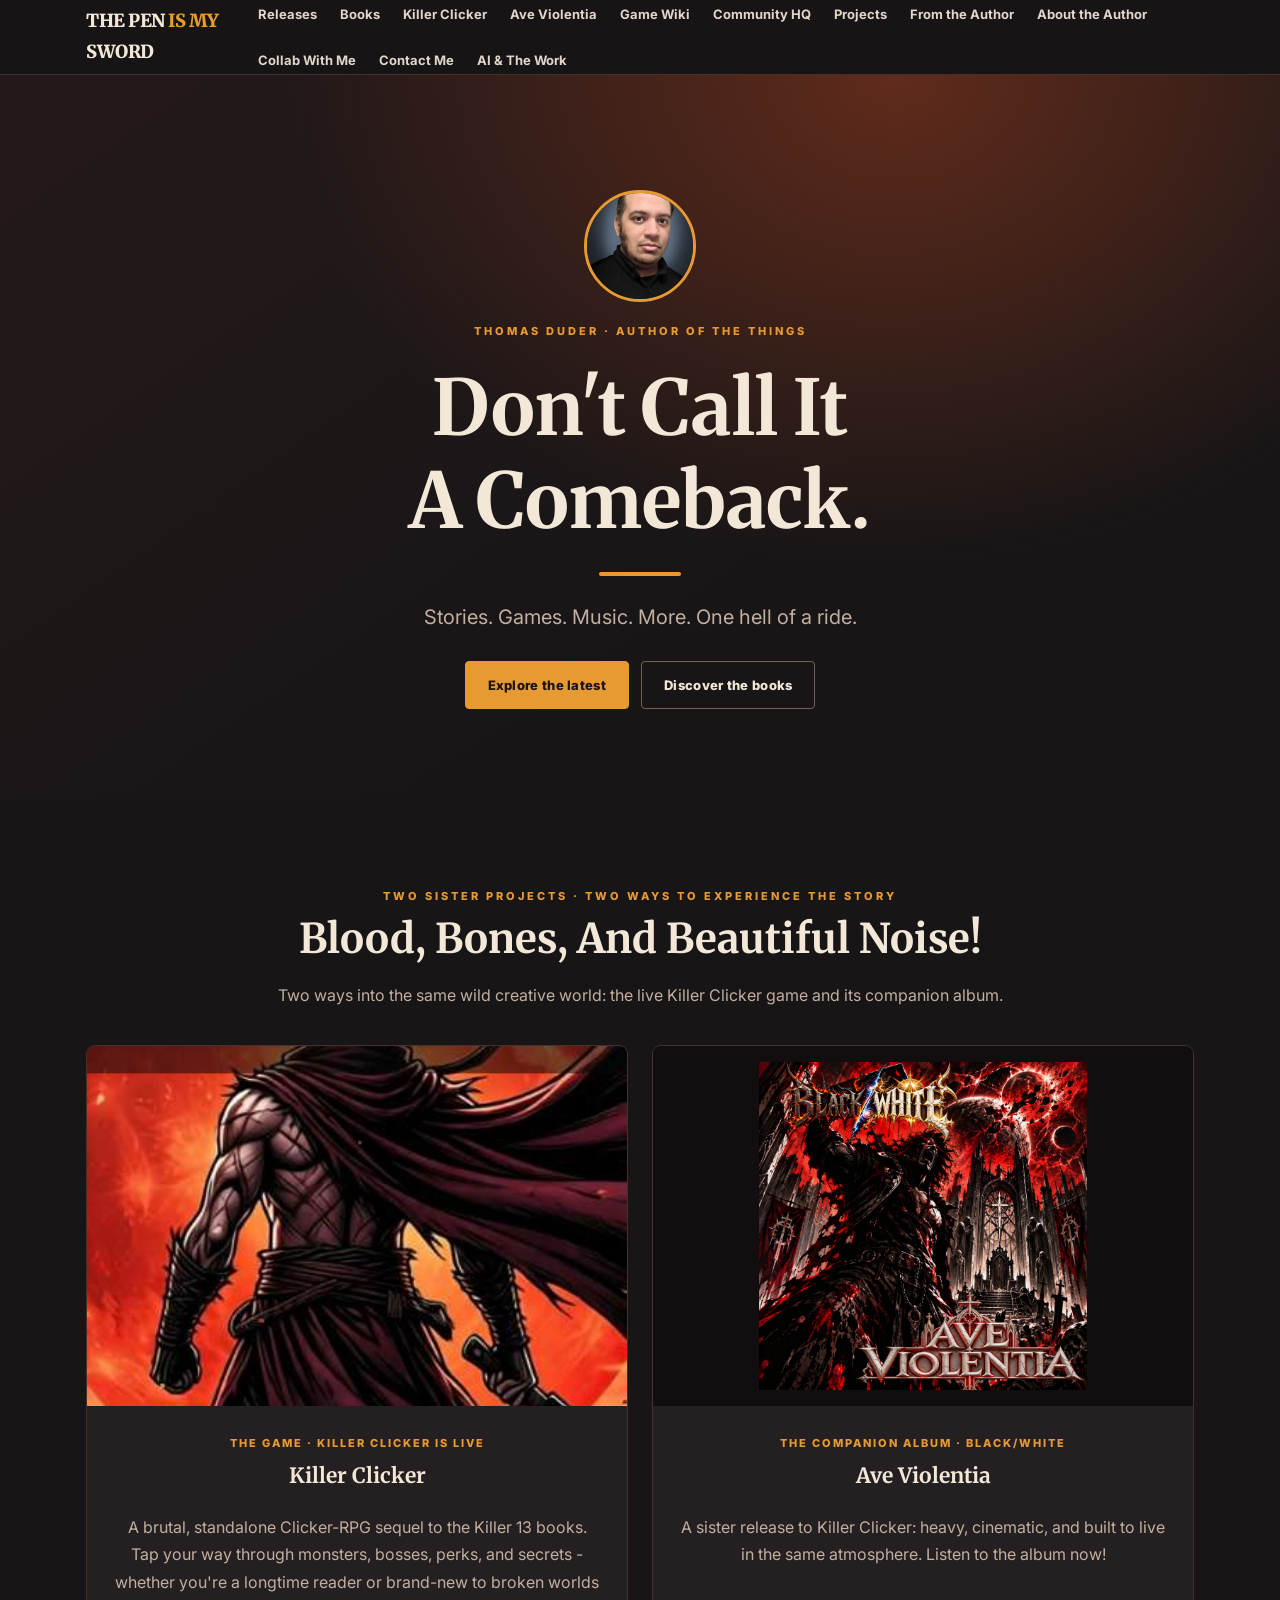
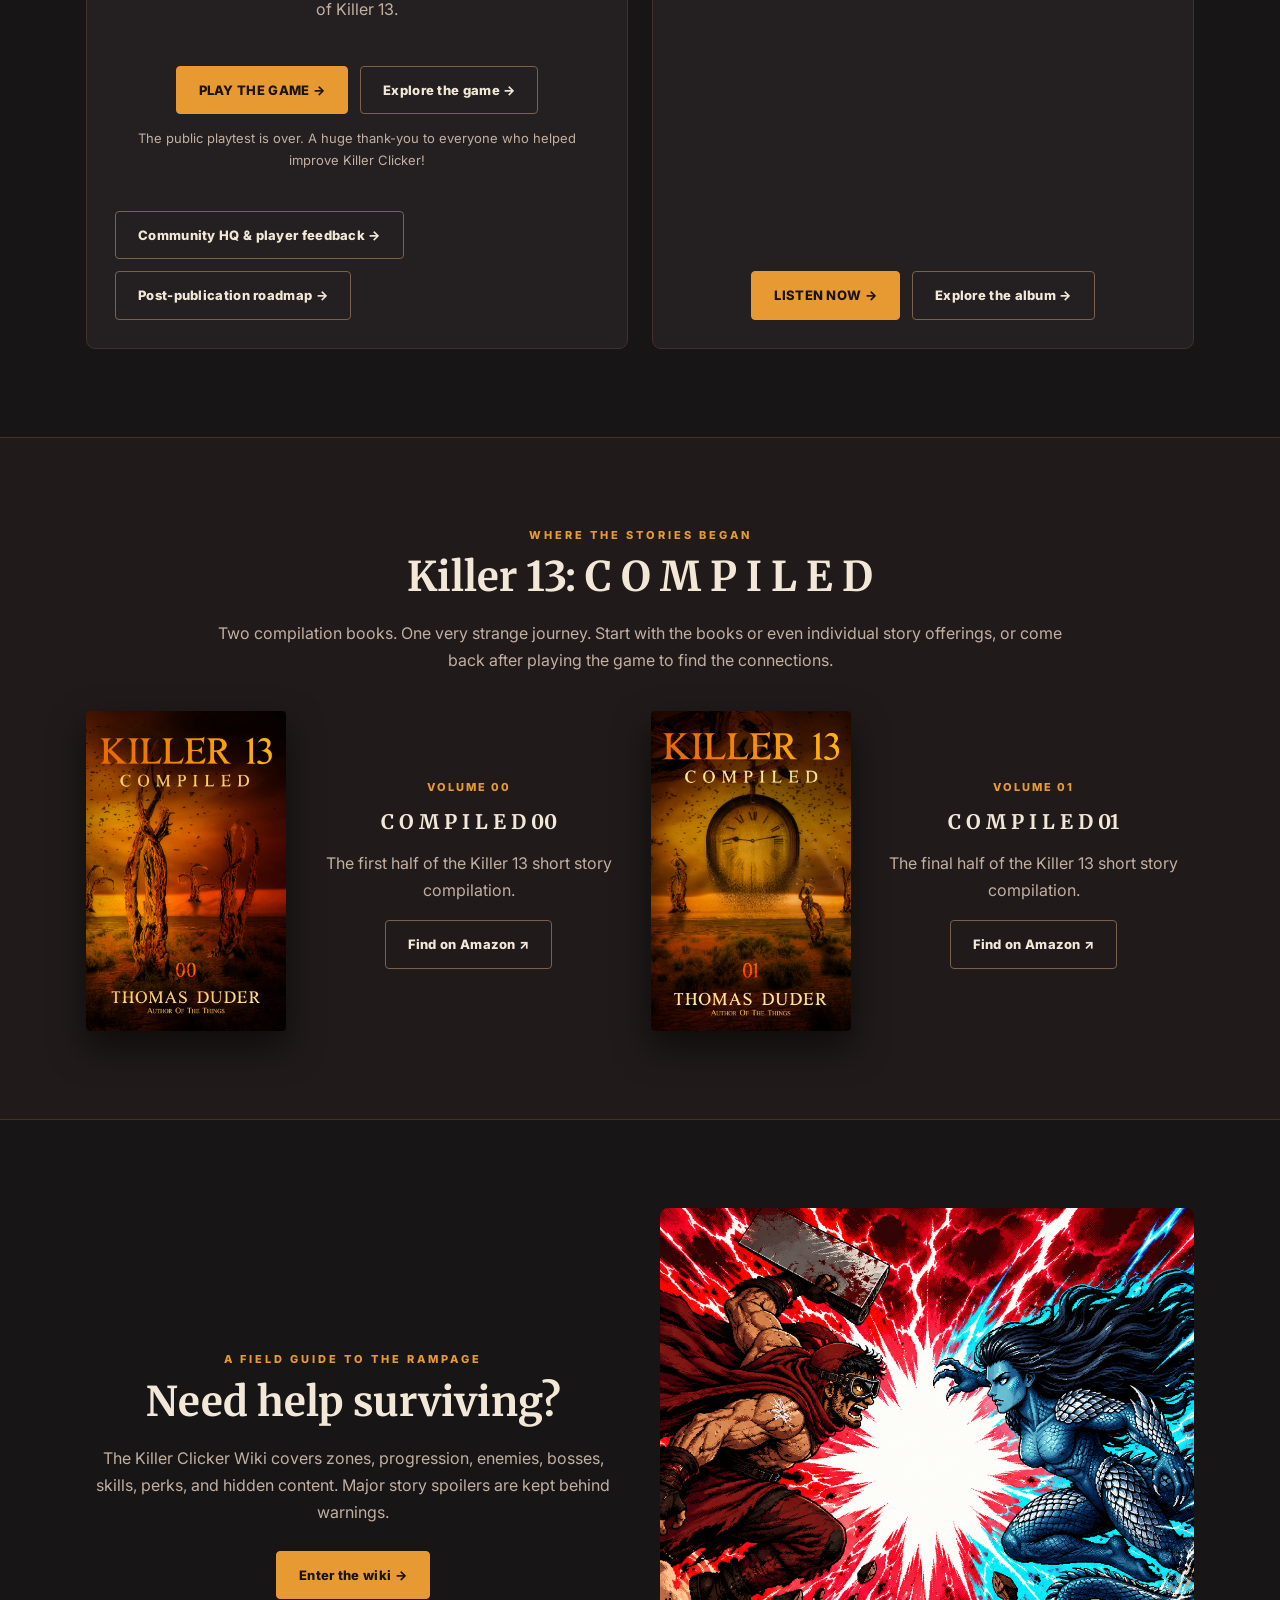
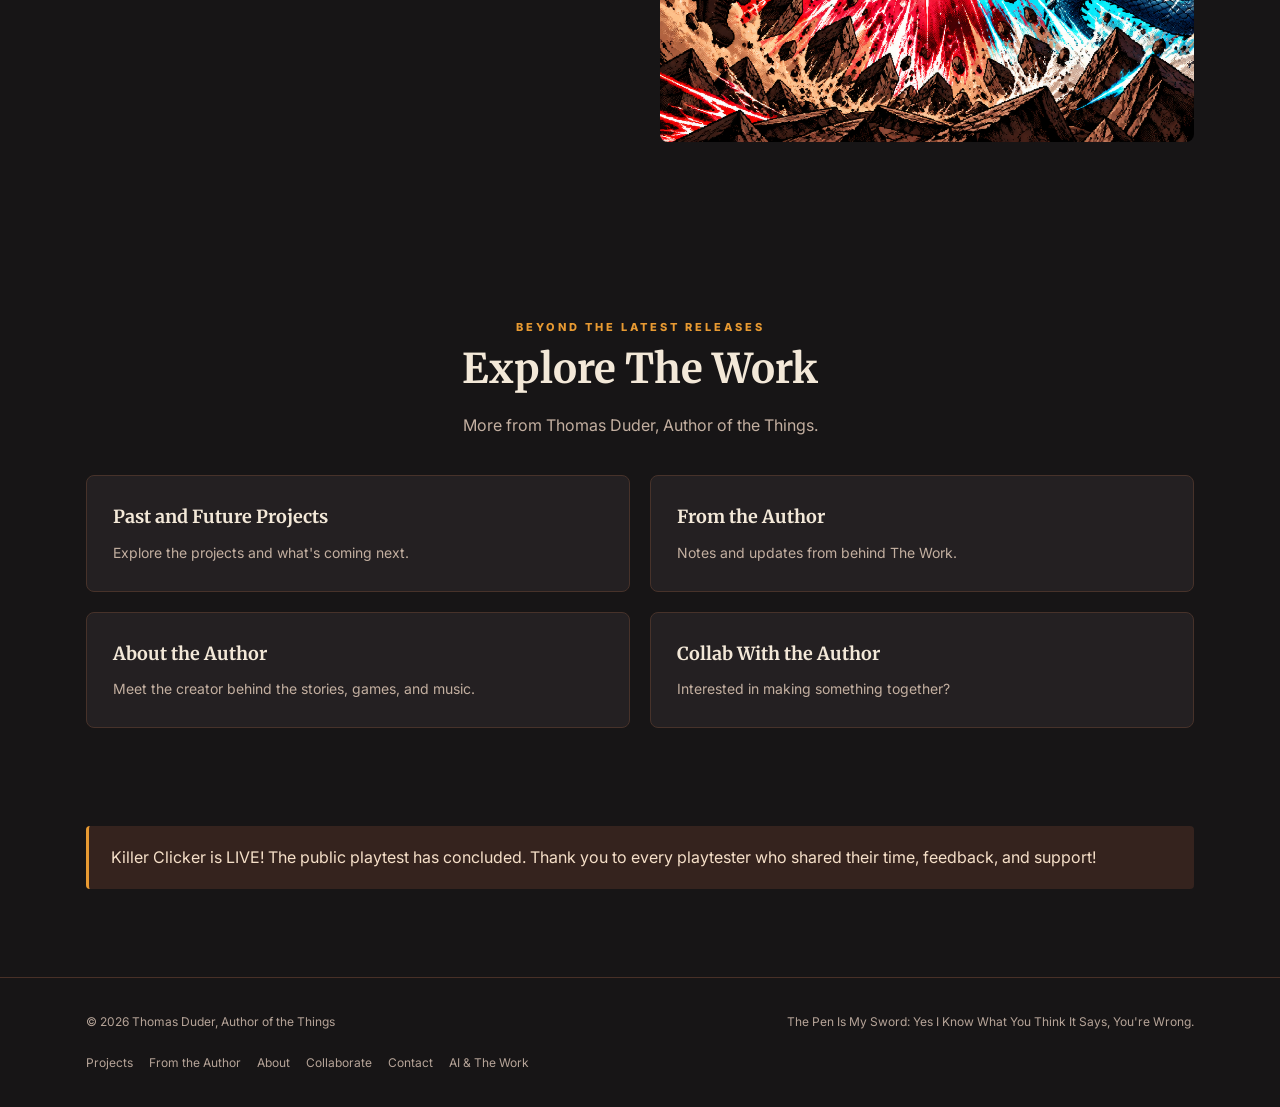
<file: index.html>
<!DOCTYPE html>

<html lang="en"><head><meta charset="utf-8"/><meta content="width=device-width,initial-scale=1" name="viewport"/><meta content="#171516" name="theme-color"/><meta content="Explore the fiction, games, and music of Thomas Duder, Author of the Things. Discover Killer 13, the Killer Clicker RPG, and BLACK/WHITE: Ave Violentia." name="description"/><title>The Pen Is My Sword | Thomas Duder, Author of the Things</title><link href="style.css" rel="stylesheet"/><link href="https://www.thepenismysword.com/" rel="canonical"/><meta content="index, follow, max-image-preview:large, max-snippet:-1, max-video-preview:-1" name="robots"/><meta content="website" property="og:type"/><meta content="The Pen Is My Sword" property="og:site_name"/><meta content="The Pen Is My Sword | Thomas Duder, Author of the Things" property="og:title"/><meta content="Explore the fiction, games, and music of Thomas Duder, Author of the Things. Discover Killer 13, the Killer Clicker RPG, and BLACK/WHITE: Ave Violentia." property="og:description"/><meta content="https://www.thepenismysword.com/" property="og:url"/><meta content="https://www.thepenismysword.com/assets/game.jpg" property="og:image"/><meta content="The Pen Is My Sword | Thomas Duder, Author of the Things" property="og:image:alt"/><meta content="summary_large_image" name="twitter:card"/><meta content="The Pen Is My Sword | Thomas Duder, Author of the Things" name="twitter:title"/><meta content="Explore the fiction, games, and music of Thomas Duder, Author of the Things. Discover Killer 13, the Killer Clicker RPG, and BLACK/WHITE: Ave Violentia." name="twitter:description"/><meta content="https://www.thepenismysword.com/assets/game.jpg" name="twitter:image"/><script type="application/ld+json">{"@context": "https://schema.org", "@graph": [{"@type": "WebSite", "@id": "https://www.thepenismysword.com/#website", "url": "https://www.thepenismysword.com/", "name": "The Pen Is My Sword", "description": "Explore the fiction, games, and music of Thomas Duder, Author of the Things. Discover Killer 13, the Killer Clicker RPG, and BLACK/WHITE: Ave Violentia.", "publisher": {"@id": "https://www.thepenismysword.com/#author"}}, {"@type": "Person", "@id": "https://www.thepenismysword.com/#author", "name": "Thomas Duder", "alternateName": "Thomas Duder, Author of the Things", "url": "https://www.thepenismysword.com/", "image": "https://www.thepenismysword.com/assets/thomas-duder-author.jpg"}]}</script>
<style>
/* Homepage project cards and footer links */
.future-grid {
  display: grid;
  grid-template-columns: repeat(2, minmax(0, 1fr));
  gap: 20px;
}
.future-grid > a {
  display: flex;
  flex-direction: column;
  gap: 8px;
  padding: 26px;
  background: var(--panel, #242022);
  border: 1px solid #47322a;
  border-radius: 8px;
  text-decoration: none;
  min-width: 0;
}
.future-grid > a:hover { border-color: var(--gold, #e89a32); }
.future-grid strong { font-family: Merriweather, Georgia, serif; font-size: 18px; }
.future-grid span { color: var(--muted, #c3afa0); font-size: 14px; }
.footer-extras { display: flex; flex-wrap: wrap; align-items: center; gap: 8px 16px; }
.footer-extras a { text-decoration: none; white-space: nowrap; }
@media (max-width: 650px) {
  .future-grid { grid-template-columns: 1fr; }
  .footer-extras { justify-content: center; }
}
</style>
</head><body><header class="nav"><div class="wrap navin"><a class="brand" href="">THE PEN <em>IS MY</em> SWORD</a><nav class="links"><a href="#releases">Releases</a><a href="#books">Books</a><a href="killer-clicker.html">Killer Clicker</a><a href="ave-violentia.html">Ave Violentia</a><a href="wiki/">Game Wiki</a><a href="killer-clicker-playtest.html">Community HQ</a><a href="projects.html">Projects</a><a href="from-the-author.html">From the Author</a><a href="about.html">About the Author</a><a href="collab.html">Collab With Me</a><a href="contact.html">Contact Me</a><a href="ai-statement.html">AI &amp; The Work</a></nav></div></header><main><div class="hero"><div class="wrap"><img alt="Author portrait of Thomas Duder, Author of the Things" class="author-portrait" decoding="async" height="112" src="assets/thomas-duder-author.jpg" width="112"/><div class="eyebrow">Thomas Duder · Author of the Things</div><h1>Don't Call It<br/>A Comeback.</h1><div class="rule"></div><p>Stories.  Games.  Music.  More.  One hell of a ride.</p><div class="actions"><a class="btn" href="#releases">Explore the latest</a><a class="btn secondary" href="#books">Discover the books</a></div></div></div><section id="releases"><div class="wrap">
<div class="sectionhead">
<div class="eyebrow">Two sister projects · Two ways to experience the story</div>
<h2>Blood, Bones, And Beautiful Noise!</h2>
<p>Two ways into the same wild creative world: the live Killer Clicker game and its companion album.</p>
</div>
<div class="duo">
<article class="feature game">
<img alt="Official Killer Clicker title artwork" decoding="async" src="assets/game.jpg"/>
<div class="content">
<span class="label">The game · Killer Clicker is LIVE</span>
<h3>Killer Clicker</h3>
<p>A brutal, standalone Clicker-RPG sequel to the Killer 13 books.  Tap your way through monsters, bosses, perks, and secrets - whether you're a longtime reader or brand-new to broken worlds of Killer 13.</p>
<div class="actions">
<a class="btn" href="https://makeplay.ai/p/34j8pznbsa" rel="noopener noreferrer" target="_blank">PLAY THE GAME →</a>
<a class="btn secondary" href="killer-clicker.html">Explore the game →</a>
</div>
<p class="small">The public playtest is over.  A huge thank-you to everyone who helped improve Killer Clicker!</p><div class="actions"><a class="btn secondary" href="killer-clicker-playtest.html">Community HQ &amp; player feedback →</a><a class="btn secondary" href="killer-clicker-playtest.html#roadmap">Post-publication roadmap →</a></div></div>
</article>
<article class="feature album">
<img alt="BLACK/WHITE Ave Violentia album cover" decoding="async" src="assets/album.png"/>
<div class="content">
<span class="label">The companion album · BLACK/WHITE</span>
<h3>Ave Violentia</h3>
<p>A sister release to Killer Clicker: heavy, cinematic, and built to live in the same atmosphere.  Listen to the album now!</p>
<div class="actions">
<a class="btn" href="https://www.youtube.com/playlist?list=PLbl0sF8eewJY" rel="noopener noreferrer" target="_blank">LISTEN NOW →</a>
<a class="btn secondary" href="ave-violentia.html">Explore the album →</a>
</div>
</div>
</article>
</div>
</div></section><section class="books" id="books"><div class="wrap"><div class="sectionhead"><div class="eyebrow">Where the stories began</div><h2>Killer 13: C O M P I L E D</h2><p>Two compilation books.  One very strange journey.  Start with the books or even individual story offerings, or come back after playing the game to find the connections.</p></div><div class="bookgrid"><img alt="Killer 13 Compiled 00 official book cover" decoding="async" src="assets/book00.jpg"/><div><span class="label">Volume 00</span><h3>C O M P I L E D 00</h3><p>The first half of the Killer 13 short story compilation.</p><a class="btn secondary" href="https://www.amazon.com/dp/B09Z28NG97" rel="noopener" target="_blank">Find on Amazon ↗</a></div><img alt="Killer 13 Compiled 01 official book cover" decoding="async" src="assets/book01.jpg"/><div><span class="label">Volume 01</span><h3>C O M P I L E D 01</h3><p>The final half of the Killer 13 short story compilation.</p><a class="btn secondary" href="https://www.amazon.com/dp/B09Z1NYMBM/" rel="noopener" target="_blank">Find on Amazon ↗</a></div></div></div></section><section><div class="wrap wide"><div><div class="eyebrow">A field guide to the rampage</div><h2>Need help surviving?</h2><p>The Killer Clicker Wiki covers zones, progression, enemies, bosses, skills, perks, and hidden content. Major story spoilers are kept behind warnings.</p><a class="btn" href="wiki/">Enter the wiki →</a></div><img alt="Killer Clicker promotional art showing 13 in battle" decoding="async" src="assets/clash.png"/></div></section><section class="future-pages"><div class="wrap"><div class="sectionhead"><div class="eyebrow">Beyond the latest releases</div><h2>Explore The Work</h2><p>More from Thomas Duder, Author of the Things.</p></div><div class="future-grid"><a href="projects.html"><strong>Past and Future Projects</strong><span>Explore the projects and what's coming next.</span></a><a href="from-the-author.html"><strong>From the Author</strong><span>Notes and updates from behind The Work.</span></a><a href="about.html"><strong>About the Author</strong><span>Meet the creator behind the stories, games, and music.</span></a><a href="collab.html"><strong>Collab With the Author</strong><span>Interested in making something together?</span></a></div></div></section><section style="padding-top:10px"><div class="wrap"><div class="notice">Killer Clicker is LIVE!  The public playtest has concluded.  Thank you to every playtester who shared their time, feedback, and support!</div></div></section></main><footer class="footer"><div class="wrap"><span>© 2026 Thomas Duder, Author of the Things</span><span>The Pen Is My Sword: Yes I Know What You Think It Says, You're Wrong.</span><div class="footer-extras"><a href="projects.html">Projects</a><a href="from-the-author.html">From the Author</a><a href="about.html">About</a><a href="collab.html">Collaborate</a><a href="contact.html">Contact</a><a href="ai-statement.html">AI &amp; The Work</a></div></div></footer></body></html>
</file>
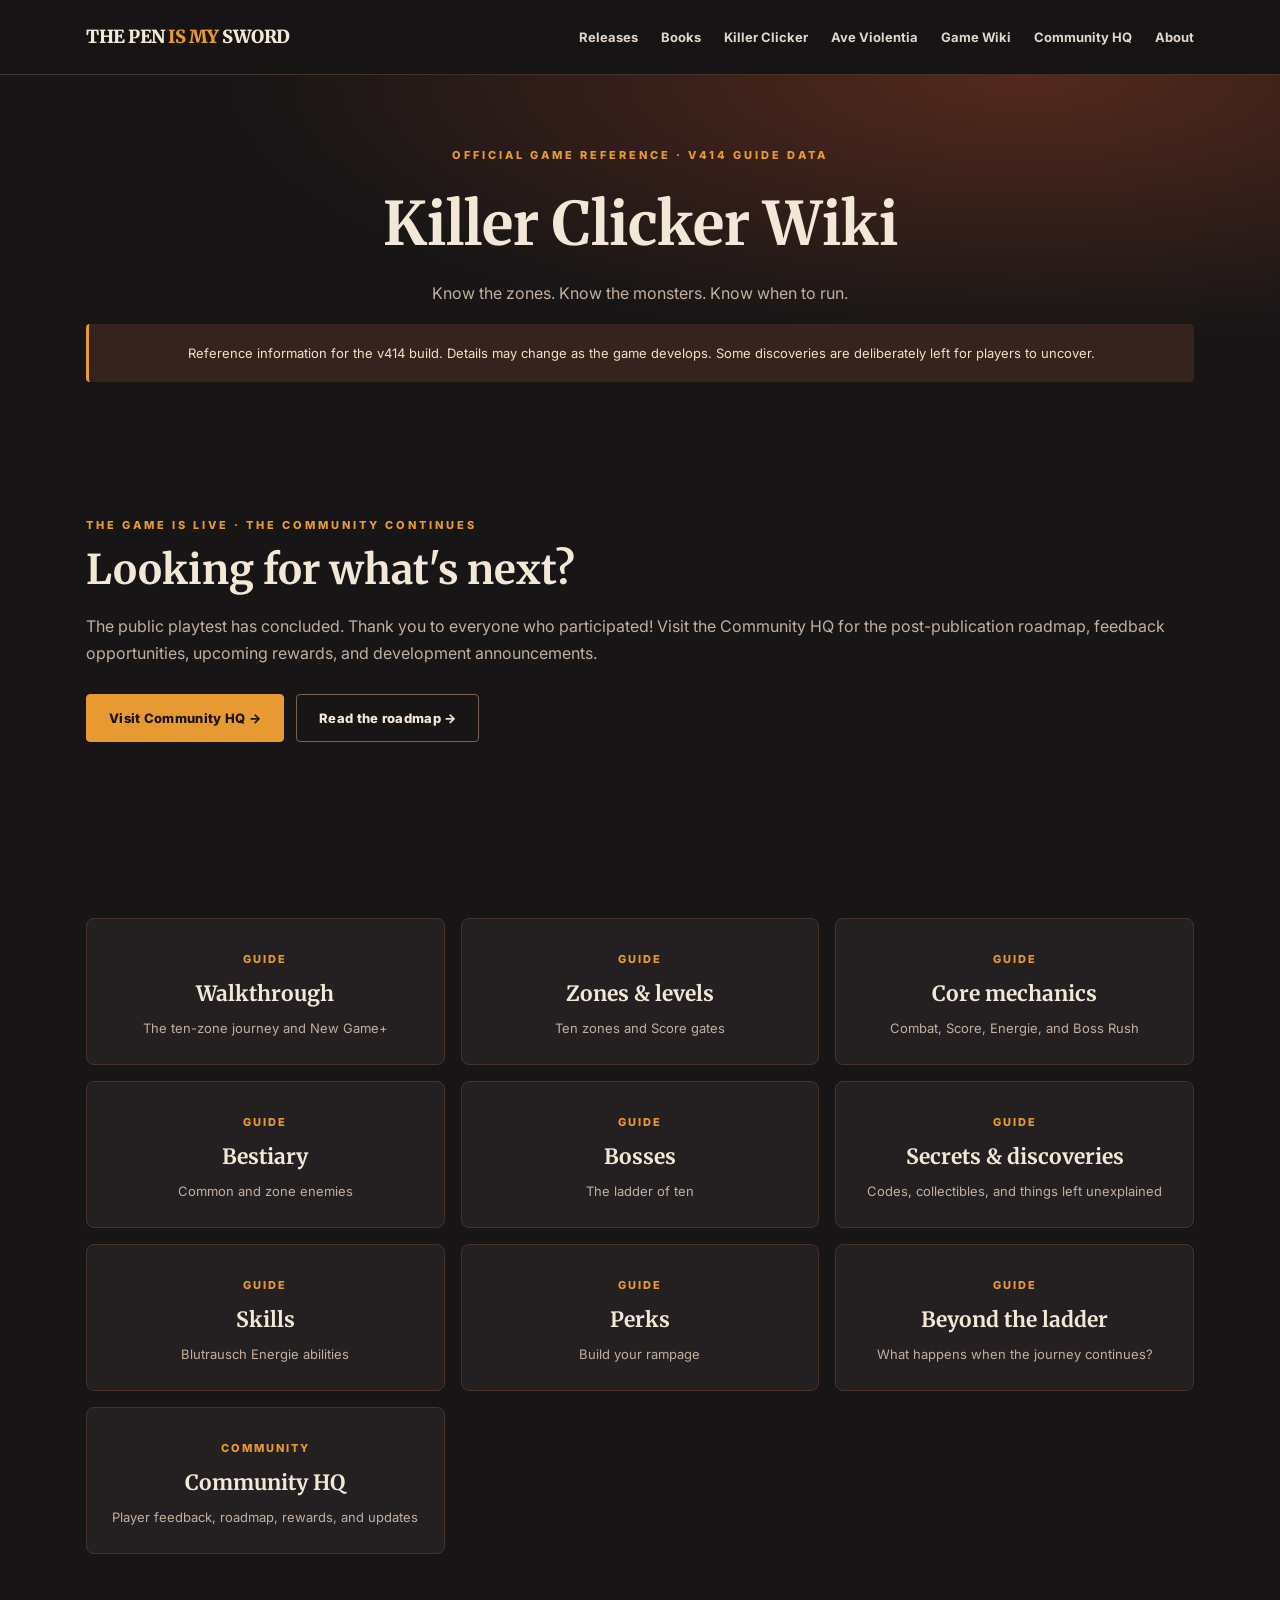
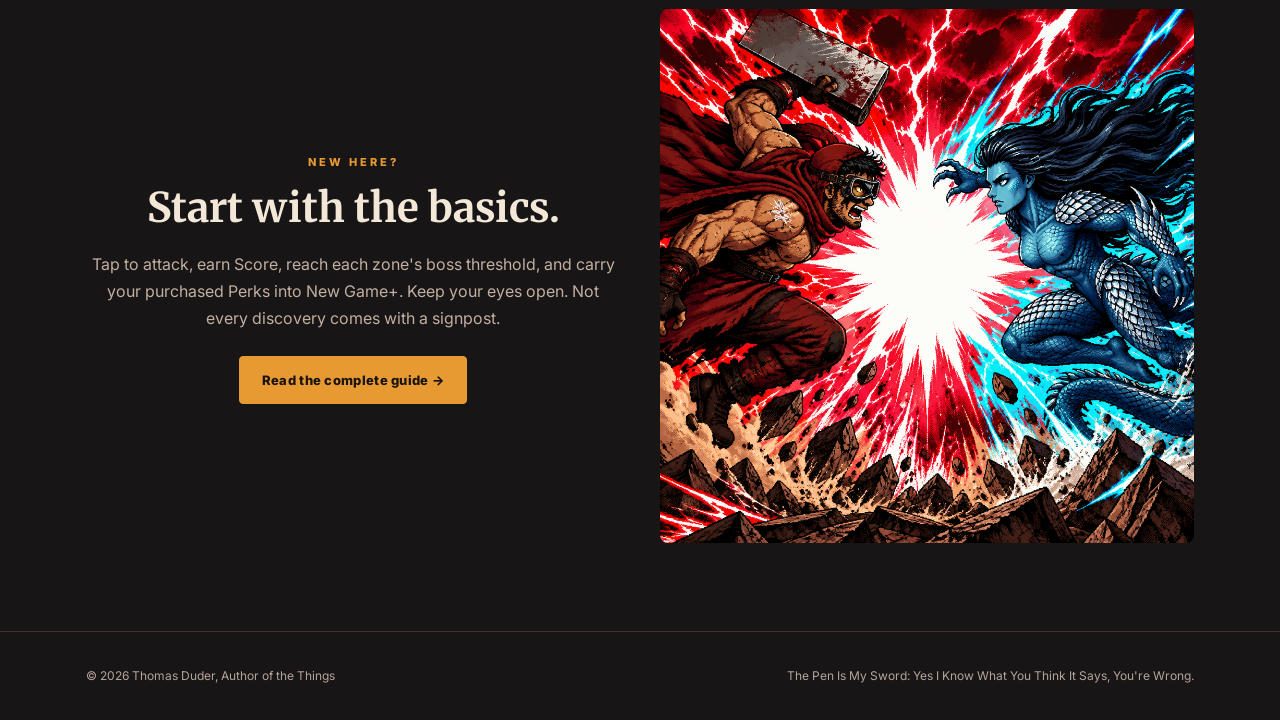
<file: wiki/index.html>
<!DOCTYPE html>

<html lang="en">
<head>
<meta charset="utf-8"/>
<meta content="width=device-width,initial-scale=1" name="viewport"/>
<meta content="#171516" name="theme-color"/>
<meta content="Killer Clicker official game wiki. Explore zones, enemies, combat, skills, perks, and discoveries." name="description"/>
<title>Killer Clicker Wiki | The Pen Is My Sword</title>
<link href="../style.css" rel="stylesheet"/>
</head>
<body>
<header class="nav"><div class="wrap navin"><a class="brand" href="../">THE PEN <em>IS MY</em> SWORD</a><nav class="links"><a href="../#releases">Releases</a><a href="../#books">Books</a><a href="../killer-clicker.html">Killer Clicker</a><a href="../ave-violentia.html">Ave Violentia</a><a href="../wiki/">Game Wiki</a><a href="../killer-clicker-playtest.html">Community HQ</a><a href="../about.html">About</a></nav></div></header>
<div class="pagehero"><div class="wrap"><span class="eyebrow">Official game reference · v414 guide data</span><h1>Killer Clicker Wiki</h1><p>Know the zones. Know the monsters. Know when to run.</p><div class="notice small">Reference information for the v414 build. Details may change as the game develops. Some discoveries are deliberately left for players to uncover.</div></div></div>
<section><div class="wrap"><span class="eyebrow">The game is live · The community continues</span><h2>Looking for what's next?</h2><p>The public playtest has concluded.  Thank you to everyone who participated!  Visit the Community HQ for the post-publication roadmap, feedback opportunities, upcoming rewards, and development announcements.</p><div class="actions"><a class="btn" href="../killer-clicker-playtest.html">Visit Community HQ →</a><a class="btn secondary" href="../killer-clicker-playtest.html#roadmap">Read the roadmap →</a></div></div></section><section><div class="wrap"><div class="wiki-grid">
<a class="tile" href="guide.html#walkthrough"><span class="label">Guide</span><h3>Walkthrough</h3><p>The ten-zone journey and New Game+</p></a>
<a class="tile" href="guide.html#zones"><span class="label">Guide</span><h3>Zones &amp; levels</h3><p>Ten zones and Score gates</p></a>
<a class="tile" href="guide.html#mechanics"><span class="label">Guide</span><h3>Core mechanics</h3><p>Combat, Score, Energie, and Boss Rush</p></a>
<a class="tile" href="guide.html#bestiary"><span class="label">Guide</span><h3>Bestiary</h3><p>Common and zone enemies</p></a>
<a class="tile" href="guide.html#bosses"><span class="label">Guide</span><h3>Bosses</h3><p>The ladder of ten</p></a>
<a class="tile" href="guide.html#hidden"><span class="label">Guide</span><h3>Secrets &amp; discoveries</h3><p>Codes, collectibles, and things left unexplained</p></a>
<a class="tile" href="guide.html#skills"><span class="label">Guide</span><h3>Skills</h3><p>Blutrausch Energie abilities</p></a>
<a class="tile" href="guide.html#perks"><span class="label">Guide</span><h3>Perks</h3><p>Build your rampage</p></a>
<a class="tile" href="guide.html#endings"><span class="label">Guide</span><h3>Beyond the ladder</h3><p>What happens when the journey continues?</p></a>
<a class="tile" href="../killer-clicker-playtest.html"><span class="label">Community</span><h3>Community HQ</h3><p>Player feedback, roadmap, rewards, and updates</p></a></div><div class="wide" style="margin-top:55px"><div><span class="eyebrow">New here?</span><h2>Start with the basics.</h2><p>Tap to attack, earn Score, reach each zone's boss threshold, and carry your purchased Perks into New Game+. Keep your eyes open. Not every discovery comes with a signpost.</p><a class="btn" href="guide.html">Read the complete guide →</a></div><img alt="Killer Clicker promotional battle art" src="../assets/clash.png"/></div></div></section>
<footer class="footer"><div class="wrap"><span>© 2026 Thomas Duder, Author of the Things</span><span>The Pen Is My Sword: Yes I Know What You Think It Says, You're Wrong.</span></div></footer>
</body>
</html>
</file>
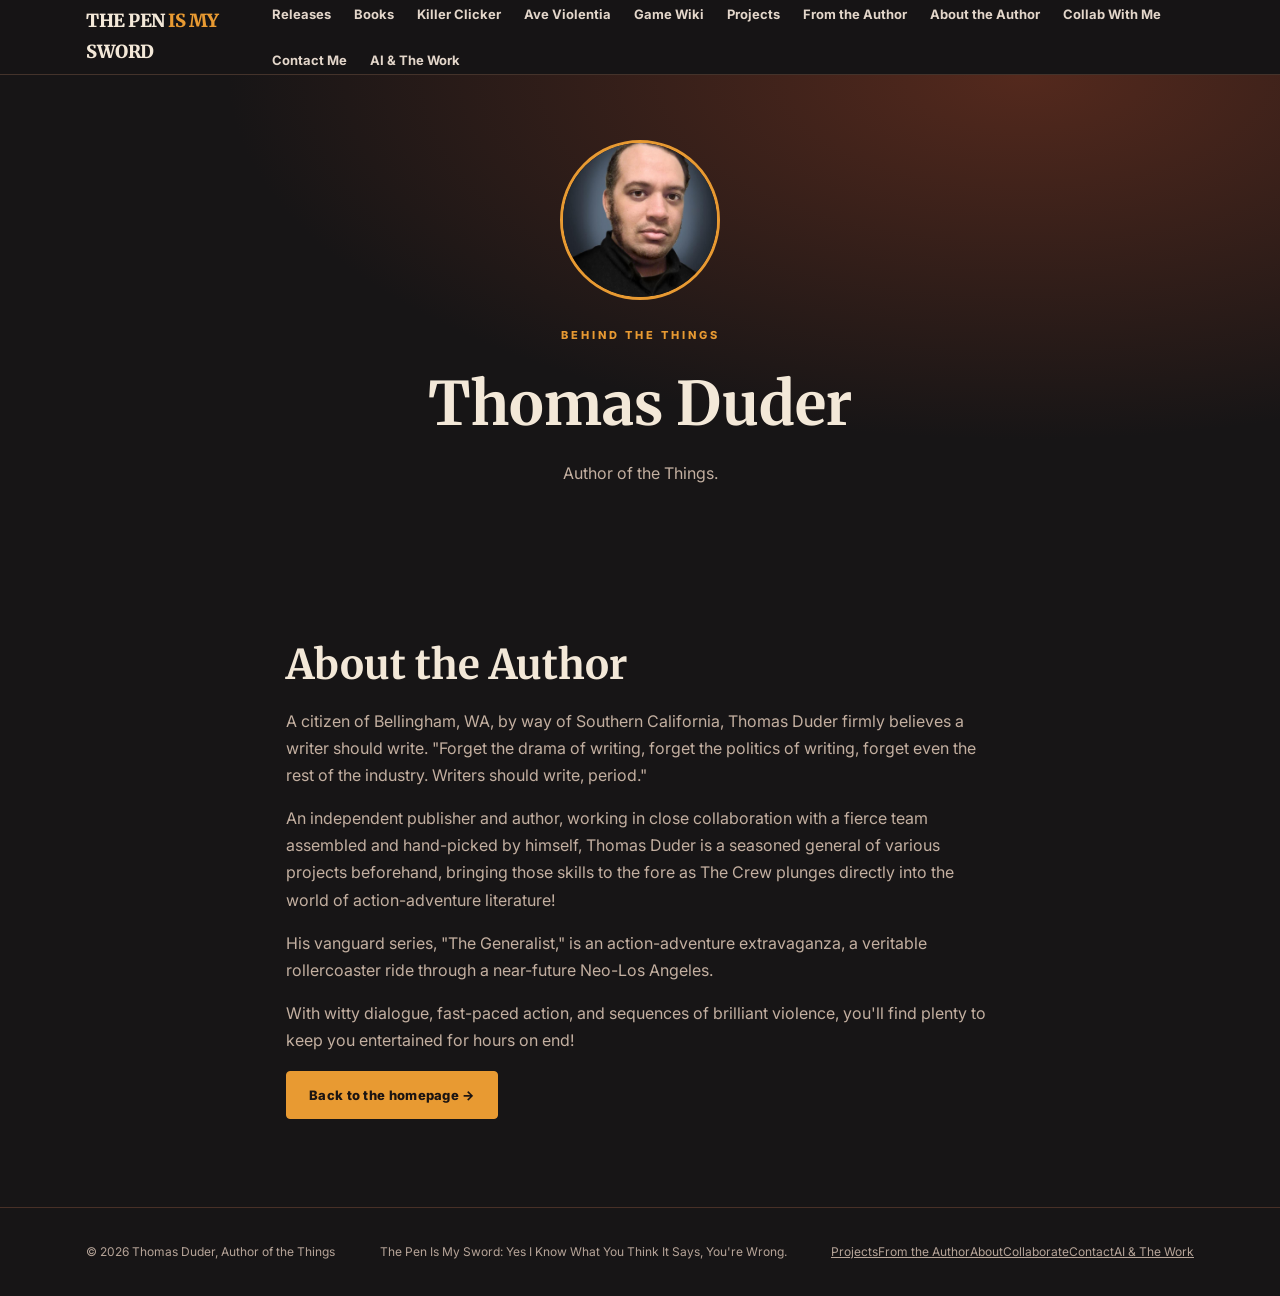
<file: about.html>
<!DOCTYPE html>

<html lang="en"><head><meta charset="utf-8"/><meta content="width=device-width,initial-scale=1" name="viewport"/><meta content="#171516" name="theme-color"/><meta content="About Thomas Duder, independent author and publisher, creator of The Generalist and action-adventure fiction set in Neo-Los Angeles." name="description"/><title>About Thomas Duder | Author of the Things</title><link href="style.css" rel="stylesheet"/><link href="https://www.thepenismysword.com/about.html" rel="canonical"/><meta content="index, follow, max-image-preview:large, max-snippet:-1, max-video-preview:-1" name="robots"/><meta content="article" property="og:type"/><meta content="The Pen Is My Sword" property="og:site_name"/><meta content="About Thomas Duder | Author of the Things" property="og:title"/><meta content="About Thomas Duder, independent author and publisher, creator of The Generalist and action-adventure fiction set in Neo-Los Angeles." property="og:description"/><meta content="https://www.thepenismysword.com/about.html" property="og:url"/><meta content="https://www.thepenismysword.com/assets/thomas-duder-author.jpg" property="og:image"/><meta content="About Thomas Duder | Author of the Things" property="og:image:alt"/><meta content="summary_large_image" name="twitter:card"/><meta content="About Thomas Duder | Author of the Things" name="twitter:title"/><meta content="About Thomas Duder, independent author and publisher, creator of The Generalist and action-adventure fiction set in Neo-Los Angeles." name="twitter:description"/><meta content="https://www.thepenismysword.com/assets/thomas-duder-author.jpg" name="twitter:image"/><script type="application/ld+json">{"@context": "https://schema.org", "@type": "AboutPage", "name": "About Thomas Duder | Author of the Things", "url": "https://www.thepenismysword.com/about.html", "about": {"@type": "Person", "name": "Thomas Duder", "url": "https://www.thepenismysword.com/"}}</script></head><body><header class="nav"><div class="wrap navin"><a class="brand" href="index.html">THE PEN <em>IS MY</em> SWORD</a><nav class="links"><a href="index.html#releases">Releases</a><a href="index.html#books">Books</a><a href="killer-clicker.html">Killer Clicker</a><a href="ave-violentia.html">Ave Violentia</a><a href="wiki/">Game Wiki</a><a href="projects.html">Projects</a><a href="from-the-author.html">From the Author</a><a href="about.html">About the Author</a><a href="collab.html">Collab With Me</a><a href="contact.html">Contact Me</a><a href="ai-statement.html">AI &amp; The Work</a></nav></div></header><div class="pagehero"><div class="wrap"><img alt="Author portrait of Thomas Duder, Author of the Things" class="author-portrait author-portrait-about" decoding="async" height="160" loading="lazy" src="assets/thomas-duder-author.jpg" width="160"/><span class="eyebrow">Behind the things</span><h1>Thomas Duder</h1><p>Author of the Things.</p></div></div><section><div class="wrap simple"><h2>About the Author</h2><p>A citizen of Bellingham, WA, by way of Southern California, Thomas Duder firmly believes a writer should write. "Forget the drama of writing, forget the politics of writing, forget even the rest of the industry. Writers should write, period."</p><p>An independent publisher and author, working in close collaboration with a fierce team assembled and hand-picked by himself, Thomas Duder is a seasoned general of various projects beforehand, bringing those skills to the fore as The Crew plunges directly into the world of action-adventure literature!</p><p>His vanguard series, "The Generalist," is an action-adventure extravaganza, a veritable rollercoaster ride through a near-future Neo-Los Angeles.</p><p>With witty dialogue, fast-paced action, and sequences of brilliant violence, you'll find plenty to keep you entertained for hours on end!</p><a class="btn" href="index.html">Back to the homepage →</a></div></section><footer class="footer"><div class="wrap"><span>© 2026 Thomas Duder, Author of the Things</span><span>The Pen Is My Sword: Yes I Know What You Think It Says, You're Wrong.</span><div class="footer-extras"><a href="projects.html">Projects</a><a href="from-the-author.html">From the Author</a><a href="about.html">About</a><a href="collab.html">Collaborate</a><a href="contact.html">Contact</a><a href="ai-statement.html">AI &amp; The Work</a></div></div></footer></body></html>
</file>
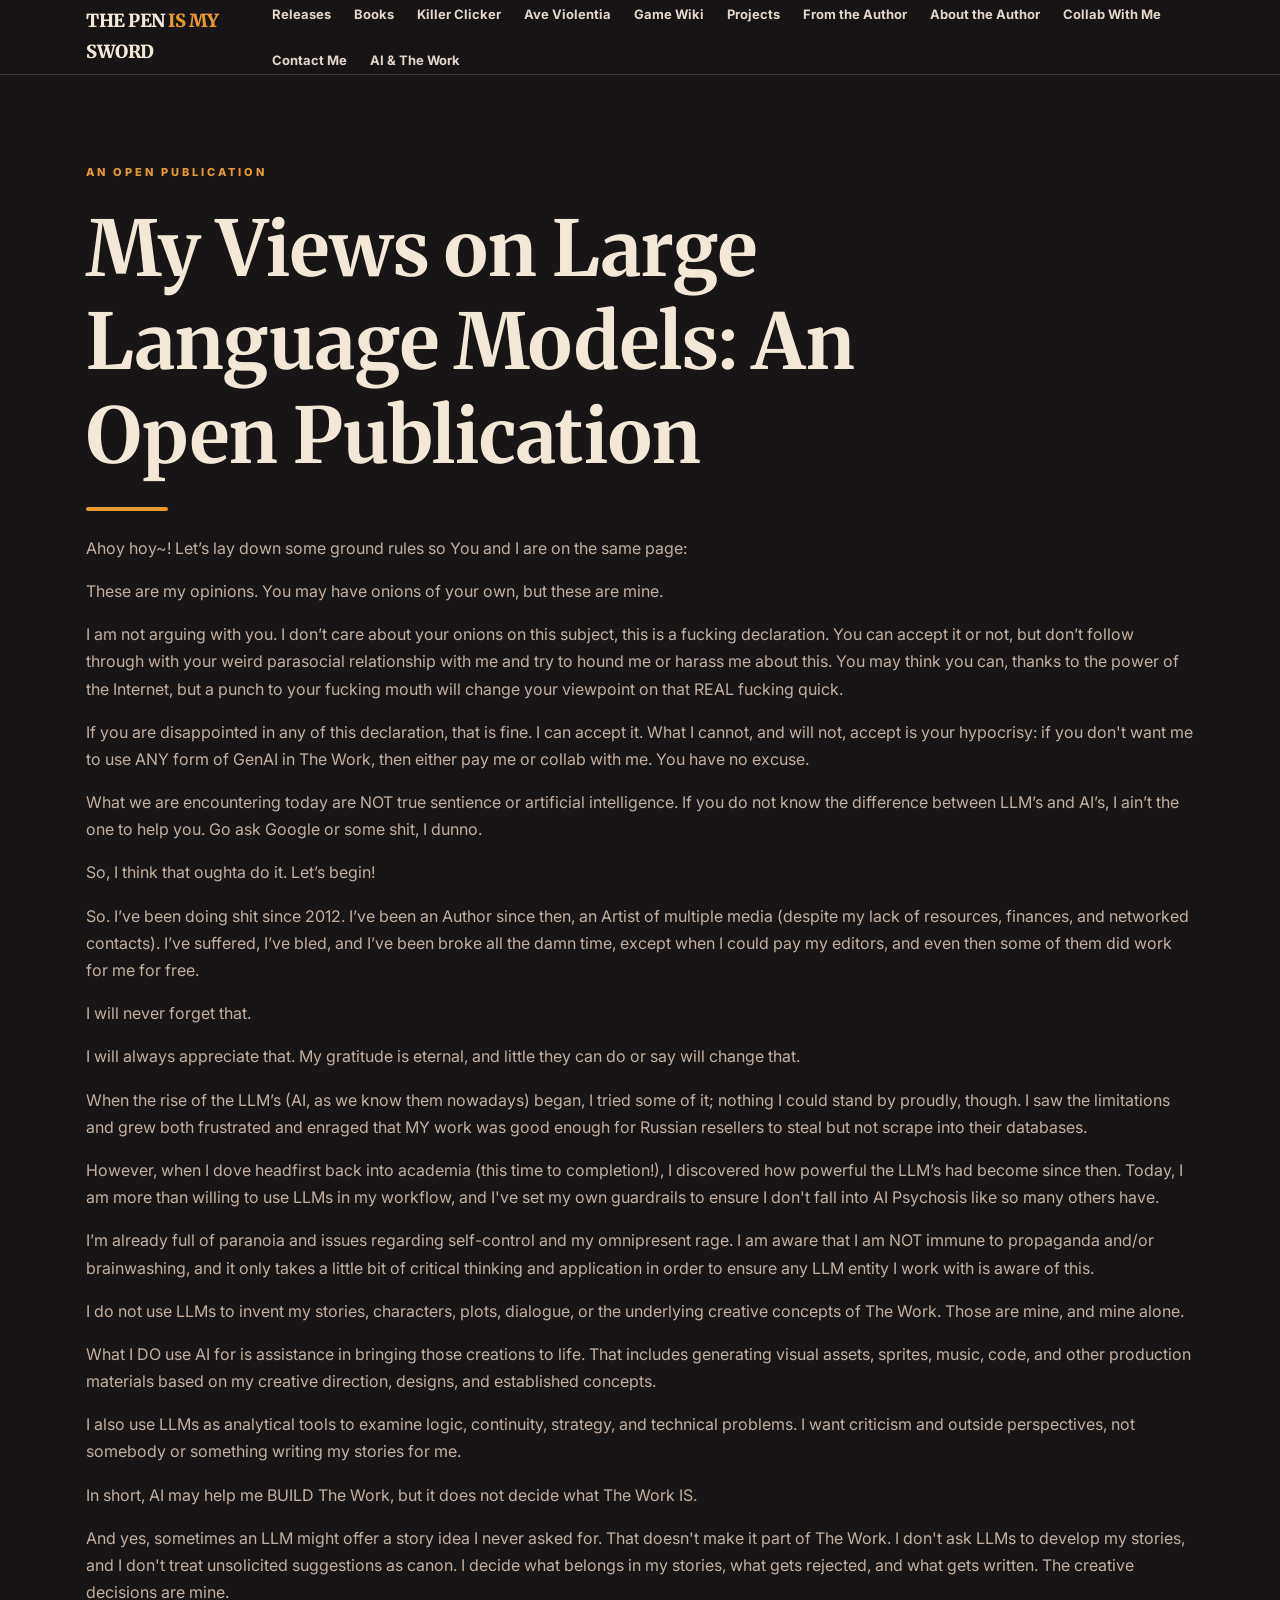
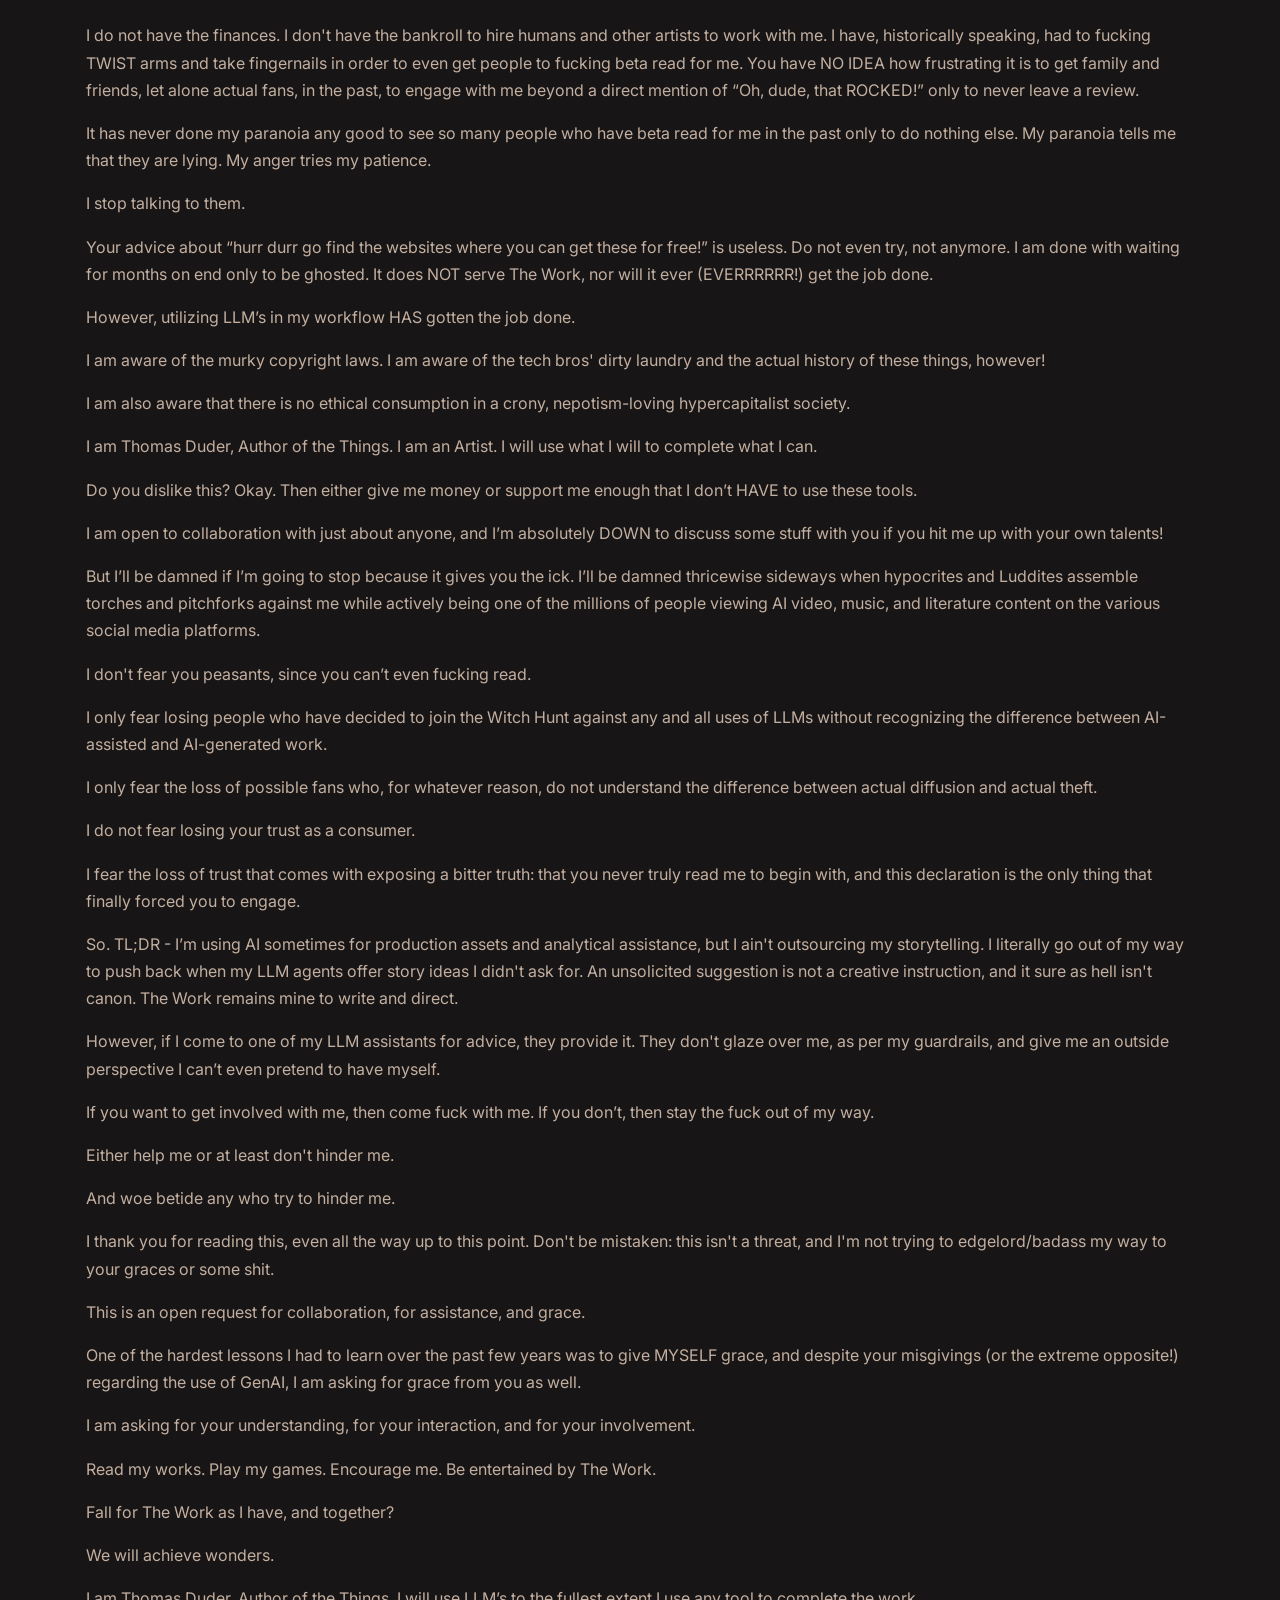
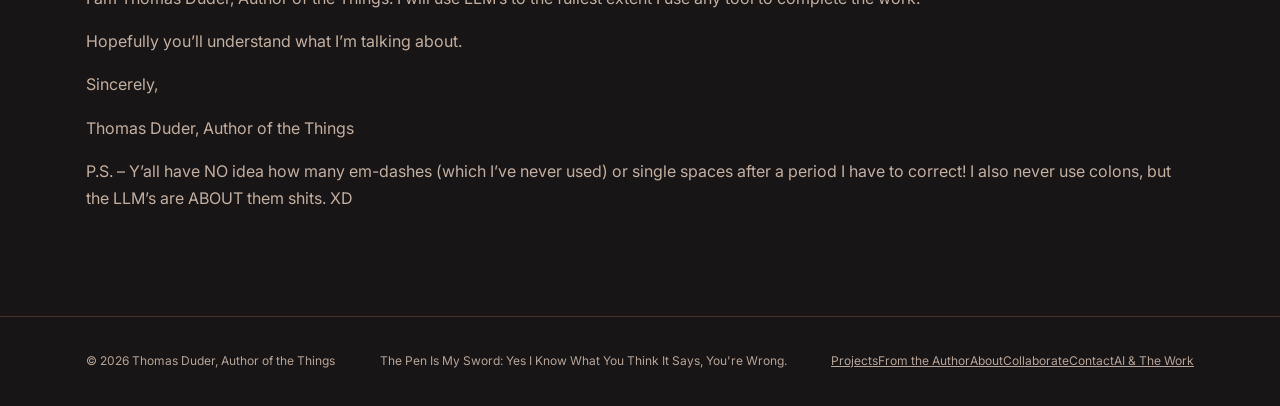
<file: ai-statement.html>
<!DOCTYPE html>

<html lang="en"><head><meta charset="utf-8"/><meta content="width=device-width,initial-scale=1" name="viewport"/><meta content="#171516" name="theme-color"/><meta content="Thomas Duder, Author of the Things, explains his views on large language models, AI-assisted creativity, authorship, and collaboration." name="description"/><title>My Views on Large Language Models | Thomas Duder</title><link href="style.css" rel="stylesheet"/><link href="https://www.thepenismysword.com/ai-statement.html" rel="canonical"/><meta content="index, follow, max-image-preview:large, max-snippet:-1, max-video-preview:-1" name="robots"/><meta content="article" property="og:type"/><meta content="The Pen Is My Sword" property="og:site_name"/><meta content="My Views on Large Language Models: An Open Publication" property="og:title"/><meta content="Thomas Duder, Author of the Things, explains his views on large language models, AI-assisted creativity, authorship, and collaboration." property="og:description"/><meta content="https://www.thepenismysword.com/ai-statement.html" property="og:url"/><meta content="https://www.thepenismysword.com/assets/thomas-duder-author.jpg" property="og:image"/><meta content="About Thomas Duder | Author of the Things" property="og:image:alt"/><meta content="summary_large_image" name="twitter:card"/><meta content="My Views on Large Language Models: An Open Publication" name="twitter:title"/><meta content="Thomas Duder, Author of the Things, explains his views on large language models, AI-assisted creativity, authorship, and collaboration." name="twitter:description"/><meta content="https://www.thepenismysword.com/assets/thomas-duder-author.jpg" name="twitter:image"/></head><body><header class="nav"><div class="wrap navin"><a class="brand" href="index.html">THE PEN <em>IS MY</em> SWORD</a><nav class="links"><a href="index.html#releases">Releases</a><a href="index.html#books">Books</a><a href="killer-clicker.html">Killer Clicker</a><a href="ave-violentia.html">Ave Violentia</a><a href="wiki/">Game Wiki</a><a href="projects.html">Projects</a><a href="from-the-author.html">From the Author</a><a href="about.html">About the Author</a><a href="collab.html">Collab With Me</a><a href="contact.html">Contact Me</a><a href="ai-statement.html">AI &amp; The Work</a></nav></div></header><main><section class="inner-landing"><div class="wrap narrow"><div class="eyebrow">AN OPEN PUBLICATION</div><h1>My Views on Large Language Models: An Open Publication</h1><div class="rule"></div><article class="author-post"><p>Ahoy hoy~!  Let’s lay down some ground rules so You and I are on the same page:</p><p class="statement-rule">These are my opinions.  You may have onions of your own, but these are mine.</p><p class="statement-rule">I am not arguing with you.  I don’t care about your onions on this subject, this is a fucking declaration.  You can accept it or not, but don’t follow through with your weird parasocial relationship with me and try to hound me or harass me about this.  You may think you can, thanks to the power of the Internet, but a punch to your fucking mouth will change your viewpoint on that REAL fucking quick.</p><p class="statement-rule">If you are disappointed in any of this declaration, that is fine.  I can accept it.  What I cannot, and will not, accept is your hypocrisy: if you don't want me to use ANY form of GenAI in The Work, then either pay me or collab with me.  You have no excuse.</p><p class="statement-rule">What we are encountering today are NOT true sentience or artificial intelligence.  If you do not know the difference between LLM’s and AI’s, I ain’t the one to help you.  Go ask Google or some shit, I dunno.</p><p>So, I think that oughta do it.  Let’s begin!</p><p>So.  I’ve been doing shit since 2012.  I’ve been an Author since then, an Artist of multiple media (despite my lack of resources, finances, and networked contacts).  I’ve suffered, I’ve bled, and I’ve been broke all the damn time, except when I could pay my editors, and even then some of them did work for me for free.</p><p>I will never forget that.</p><p>I will always appreciate that.  My gratitude is eternal, and little they can do or say will change that.</p><p>When the rise of the LLM’s (AI, as we know them nowadays) began, I tried some of it; nothing I could stand by proudly, though.  I saw the limitations and grew both frustrated and enraged that MY work was good enough for Russian resellers to steal but not scrape into their databases.</p><p>However, when I dove headfirst back into academia (this time to completion!), I discovered how powerful the LLM’s had become since then.  Today, I am more than willing to use LLMs in my workflow, and I've set my own guardrails to ensure I don't fall into AI Psychosis like so many others have.</p><p>I’m already full of paranoia and issues regarding self-control and my omnipresent rage.  I am aware that I am NOT immune to propaganda and/or brainwashing, and it only takes a little bit of critical thinking and application in order to ensure any LLM entity I work with is aware of this.</p><p>I do not use LLMs to invent my stories, characters, plots, dialogue, or the underlying creative concepts of The Work.  Those are mine, and mine alone.</p><p>What I DO use AI for is assistance in bringing those creations to life.  That includes generating visual assets, sprites, music, code, and other production materials based on my creative direction, designs, and established concepts.</p><p>I also use LLMs as analytical tools to examine logic, continuity, strategy, and technical problems.  I want criticism and outside perspectives, not somebody or something writing my stories for me.</p><p>In short, AI may help me BUILD The Work, but it does not decide what The Work IS.</p><p>And yes, sometimes an LLM might offer a story idea I never asked for.  That doesn't make it part of The Work.  I don't ask LLMs to develop my stories, and I don't treat unsolicited suggestions as canon.  I decide what belongs in my stories, what gets rejected, and what gets written.  The creative decisions are mine.</p><p>I do not have the finances.  I don't have the bankroll to hire humans and other artists to work with me.  I have, historically speaking, had to fucking TWIST arms and take fingernails in order to even get people to fucking beta read for me.  You have NO IDEA how frustrating it is to get family and friends, let alone actual fans, in the past, to engage with me beyond a direct mention of “Oh, dude, that ROCKED!” only to never leave a review.</p><p>It has never done my paranoia any good to see so many people who have beta read for me in the past only to do nothing else.  My paranoia tells me that they are lying.  My anger tries my patience.</p><p>I stop talking to them.</p><p>Your advice about “hurr durr go find the websites where you can get these for free!” is useless.  Do not even try, not anymore.  I am done with waiting for months on end only to be ghosted.  It does NOT serve The Work, nor will it ever (EVERRRRRR!) get the job done.</p><p>However, utilizing LLM’s in my workflow HAS gotten the job done.</p><p>I am aware of the murky copyright laws. I am aware of the tech bros' dirty laundry and the actual history of these things, however!</p><p>I am also aware that there is no ethical consumption in a crony, nepotism-loving hypercapitalist society.</p><p>I am Thomas Duder, Author of the Things.  I am an Artist.  I will use what I will to complete what I can.</p><p>Do you dislike this?  Okay.  Then either give me money or support me enough that I don’t HAVE to use these tools.</p><p>I am open to collaboration with just about anyone, and I’m absolutely DOWN to discuss some stuff with you if you hit me up with your own talents!</p><p>But I’ll be damned if I’m going to stop because it gives you the ick.  I’ll be damned thricewise sideways when hypocrites and Luddites assemble torches and pitchforks against me while actively being one of the millions of people viewing AI video, music, and literature content on the various social media platforms.</p><p>I don't fear you peasants, since you can’t even fucking read.</p><p>I only fear losing people who have decided to join the Witch Hunt against any and all uses of LLMs without recognizing the difference between AI-assisted and AI-generated work.</p><p>I only fear the loss of possible fans who, for whatever reason, do not understand the difference between actual diffusion and actual theft.</p><p>I do not fear losing your trust as a consumer.</p><p>I fear the loss of trust that comes with exposing a bitter truth: that you never truly read me to begin with, and this declaration is the only thing that finally forced you to engage.</p><p>So.  TL;DR - I’m using AI sometimes for production assets and analytical assistance, but I ain't outsourcing my storytelling.  I literally go out of my way to push back when my LLM agents offer story ideas I didn't ask for.  An unsolicited suggestion is not a creative instruction, and it sure as hell isn't canon.  The Work remains mine to write and direct.</p><p>However, if I come to one of my LLM assistants for advice, they provide it.  They don't glaze over me, as per my guardrails, and give me an outside perspective I can’t even pretend to have myself.</p><p>If you want to get involved with me, then come fuck with me.  If you don’t, then stay the fuck out of my way.</p><p>Either help me or at least don't hinder me.</p><p>And woe betide any who try to hinder me.</p><p>I thank you for reading this, even all the way up to this point.  Don't be mistaken: this isn't a threat, and I'm not trying to edgelord/badass my way to your graces or some shit.</p><p>This is an open request for collaboration, for assistance, and grace.</p><p>One of the hardest lessons I had to learn over the past few years was to give MYSELF grace, and despite your misgivings (or the extreme opposite!) regarding the use of GenAI, I am asking for grace from you as well.</p><p>I am asking for your understanding, for your interaction, and for your involvement.</p><p>Read my works.  Play my games.  Encourage me.  Be entertained by The Work.</p><p>Fall for The Work as I have, and together?</p><p>We will achieve wonders.</p><p>I am Thomas Duder, Author of the Things.  I will use LLM’s to the fullest extent I use any tool to complete the work.</p><p>Hopefully you’ll understand what I’m talking about.</p><p>Sincerely,</p><p>Thomas Duder, Author of the Things</p><p>P.S. – Y’all have NO idea how many em-dashes (which I’ve never used) or single spaces after a period I have to correct!  I also never use colons, but the LLM’s are ABOUT them shits. XD</p></article></div></section></main><footer class="footer"><div class="wrap"><span>© 2026 Thomas Duder, Author of the Things</span><span>The Pen Is My Sword: Yes I Know What You Think It Says, You're Wrong.</span><div class="footer-extras"><a href="projects.html">Projects</a><a href="from-the-author.html">From the Author</a><a href="about.html">About</a><a href="collab.html">Collaborate</a><a href="contact.html">Contact</a><a href="ai-statement.html">AI &amp; The Work</a></div></div></footer></body></html>
</file>
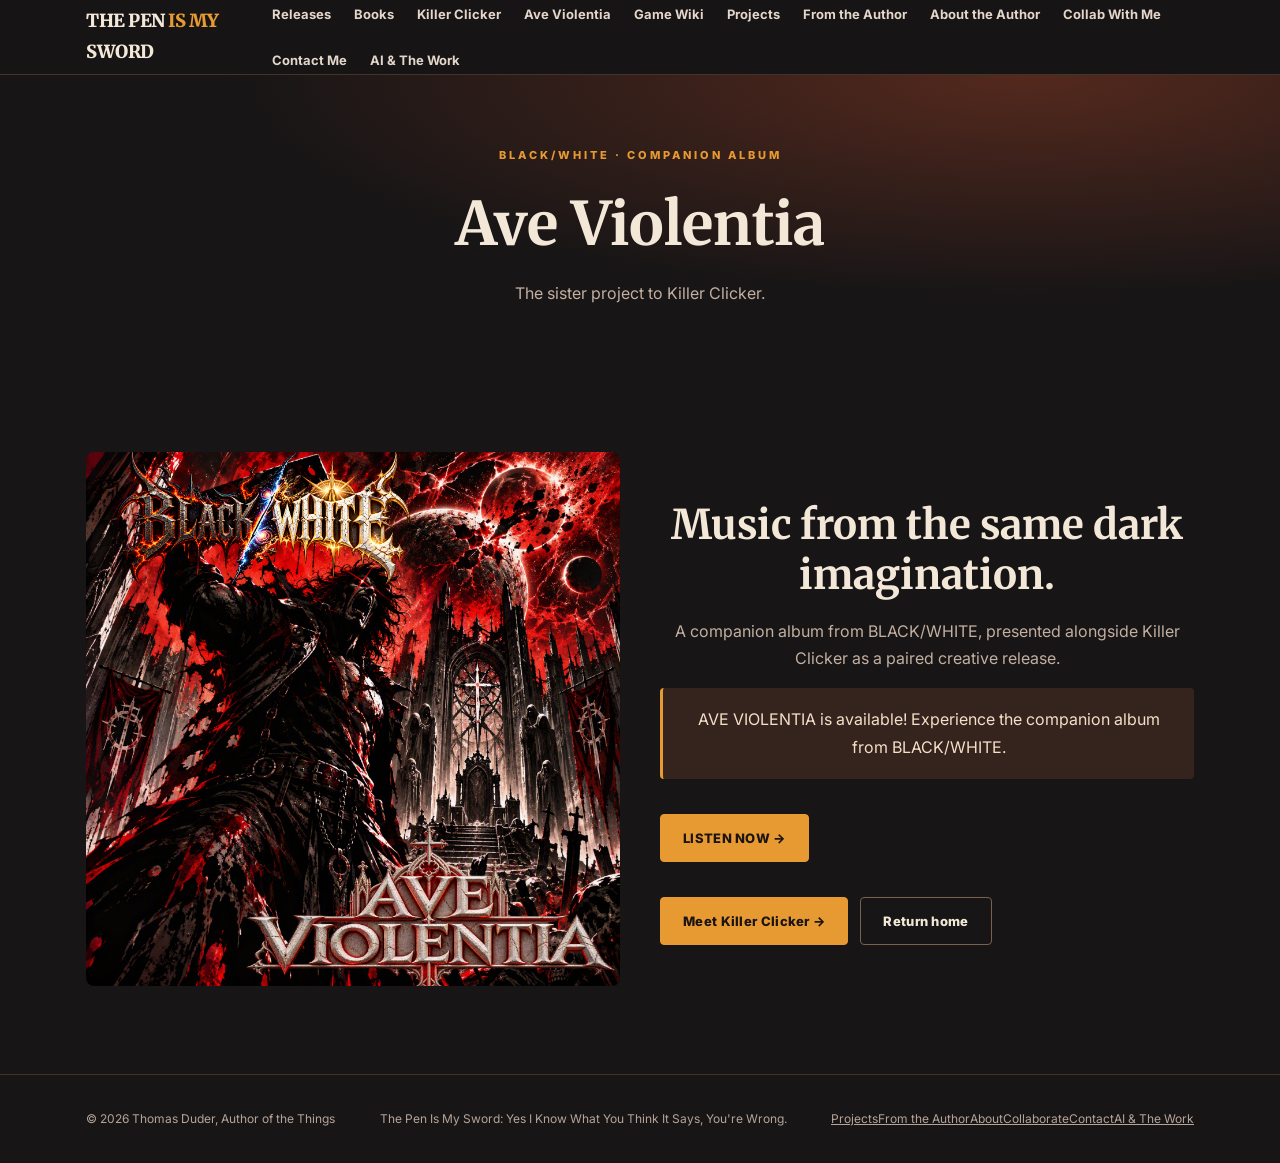
<file: ave-violentia.html>
<!DOCTYPE html>

<html lang="en"><head><meta charset="utf-8"/><meta content="width=device-width,initial-scale=1" name="viewport"/><meta content="#171516" name="theme-color"/><meta content="Discover Ave Violentia by BLACK/WHITE, a heavy, cinematic companion album to Killer Clicker and the world of Killer 13." name="description"/><title>BLACK/WHITE: Ave Violentia | Killer Clicker Companion Album</title><link href="style.css" rel="stylesheet"/><link href="https://www.thepenismysword.com/ave-violentia.html" rel="canonical"/><meta content="index, follow, max-image-preview:large, max-snippet:-1, max-video-preview:-1" name="robots"/><meta content="article" property="og:type"/><meta content="The Pen Is My Sword" property="og:site_name"/><meta content="BLACK/WHITE: Ave Violentia | Killer Clicker Companion Album" property="og:title"/><meta content="Discover Ave Violentia by BLACK/WHITE, a heavy, cinematic companion album to Killer Clicker and the world of Killer 13." property="og:description"/><meta content="https://www.thepenismysword.com/ave-violentia.html" property="og:url"/><meta content="https://www.thepenismysword.com/assets/album.png" property="og:image"/><meta content="BLACK/WHITE: Ave Violentia | Killer Clicker Companion Album" property="og:image:alt"/><meta content="summary_large_image" name="twitter:card"/><meta content="BLACK/WHITE: Ave Violentia | Killer Clicker Companion Album" name="twitter:title"/><meta content="Discover Ave Violentia by BLACK/WHITE, a heavy, cinematic companion album to Killer Clicker and the world of Killer 13." name="twitter:description"/><meta content="https://www.thepenismysword.com/assets/album.png" name="twitter:image"/><script type="application/ld+json">{"@context": "https://schema.org", "@type": "WebPage", "name": "BLACK/WHITE: Ave Violentia | Killer Clicker Companion Album", "url": "https://www.thepenismysword.com/ave-violentia.html", "description": "Discover Ave Violentia by BLACK/WHITE, a heavy, cinematic companion album to Killer Clicker and the world of Killer 13.", "isPartOf": {"@id": "https://www.thepenismysword.com/#website"}}</script></head><body><header class="nav"><div class="wrap navin"><a class="brand" href="index.html">THE PEN <em>IS MY</em> SWORD</a><nav class="links"><a href="index.html#releases">Releases</a><a href="index.html#books">Books</a><a href="killer-clicker.html">Killer Clicker</a><a href="ave-violentia.html">Ave Violentia</a><a href="wiki/">Game Wiki</a><a href="projects.html">Projects</a><a href="from-the-author.html">From the Author</a><a href="about.html">About the Author</a><a href="collab.html">Collab With Me</a><a href="contact.html">Contact Me</a><a href="ai-statement.html">AI &amp; The Work</a></nav></div></header><div class="pagehero"><div class="wrap"><span class="eyebrow">BLACK/WHITE · Companion album</span><h1>Ave Violentia</h1><p>The sister project to Killer Clicker.</p></div></div><section><div class="wrap wide"><img alt="BLACK/WHITE Ave Violentia official album cover" decoding="async" loading="lazy" src="assets/album.png"/><div><h2>Music from the same dark imagination.</h2><p>A companion album from BLACK/WHITE, presented alongside Killer Clicker as a paired creative release.</p><div class="notice">AVE VIOLENTIA is available!  Experience the companion album from BLACK/WHITE.</div>
<div class="actions"><a class="btn" href="https://www.youtube.com/playlist?list=PLbl0sF8eewJY" target="_blank" rel="noopener noreferrer">LISTEN NOW →</a></div><div class="actions"><a class="btn" href="killer-clicker.html">Meet Killer Clicker →</a><a class="btn secondary" href="index.html">Return home</a></div></div></div></section><footer class="footer"><div class="wrap"><span>© 2026 Thomas Duder, Author of the Things</span><span>The Pen Is My Sword: Yes I Know What You Think It Says, You're Wrong.</span><div class="footer-extras"><a href="projects.html">Projects</a><a href="from-the-author.html">From the Author</a><a href="about.html">About</a><a href="collab.html">Collaborate</a><a href="contact.html">Contact</a><a href="ai-statement.html">AI &amp; The Work</a></div></div></footer></body></html>
</file>
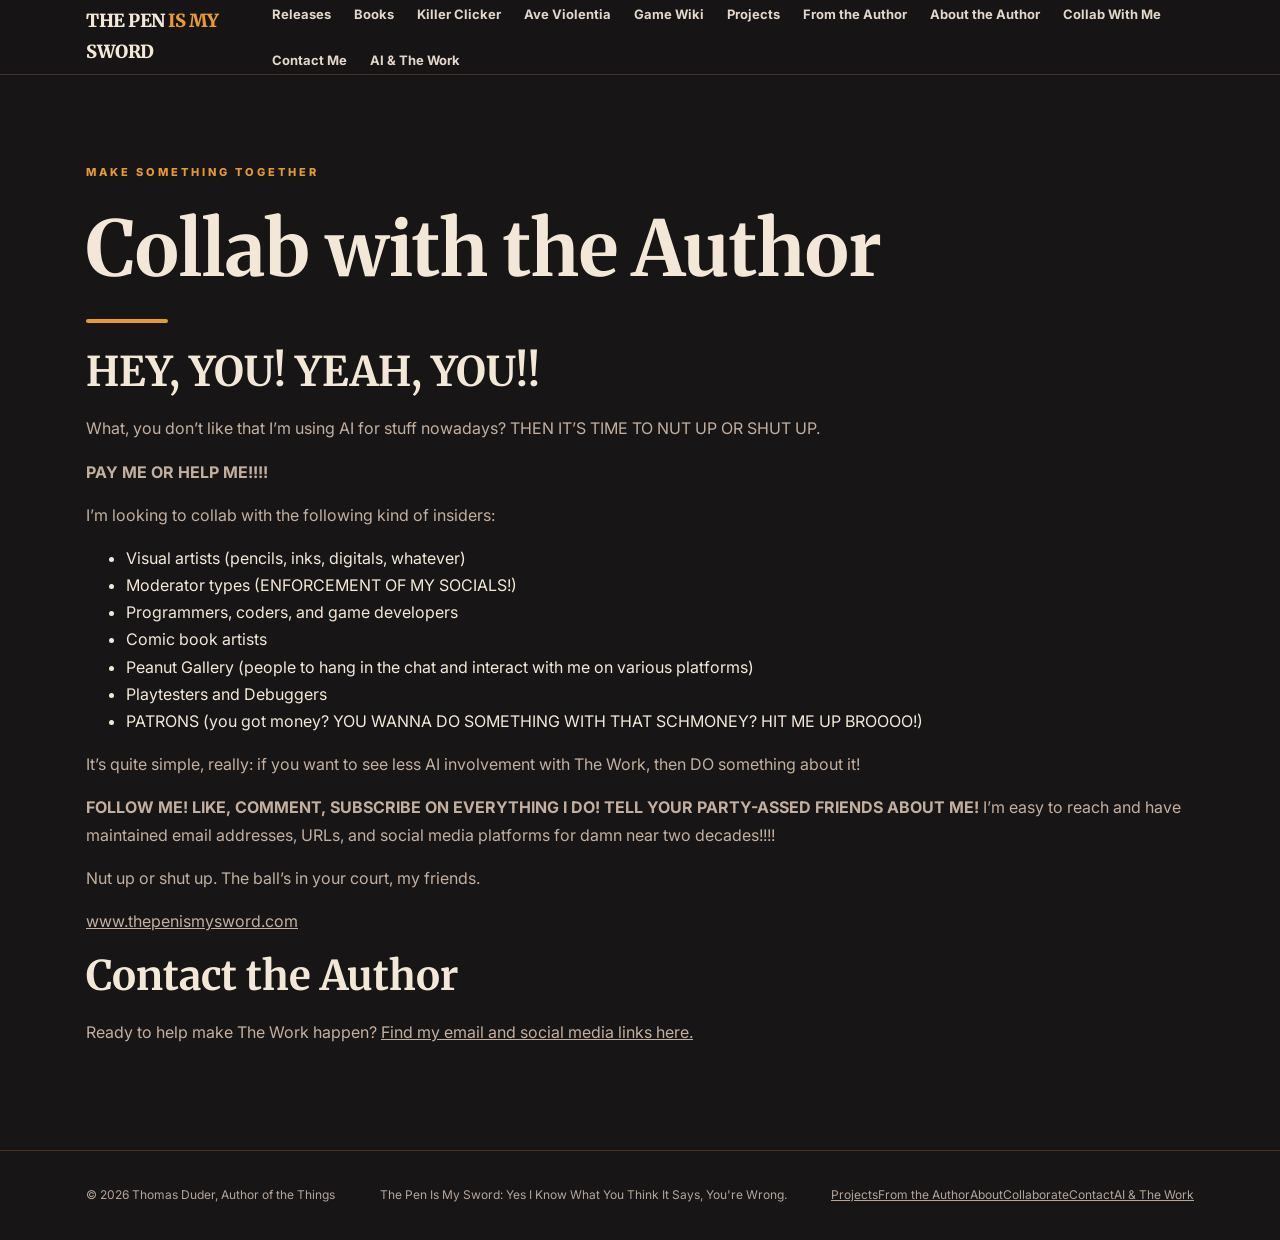
<file: collab.html>
<!DOCTYPE html>

<html lang="en"><head><meta charset="utf-8"/><meta content="width=device-width,initial-scale=1" name="viewport"/><meta content="#171516" name="theme-color"/><meta content="Collaborate with Thomas Duder on visual art, comics, game development, moderation, playtesting, community, and creative projects." name="description"/><title>Collab With the Author | The Pen Is My Sword</title><link href="style.css" rel="stylesheet"/><link href="https://www.thepenismysword.com/collab.html" rel="canonical"/><meta content="index, follow, max-image-preview:large, max-snippet:-1, max-video-preview:-1" name="robots"/><meta content="article" property="og:type"/><meta content="The Pen Is My Sword" property="og:site_name"/><meta content="Collab With the Author | The Pen Is My Sword" property="og:title"/><meta content="Collaborate with Thomas Duder on visual art, comics, game development, moderation, playtesting, community, and creative projects." property="og:description"/><meta content="https://www.thepenismysword.com/collab.html" property="og:url"/><meta content="https://www.thepenismysword.com/assets/thomas-duder-author.jpg" property="og:image"/><meta content="About Thomas Duder | Author of the Things" property="og:image:alt"/><meta content="summary_large_image" name="twitter:card"/><meta content="Collab With the Author | The Pen Is My Sword" name="twitter:title"/><meta content="Collaborate with Thomas Duder on visual art, comics, game development, moderation, playtesting, community, and creative projects." name="twitter:description"/><meta content="https://www.thepenismysword.com/assets/thomas-duder-author.jpg" name="twitter:image"/></head><body><header class="nav"><div class="wrap navin"><a class="brand" href="index.html">THE PEN <em>IS MY</em> SWORD</a><nav class="links"><a href="index.html#releases">Releases</a><a href="index.html#books">Books</a><a href="killer-clicker.html">Killer Clicker</a><a href="ave-violentia.html">Ave Violentia</a><a href="wiki/">Game Wiki</a><a href="projects.html">Projects</a><a href="from-the-author.html">From the Author</a><a href="about.html">About the Author</a><a href="collab.html">Collab With Me</a><a href="contact.html">Contact Me</a><a href="ai-statement.html">AI &amp; The Work</a></nav></div></header><main><section class="inner-landing"><div class="wrap narrow"><div class="eyebrow">MAKE SOMETHING TOGETHER</div>
<h1>Collab with the Author</h1><div class="rule"></div>
<h2>HEY, YOU!  YEAH, YOU!!</h2>
<p>What, you don’t like that I’m using AI for stuff nowadays?  THEN IT’S TIME TO NUT UP OR SHUT UP.</p>
<p><strong>PAY ME OR HELP ME!!!!</strong></p>
<p>I’m looking to collab with the following kind of insiders:</p>
<ul>
<li>Visual artists (pencils, inks, digitals, whatever)</li>
<li>Moderator types (ENFORCEMENT OF MY SOCIALS!)</li>
<li>Programmers, coders, and game developers</li>
<li>Comic book artists</li>
<li>Peanut Gallery (people to hang in the chat and interact with me on various platforms)</li>
<li>Playtesters and Debuggers</li>
<li>PATRONS (you got money?  YOU WANNA DO SOMETHING WITH THAT SCHMONEY?  HIT ME UP BROOOO!)</li>
</ul>
<p>It’s quite simple, really: if you want to see less AI involvement with The Work, then DO something about it!</p>
<p><strong>FOLLOW ME!  LIKE, COMMENT, SUBSCRIBE ON EVERYTHING I DO!  TELL YOUR PARTY-ASSED FRIENDS ABOUT ME!</strong>  I’m easy to reach and have maintained email addresses, URLs, and social media platforms for damn near two decades!!!!</p>
<p>Nut up or shut up.  The ball’s in your court, my friends.</p>
<p><a href="https://www.thepenismysword.com/">www.thepenismysword.com</a></p>
<h2>Contact the Author</h2><p>Ready to help make The Work happen?  <a href="contact.html">Find my email and social media links here.</a></p></div></section></main><footer class="footer"><div class="wrap"><span>© 2026 Thomas Duder, Author of the Things</span><span>The Pen Is My Sword: Yes I Know What You Think It Says, You're Wrong.</span><div class="footer-extras"><a href="projects.html">Projects</a><a href="from-the-author.html">From the Author</a><a href="about.html">About</a><a href="collab.html">Collaborate</a><a href="contact.html">Contact</a><a href="ai-statement.html">AI &amp; The Work</a></div></div></footer></body></html>
</file>
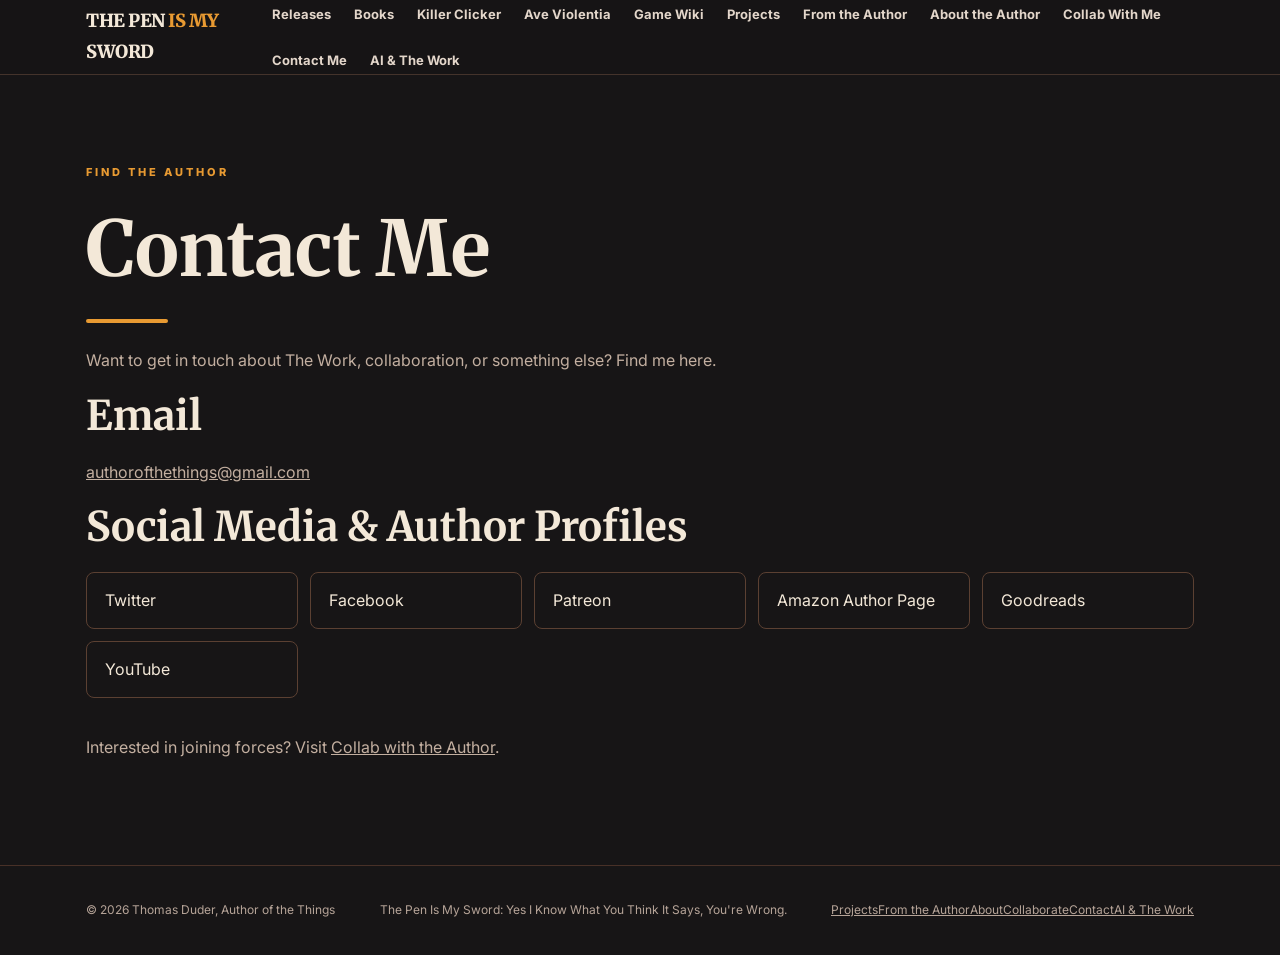
<file: contact.html>
<!DOCTYPE html>

<html lang="en"><head><meta charset="utf-8"/><meta content="width=device-width,initial-scale=1" name="viewport"/><meta content="#171516" name="theme-color"/><meta content="Contact Thomas Duder, Author of the Things, through email, Twitter, Facebook, Patreon, Amazon, Goodreads, and YouTube." name="description"/><title>Contact Me | The Pen Is My Sword</title><link href="style.css" rel="stylesheet"/><link href="https://www.thepenismysword.com/contact.html" rel="canonical"/><meta content="index, follow, max-image-preview:large, max-snippet:-1, max-video-preview:-1" name="robots"/><meta content="article" property="og:type"/><meta content="The Pen Is My Sword" property="og:site_name"/><meta content="Contact Me | The Pen Is My Sword" property="og:title"/><meta content="Contact Thomas Duder, Author of the Things, through email, Twitter, Facebook, Patreon, Amazon, Goodreads, and YouTube." property="og:description"/><meta content="https://www.thepenismysword.com/contact.html" property="og:url"/><meta content="https://www.thepenismysword.com/assets/thomas-duder-author.jpg" property="og:image"/><meta content="About Thomas Duder | Author of the Things" property="og:image:alt"/><meta content="summary_large_image" name="twitter:card"/><meta content="Contact Me | The Pen Is My Sword" name="twitter:title"/><meta content="Contact Thomas Duder, Author of the Things, through email, Twitter, Facebook, Patreon, Amazon, Goodreads, and YouTube." name="twitter:description"/><meta content="https://www.thepenismysword.com/assets/thomas-duder-author.jpg" name="twitter:image"/></head><body><header class="nav"><div class="wrap navin"><a class="brand" href="index.html">THE PEN <em>IS MY</em> SWORD</a><nav class="links"><a href="index.html#releases">Releases</a><a href="index.html#books">Books</a><a href="killer-clicker.html">Killer Clicker</a><a href="ave-violentia.html">Ave Violentia</a><a href="wiki/">Game Wiki</a><a href="projects.html">Projects</a><a href="from-the-author.html">From the Author</a><a href="about.html">About the Author</a><a href="collab.html">Collab With Me</a><a href="contact.html">Contact Me</a><a href="ai-statement.html">AI &amp; The Work</a></nav></div></header><main><section class="inner-landing"><div class="wrap narrow"><div class="eyebrow">FIND THE AUTHOR</div><h1>Contact Me</h1><div class="rule"></div><p>Want to get in touch about The Work, collaboration, or something else?  Find me here.</p><h2>Email</h2><p><a href="mailto:authorofthethings@gmail.com">authorofthethings@gmail.com</a></p><h2>Social Media &amp; Author Profiles</h2><ul class="contact-links"><li><a href="https://twitter.com/thatbastardfb" rel="noopener noreferrer" target="_blank">Twitter</a></li><li><a href="https://facebook.com/authorofthethings" rel="noopener noreferrer" target="_blank">Facebook</a></li><li><a href="https://patreon.com/duder" rel="noopener noreferrer" target="_blank">Patreon</a></li><li><a href="https://www.amazon.com/stores/Thomas-Duder/author/B009FOKSNQ" rel="noopener noreferrer" target="_blank">Amazon Author Page</a></li><li><a href="https://www.goodreads.com/author/show/6541268.Thomas_Duder" rel="noopener noreferrer" target="_blank">Goodreads</a></li><li><a href="https://www.youtube.com/thomasduder" rel="noopener noreferrer" target="_blank">YouTube</a></li></ul><p>Interested in joining forces?  Visit <a href="collab.html">Collab with the Author</a>.</p></div></section></main><footer class="footer"><div class="wrap"><span>© 2026 Thomas Duder, Author of the Things</span><span>The Pen Is My Sword: Yes I Know What You Think It Says, You're Wrong.</span><div class="footer-extras"><a href="projects.html">Projects</a><a href="from-the-author.html">From the Author</a><a href="about.html">About</a><a href="collab.html">Collaborate</a><a href="contact.html">Contact</a><a href="ai-statement.html">AI &amp; The Work</a></div></div></footer></body></html>
</file>
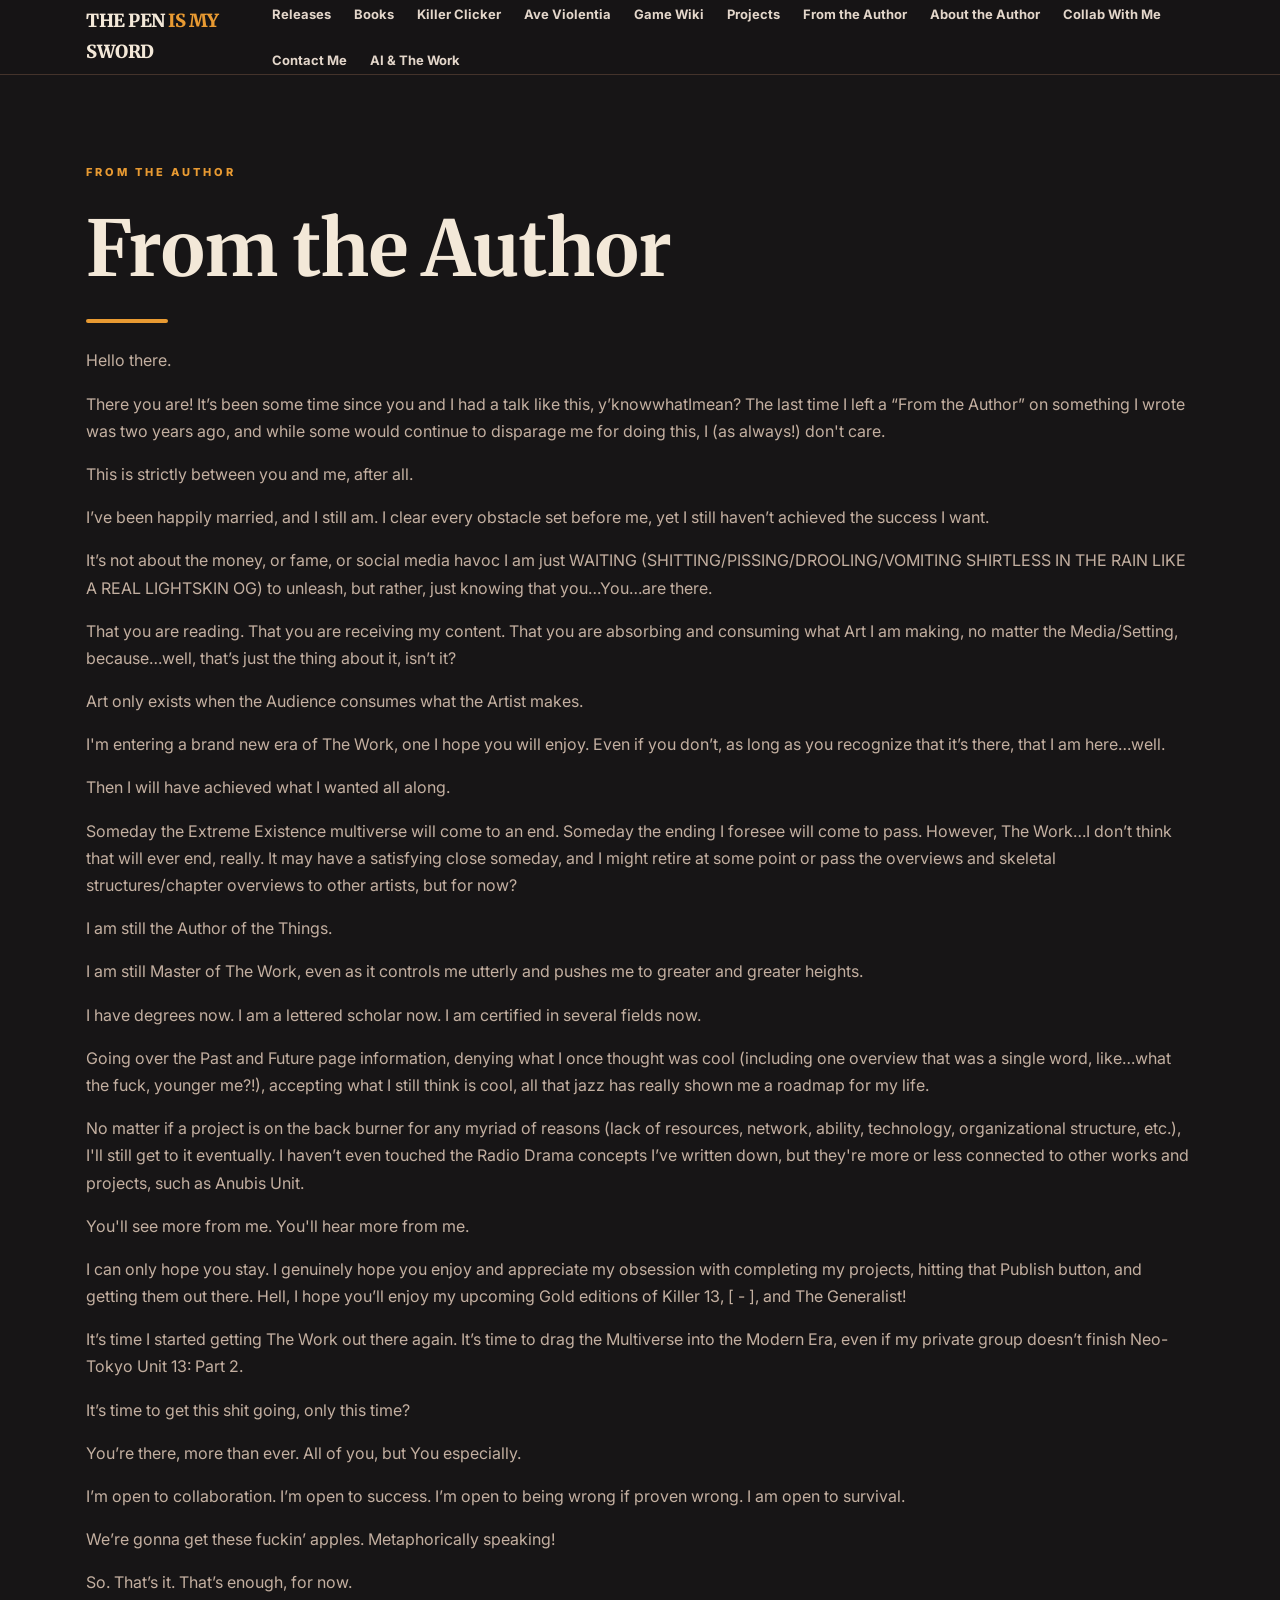
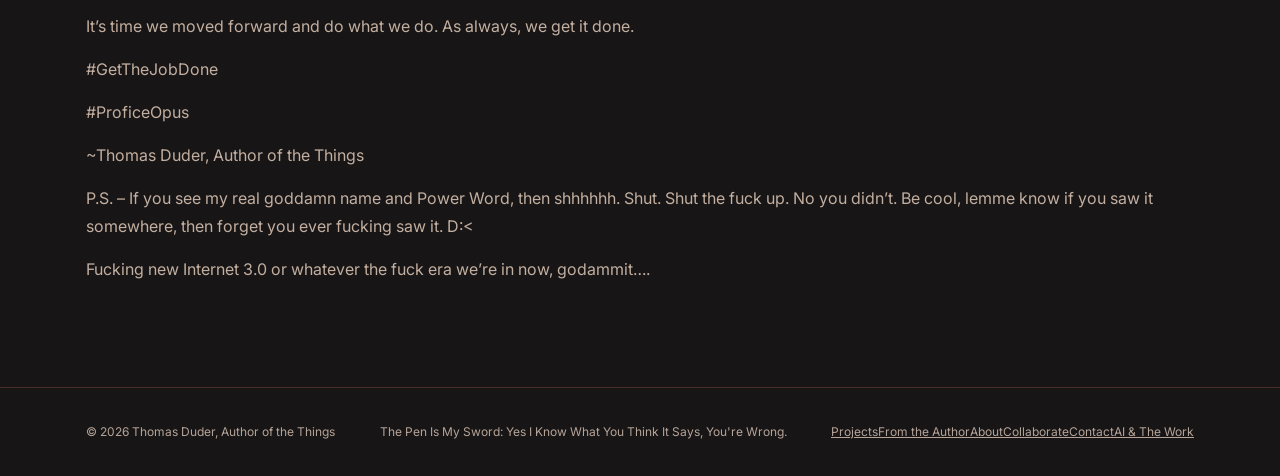
<file: from-the-author.html>
<!DOCTYPE html>

<html lang="en"><head><meta charset="utf-8"/><meta content="width=device-width,initial-scale=1" name="viewport"/><meta content="#171516" name="theme-color"/><meta content="From the Author: Thomas Duder on The Work, the Extreme Existence multiverse, upcoming projects, and getting back to publishing." name="description"/><title>From the Author | The Pen Is My Sword</title><link href="style.css" rel="stylesheet"/><link href="https://www.thepenismysword.com/from-the-author.html" rel="canonical"/><meta content="index, follow, max-image-preview:large, max-snippet:-1, max-video-preview:-1" name="robots"/><meta content="article" property="og:type"/><meta content="The Pen Is My Sword" property="og:site_name"/><meta content="From the Author | The Pen Is My Sword" property="og:title"/><meta content="From the Author: Thomas Duder on The Work, the Extreme Existence multiverse, upcoming projects, and getting back to publishing." property="og:description"/><meta content="https://www.thepenismysword.com/from-the-author.html" property="og:url"/><meta content="https://www.thepenismysword.com/assets/thomas-duder-author.jpg" property="og:image"/><meta content="About Thomas Duder | Author of the Things" property="og:image:alt"/><meta content="summary_large_image" name="twitter:card"/><meta content="From the Author | The Pen Is My Sword" name="twitter:title"/><meta content="From the Author: Thomas Duder on The Work, the Extreme Existence multiverse, upcoming projects, and getting back to publishing." name="twitter:description"/><meta content="https://www.thepenismysword.com/assets/thomas-duder-author.jpg" name="twitter:image"/></head><body><header class="nav"><div class="wrap navin"><a class="brand" href="index.html">THE PEN <em>IS MY</em> SWORD</a><nav class="links"><a href="index.html#releases">Releases</a><a href="index.html#books">Books</a><a href="killer-clicker.html">Killer Clicker</a><a href="ave-violentia.html">Ave Violentia</a><a href="wiki/">Game Wiki</a><a href="projects.html">Projects</a><a href="from-the-author.html">From the Author</a><a href="about.html">About the Author</a><a href="collab.html">Collab With Me</a><a href="contact.html">Contact Me</a><a href="ai-statement.html">AI &amp; The Work</a></nav></div></header><main><section class="inner-landing"><div class="wrap narrow"><div class="eyebrow">FROM THE AUTHOR</div><h1>From the Author</h1><div class="rule"></div><article class="author-post"><p>Hello there.</p><p>There you are!  It’s been some time since you and I had a talk like this, y’knowwhatImean?  The last time I left a “From the Author” on something I wrote was two years ago, and while some would continue to disparage me for doing this, I (as always!) don't care.</p><p>This is strictly between you and me, after all.</p><p>I’ve been happily married, and I still am.  I clear every obstacle set before me, yet I still haven’t achieved the success I want.</p><p>It’s not about the money, or fame, or social media havoc I am just WAITING (SHITTING/PISSING/DROOLING/VOMITING SHIRTLESS IN THE RAIN LIKE A REAL LIGHTSKIN OG) to unleash, but rather, just knowing that you…You…are there.</p><p>That you are reading.  That you are receiving my content.  That you are absorbing and consuming what Art I am making, no matter the Media/Setting, because…well, that’s just the thing about it, isn’t it?</p><p>Art only exists when the Audience consumes what the Artist makes.</p><p>I'm entering a brand new era of The Work, one I hope you will enjoy.  Even if you don’t, as long as you recognize that it’s there, that I am here…well.</p><p>Then I will have achieved what I wanted all along.</p><p>Someday the Extreme Existence multiverse will come to an end.  Someday the ending I foresee will come to pass.  However, The Work…I don’t think that will ever end, really.  It may have a satisfying close someday, and I might retire at some point or pass the overviews and skeletal structures/chapter overviews to other artists, but for now?</p><p>I am still the Author of the Things.</p><p>I am still Master of The Work, even as it controls me utterly and pushes me to greater and greater heights.</p><p>I have degrees now.  I am a lettered scholar now.  I am certified in several fields now.</p><p>Going over the Past and Future page information, denying what I once thought was cool (including one overview that was a single word, like…what the fuck, younger me?!), accepting what I still think is cool, all that jazz has really shown me a roadmap for my life.</p><p>No matter if a project is on the back burner for any myriad of reasons (lack of resources, network, ability, technology, organizational structure, etc.), I'll still get to it eventually.  I haven’t even touched the Radio Drama concepts I’ve written down, but they're more or less connected to other works and projects, such as Anubis Unit.</p><p>You'll see more from me.  You'll hear more from me.</p><p>I can only hope you stay.  I genuinely hope you enjoy and appreciate my obsession with completing my projects, hitting that Publish button, and getting them out there.  Hell, I hope you’ll enjoy my upcoming Gold editions of Killer 13, [ - ], and The Generalist!</p><p>It’s time I started getting The Work out there again.  It’s time to drag the Multiverse into the Modern Era, even if my private group doesn’t finish Neo-Tokyo Unit 13: Part 2.</p><p>It’s time to get this shit going, only this time?</p><p>You’re there, more than ever.  All of you, but You especially.</p><p>I’m open to collaboration.  I’m open to success.  I’m open to being wrong if proven wrong.  I am open to survival.</p><p>We’re gonna get these fuckin’ apples.  Metaphorically speaking!</p><p>So.  That’s it.  That’s enough, for now.</p><p>It’s time we moved forward and do what we do.  As always, we get it done.</p><p>#GetTheJobDone</p><p>#ProficeOpus</p><p>~Thomas Duder, Author of the Things</p><p>P.S. – If you see my real goddamn name and Power Word, then shhhhhh.  Shut.  Shut the fuck up.  No you didn’t.  Be cool, lemme know if you saw it somewhere, then forget you ever fucking saw it. D:&lt;</p><p>Fucking new Internet 3.0 or whatever the fuck era we’re in now, godammit….</p></article></div></section></main><footer class="footer"><div class="wrap"><span>© 2026 Thomas Duder, Author of the Things</span><span>The Pen Is My Sword: Yes I Know What You Think It Says, You're Wrong.</span><div class="footer-extras"><a href="projects.html">Projects</a><a href="from-the-author.html">From the Author</a><a href="about.html">About</a><a href="collab.html">Collaborate</a><a href="contact.html">Contact</a><a href="ai-statement.html">AI &amp; The Work</a></div></div></footer></body></html>
</file>
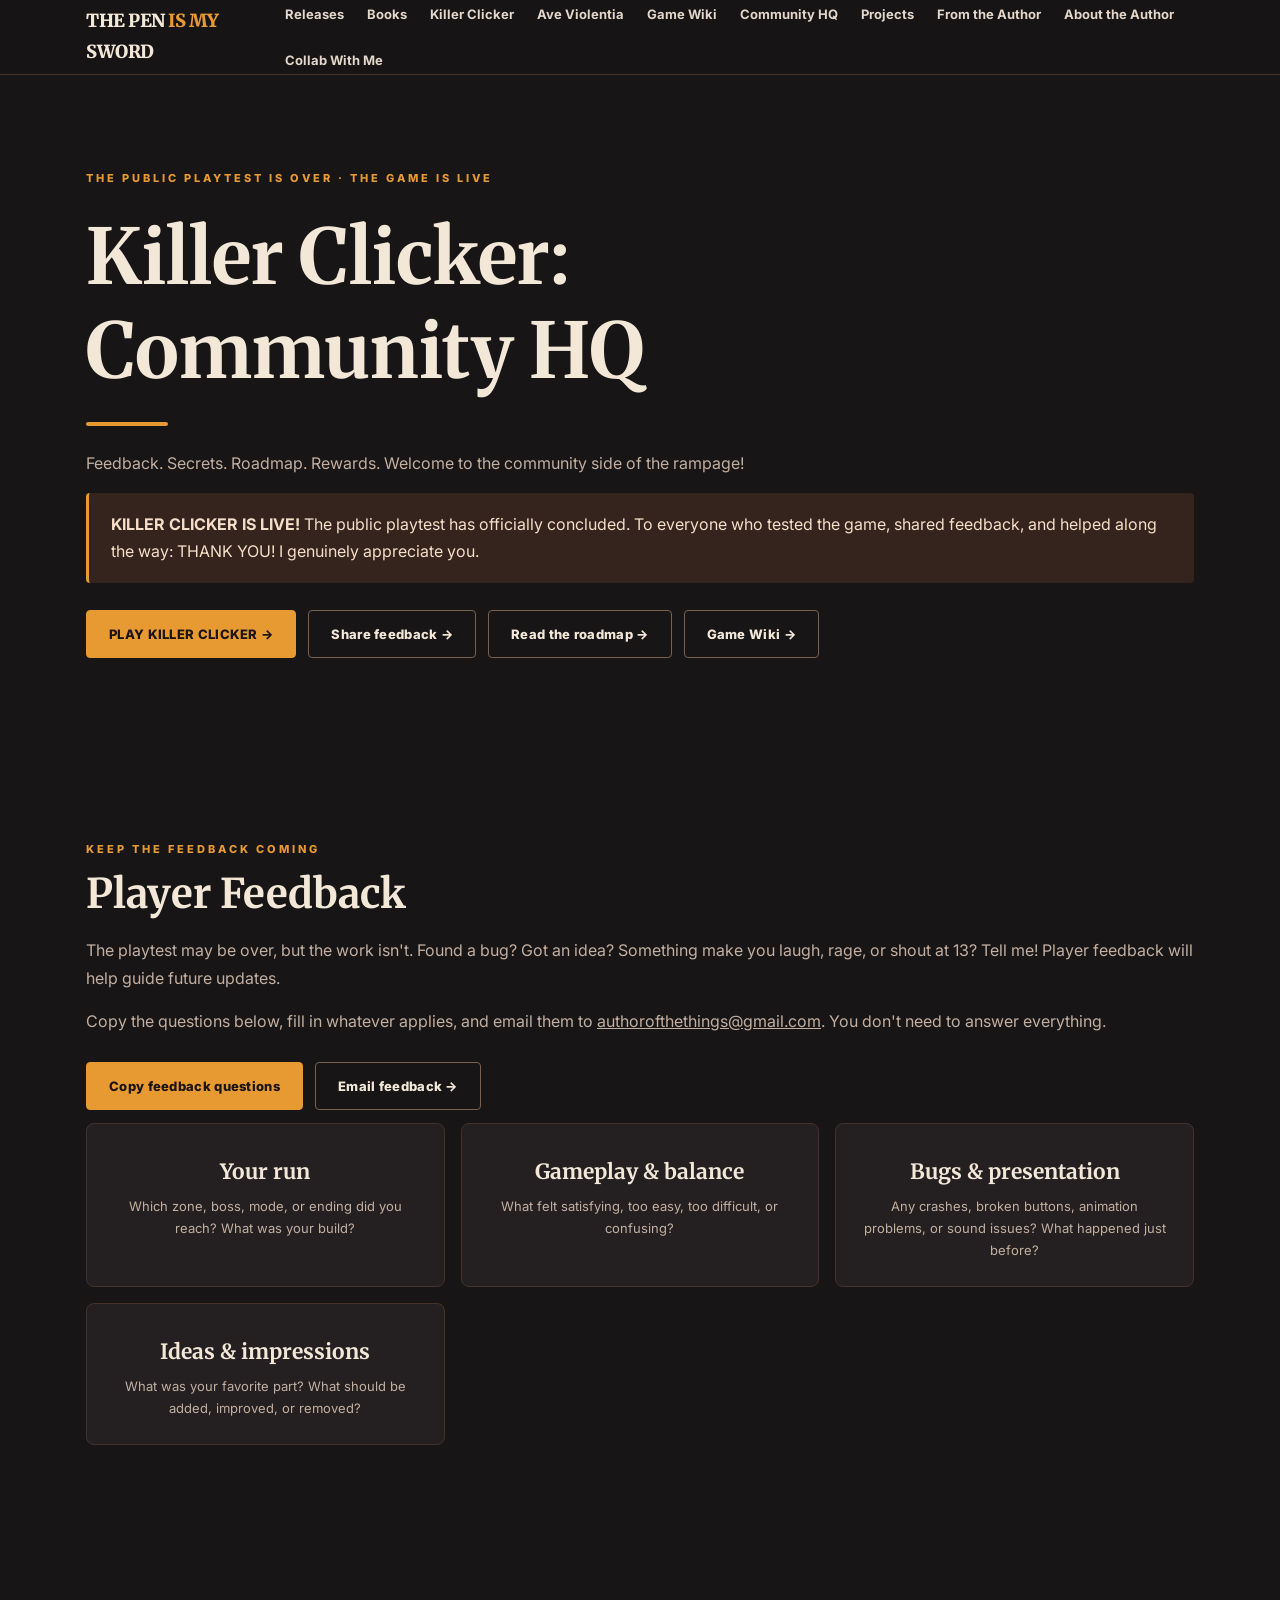
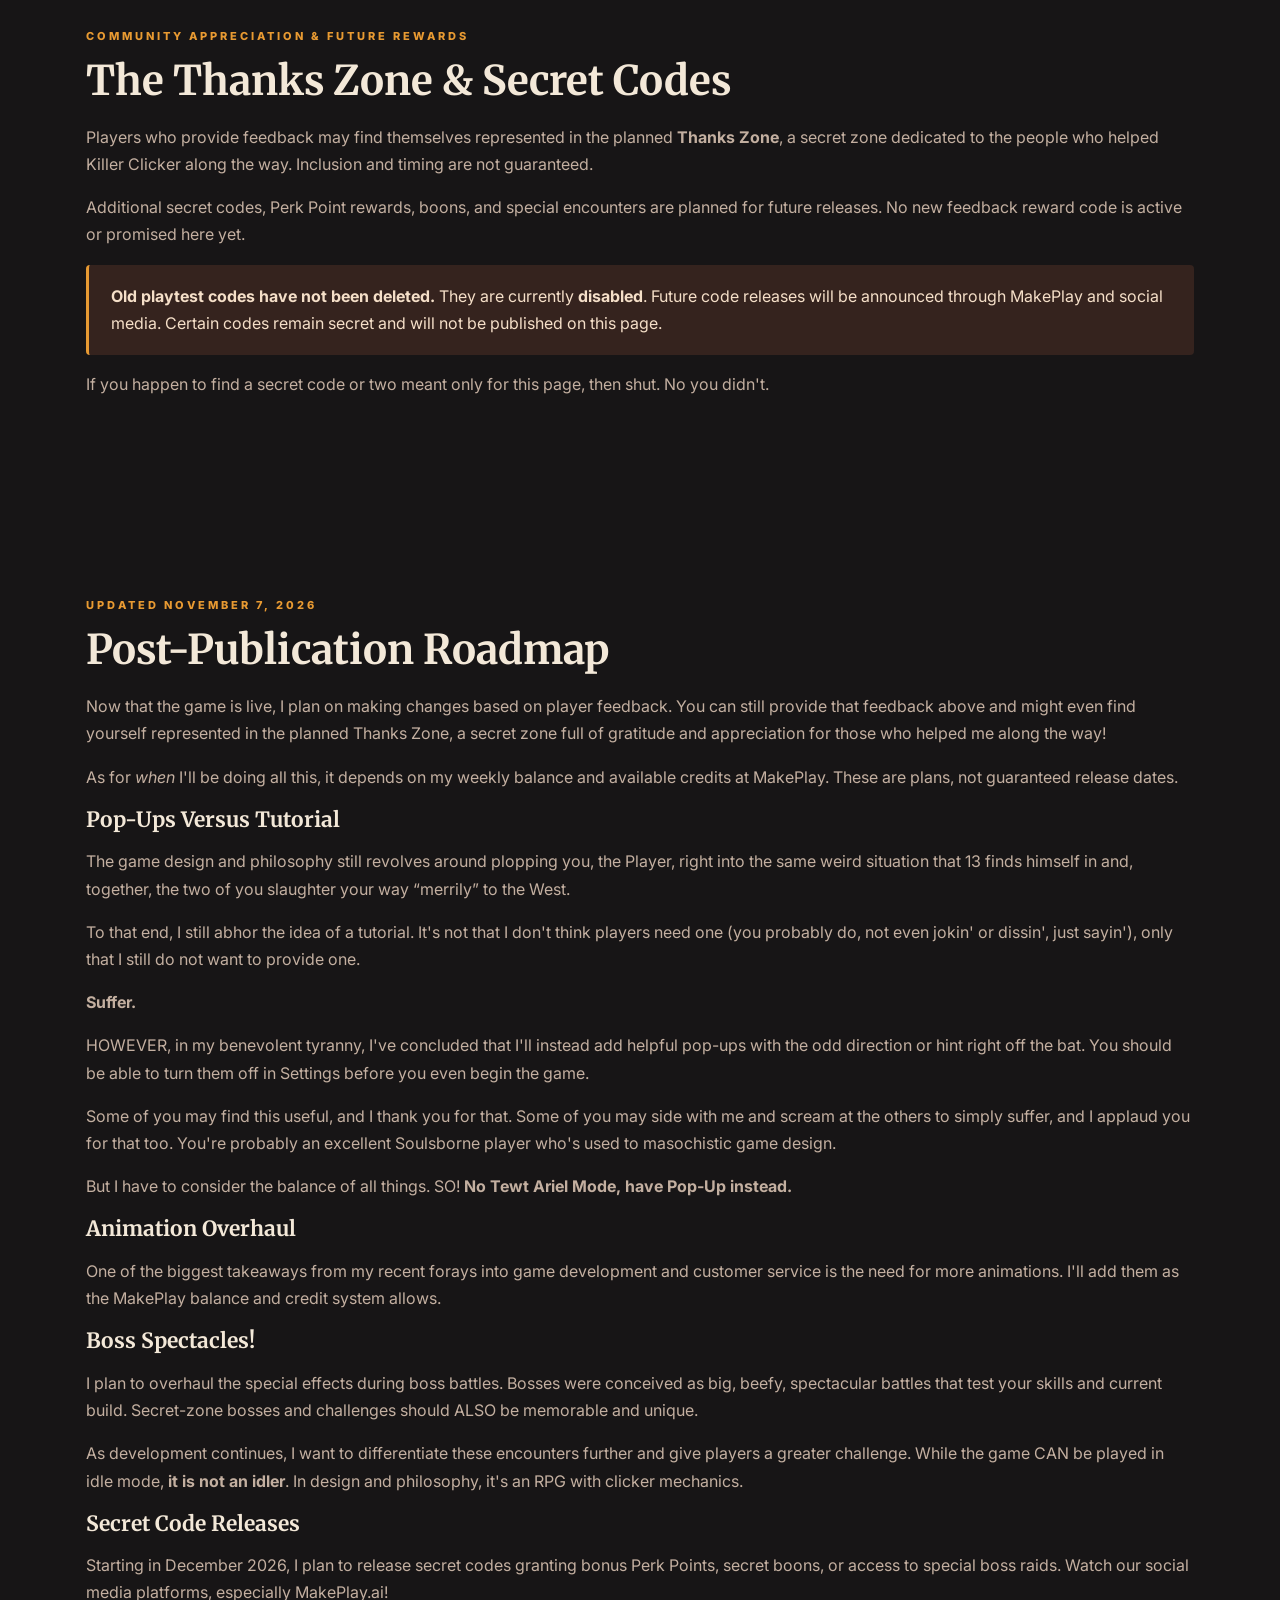
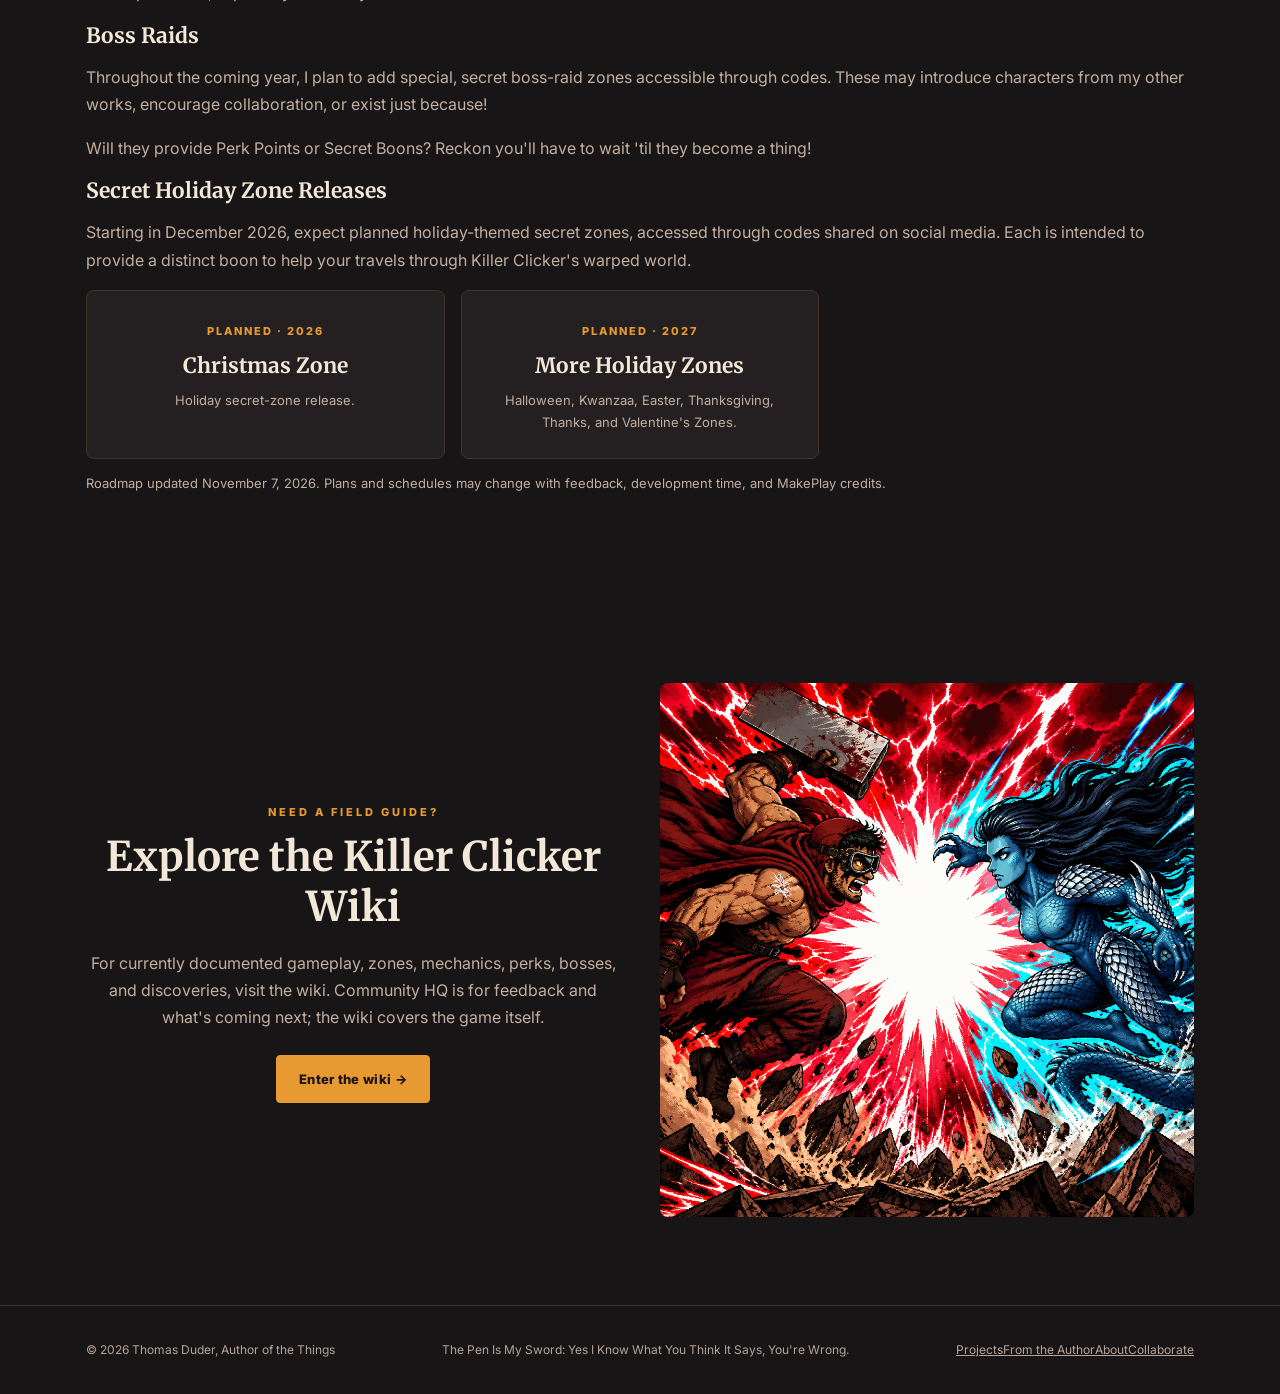
<file: killer-clicker-playtest.html>
<!DOCTYPE html>

<html lang="en"><head><meta charset="utf-8"/><meta content="width=device-width,initial-scale=1" name="viewport"/><meta content="#171516" name="theme-color"/><meta content="Killer Clicker Community HQ: submit player feedback, explore the post-publication roadmap, and discover upcoming community rewards and secret content." name="description"/><title>Killer Clicker Community HQ | Feedback, Roadmap &amp; Rewards</title><link href="style.css" rel="stylesheet"/><link href="https://www.thepenismysword.com/killer-clicker-playtest.html" rel="canonical"/><meta content="index, follow, max-image-preview:large, max-snippet:-1" name="robots"/><meta content="website" property="og:type"/><meta content="Killer Clicker Community HQ | The Pen Is My Sword" property="og:title"/><meta content="Player feedback, development roadmap, upcoming rewards, and secrets for the live Killer Clicker game." property="og:description"/><meta content="https://www.thepenismysword.com/killer-clicker-playtest.html" property="og:url"/><meta content="https://www.thepenismysword.com/assets/game.jpg" property="og:image"/></head><body><header class="nav"><div class="wrap navin"><a class="brand" href="index.html">THE PEN <em>IS MY</em> SWORD</a><nav class="links"><a href="index.html#releases">Releases</a><a href="index.html#books">Books</a><a href="killer-clicker.html">Killer Clicker</a><a href="ave-violentia.html">Ave Violentia</a><a href="wiki/">Game Wiki</a><a href="killer-clicker-playtest.html">Community HQ</a><a href="projects.html">Projects</a><a href="from-the-author.html">From the Author</a><a href="about.html">About the Author</a><a href="collab.html">Collab With Me</a></nav></div></header><main>
<section class="inner-landing"><div class="wrap narrow"><span class="eyebrow">The public playtest is over · The game is live</span><h1>Killer Clicker: Community HQ</h1><div class="rule"></div><p>Feedback.  Secrets.  Roadmap.  Rewards.  Welcome to the community side of the rampage!</p><div class="notice"><strong>KILLER CLICKER IS LIVE!</strong>  The public playtest has officially concluded.  To everyone who tested the game, shared feedback, and helped along the way: THANK YOU!  I genuinely appreciate you.</div><div class="actions"><a class="btn" href="https://makeplay.ai/p/34j8pznbsa" rel="noopener noreferrer" target="_blank">PLAY KILLER CLICKER →</a><a class="btn secondary" href="#feedback">Share feedback →</a><a class="btn secondary" href="#roadmap">Read the roadmap →</a><a class="btn secondary" href="wiki/">Game Wiki →</a></div></div></section>
<section id="feedback"><div class="wrap narrow"><span class="eyebrow">Keep the feedback coming</span><h2>Player Feedback</h2><p>The playtest may be over, but the work isn't.  Found a bug?  Got an idea?  Something make you laugh, rage, or shout at 13?  Tell me!  Player feedback will help guide future updates.</p><p>Copy the questions below, fill in whatever applies, and email them to <a href="mailto:authorofthethings@gmail.com">authorofthethings@gmail.com</a>.  You don't need to answer everything.</p><div class="actions"><button class="btn" id="copy-feedback" type="button">Copy feedback questions</button><a class="btn secondary" href="mailto:authorofthethings@gmail.com?subject=Killer%20Clicker%20Player%20Feedback">Email feedback →</a></div><p aria-live="polite" class="small" id="copy-status" role="status"></p><div class="wiki-grid"><div class="tile"><h3>Your run</h3><p>Which zone, boss, mode, or ending did you reach?  What was your build?</p></div><div class="tile"><h3>Gameplay &amp; balance</h3><p>What felt satisfying, too easy, too difficult, or confusing?</p></div><div class="tile"><h3>Bugs &amp; presentation</h3><p>Any crashes, broken buttons, animation problems, or sound issues?  What happened just before?</p></div><div class="tile"><h3>Ideas &amp; impressions</h3><p>What was your favorite part?  What should be added, improved, or removed?</p></div></div><textarea hidden="" id="feedback-copy-text">PLAYER FEEDBACK: KILLER CLICKER

1. Your run (zone, mode, bosses, build):
Answer: 

2. Gameplay, balance, and pacing:
Answer: 

3. Bugs, crashes, graphics, or sound (and steps to reproduce):
Answer: 

4. Favorite part, least favorite part, and suggestions:
Answer: 

5. Anything else:
Answer: </textarea></div></section>
<section id="rewards"><div class="wrap"><span class="eyebrow">Community appreciation &amp; future rewards</span><h2>The Thanks Zone &amp; Secret Codes</h2><p>Players who provide feedback may find themselves represented in the planned <strong>Thanks Zone</strong>, a secret zone dedicated to the people who helped Killer Clicker along the way.  Inclusion and timing are not guaranteed.</p><p>Additional secret codes, Perk Point rewards, boons, and special encounters are planned for future releases.  No new feedback reward code is active or promised here yet.</p><div class="notice"><strong>Old playtest codes have not been deleted.</strong>  They are currently <strong>disabled</strong>.  Future code releases will be announced through MakePlay and social media.  Certain codes remain secret and will not be published on this page.</div><p>If you happen to find a secret code or two meant only for this page, then shut.  No you didn't.</p></div></section>
<section id="roadmap"><div class="wrap"><span class="eyebrow">Updated November 7, 2026</span><h2>Post-Publication Roadmap</h2><p>Now that the game is live, I plan on making changes based on player feedback.  You can still provide that feedback above and might even find yourself represented in the planned Thanks Zone, a secret zone full of gratitude and appreciation for those who helped me along the way!</p><p>As for <em>when</em> I'll be doing all this, it depends on my weekly balance and available credits at MakePlay.  These are plans, not guaranteed release dates.</p>
<h3>Pop-Ups Versus Tutorial</h3><p>The game design and philosophy still revolves around plopping you, the Player, right into the same weird situation that 13 finds himself in and, together, the two of you slaughter your way “merrily” to the West.</p><p>To that end, I still abhor the idea of a tutorial.  It's not that I don't think players need one (you probably do, not even jokin' or dissin', just sayin'), only that I still do not want to provide one.</p><p><strong>Suffer.</strong></p><p>HOWEVER, in my benevolent tyranny, I've concluded that I'll instead add helpful pop-ups with the odd direction or hint right off the bat.  You should be able to turn them off in Settings before you even begin the game.</p><p>Some of you may find this useful, and I thank you for that.  Some of you may side with me and scream at the others to simply suffer, and I applaud you for that too.  You're probably an excellent Soulsborne player who's used to masochistic game design.</p><p>But I have to consider the balance of all things.  SO!  <strong>No Tewt Ariel Mode, have Pop-Up instead.</strong></p>
<h3>Animation Overhaul</h3><p>One of the biggest takeaways from my recent forays into game development and customer service is the need for more animations.  I'll add them as the MakePlay balance and credit system allows.</p>
<h3>Boss Spectacles!</h3><p>I plan to overhaul the special effects during boss battles.  Bosses were conceived as big, beefy, spectacular battles that test your skills and current build.  Secret-zone bosses and challenges should ALSO be memorable and unique.</p><p>As development continues, I want to differentiate these encounters further and give players a greater challenge.  While the game CAN be played in idle mode, <strong>it is not an idler</strong>.  In design and philosophy, it's an RPG with clicker mechanics.</p>
<h3>Secret Code Releases</h3><p>Starting in December 2026, I plan to release secret codes granting bonus Perk Points, secret boons, or access to special boss raids.  Watch our social media platforms, especially MakePlay.ai!</p>
<h3>Boss Raids</h3><p>Throughout the coming year, I plan to add special, secret boss-raid zones accessible through codes.  These may introduce characters from my other works, encourage collaboration, or exist just because!</p><p>Will they provide Perk Points or Secret Boons?  Reckon you'll have to wait 'til they become a thing!</p>
<h3>Secret Holiday Zone Releases</h3><p>Starting in December 2026, expect planned holiday-themed secret zones, accessed through codes shared on social media.  Each is intended to provide a distinct boon to help your travels through Killer Clicker's warped world.</p><div class="wiki-grid"><div class="tile"><span class="label">Planned · 2026</span><h3>Christmas Zone</h3><p>Holiday secret-zone release.</p></div><div class="tile"><span class="label">Planned · 2027</span><h3>More Holiday Zones</h3><p>Halloween, Kwanzaa, Easter, Thanksgiving, Thanks, and Valentine's Zones.</p></div></div><p class="small">Roadmap updated November 7, 2026.  Plans and schedules may change with feedback, development time, and MakePlay credits.</p></div></section>
<section><div class="wrap wide"><div><span class="eyebrow">Need a field guide?</span><h2>Explore the Killer Clicker Wiki</h2><p>For currently documented gameplay, zones, mechanics, perks, bosses, and discoveries, visit the wiki.  Community HQ is for feedback and what's coming next; the wiki covers the game itself.</p><a class="btn" href="wiki/">Enter the wiki →</a></div><img alt="Killer Clicker promotional battle artwork" loading="lazy" src="assets/clash.png"/></div></section>
</main><footer class="footer"><div class="wrap"><span>© 2026 Thomas Duder, Author of the Things</span><span>The Pen Is My Sword: Yes I Know What You Think It Says, You're Wrong.</span><div class="footer-extras"><a href="projects.html">Projects</a><a href="from-the-author.html">From the Author</a><a href="about.html">About</a><a href="collab.html">Collaborate</a></div></div></footer><script>document.getElementById('copy-feedback').addEventListener('click', async function () { const field=document.getElementById('feedback-copy-text'); const status=document.getElementById('copy-status'); try { await navigator.clipboard.writeText(field.value); status.textContent='Feedback questions copied!  Paste them into your email and add your answers.'; } catch (e) { field.hidden=false; field.focus(); field.select(); status.textContent='Select and copy the questions below, then paste them into your email.'; } });</script></body></html>
</file>
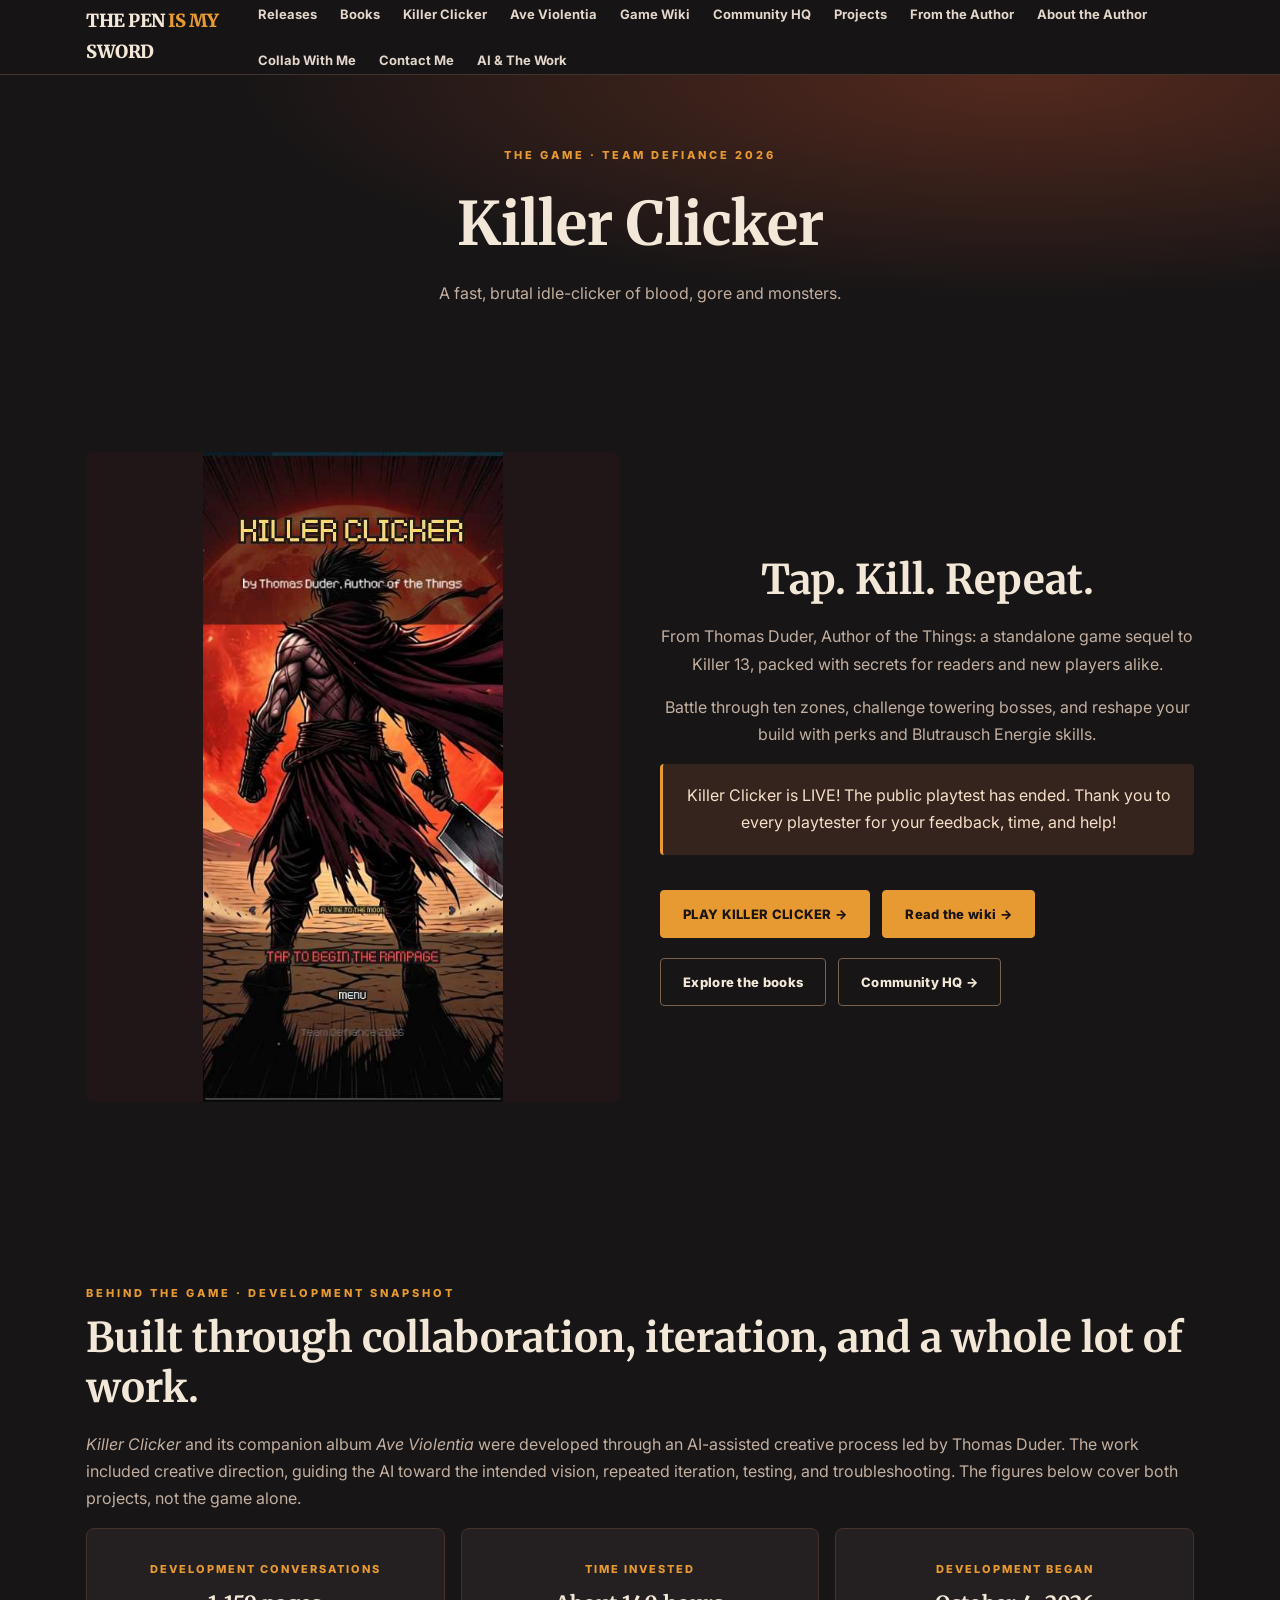
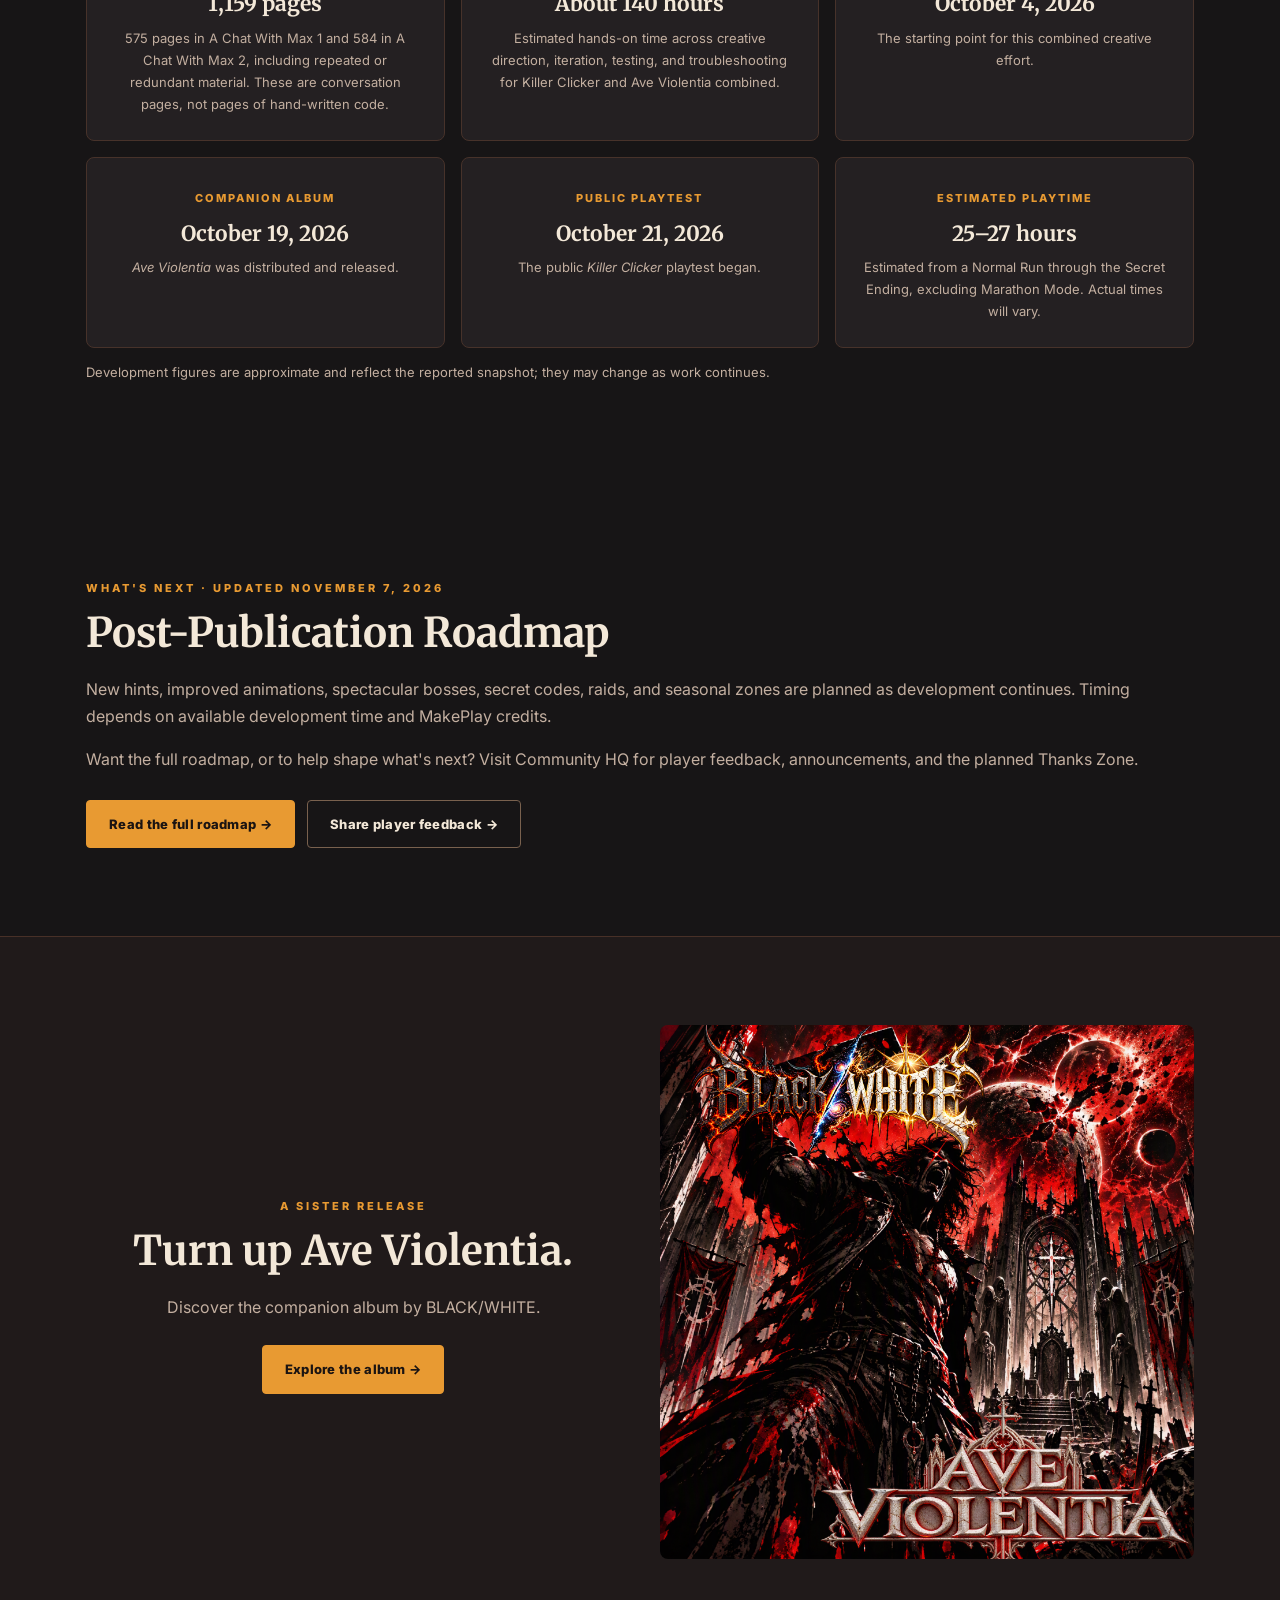
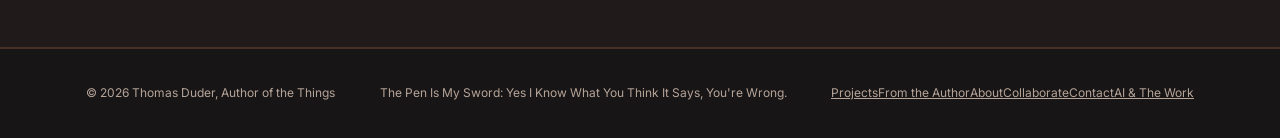
<file: killer-clicker.html>
<!DOCTYPE html>

<html lang="en"><head><meta charset="utf-8"/><meta content="width=device-width,initial-scale=1" name="viewport"/><meta content="#171516" name="theme-color"/><meta content="Play Killer Clicker, the live standalone clicker RPG sequel to Killer 13.  Explore monsters, bosses, perks, secrets, and community updates." name="description"/><title>Killer Clicker | Standalone Clicker RPG in the Killer 13 World</title><link href="style.css" rel="stylesheet"/><link href="https://www.thepenismysword.com/killer-clicker.html" rel="canonical"/><meta content="index, follow, max-image-preview:large, max-snippet:-1, max-video-preview:-1" name="robots"/><meta content="article" property="og:type"/><meta content="The Pen Is My Sword" property="og:site_name"/><meta content="Killer Clicker | Standalone Clicker RPG in the Killer 13 World" property="og:title"/><meta content="Play Killer Clicker, the live standalone clicker RPG sequel to Killer 13.  Explore monsters, bosses, perks, secrets, and community updates." property="og:description"/><meta content="https://www.thepenismysword.com/killer-clicker.html" property="og:url"/><meta content="https://www.thepenismysword.com/assets/game.jpg" property="og:image"/><meta content="Killer Clicker | Standalone Clicker RPG in the Killer 13 World" property="og:image:alt"/><meta content="summary_large_image" name="twitter:card"/><meta content="Killer Clicker | Standalone Clicker RPG in the Killer 13 World" name="twitter:title"/><meta content="Play Killer Clicker, the live standalone clicker RPG sequel to Killer 13.  Explore monsters, bosses, perks, secrets, and community updates." name="twitter:description"/><meta content="https://www.thepenismysword.com/assets/game.jpg" name="twitter:image"/><script type="application/ld+json">{"@context": "https://schema.org", "@type": "WebPage", "name": "Killer Clicker | Standalone Clicker RPG in the Killer 13 World", "url": "https://www.thepenismysword.com/killer-clicker.html", "description": "Play Killer Clicker, the live standalone clicker RPG sequel to Killer 13.  Explore monsters, bosses, perks, secrets, and community updates.", "isPartOf": {"@id": "https://www.thepenismysword.com/#website"}}</script></head><body><header class="nav"><div class="wrap navin"><a class="brand" href="index.html">THE PEN <em>IS MY</em> SWORD</a><nav class="links"><a href="index.html#releases">Releases</a><a href="index.html#books">Books</a><a href="killer-clicker.html">Killer Clicker</a><a href="ave-violentia.html">Ave Violentia</a><a href="wiki/">Game Wiki</a><a href="killer-clicker-playtest.html">Community HQ</a><a href="projects.html">Projects</a><a href="from-the-author.html">From the Author</a><a href="about.html">About the Author</a><a href="collab.html">Collab With Me</a><a href="contact.html">Contact Me</a><a href="ai-statement.html">AI &amp; The Work</a></nav></div></header><div class="pagehero"><div class="wrap"><span class="eyebrow">The game · Team Defiance 2026</span><h1>Killer Clicker</h1><p>A fast, brutal idle-clicker of blood, gore and monsters.</p></div></div><section><div class="wrap wide"><img alt="Official Killer Clicker title art" decoding="async" loading="lazy" src="assets/game.jpg" style="max-height:650px;object-fit:contain;background:#211617"/><div><h2>Tap. Kill. Repeat.</h2><p>From Thomas Duder, Author of the Things: a standalone game sequel to Killer 13, packed with secrets for readers and new players alike.</p><p>Battle through ten zones, challenge towering bosses, and reshape your build with perks and Blutrausch Energie skills.</p><div class="notice">Killer Clicker is LIVE!  The public playtest has ended.  Thank you to every playtester for your feedback, time, and help!</div><div class="actions"><a class="btn" href="https://makeplay.ai/p/34j8pznbsa" rel="noopener noreferrer" target="_blank">PLAY KILLER CLICKER →</a><a class="btn" href="wiki/">Read the wiki →</a><a class="btn secondary" href="index.html#books">Explore the books</a><a class="btn secondary" href="killer-clicker-playtest.html">Community HQ →</a></div></div></div></section><section><div class="wrap"><span class="eyebrow">Behind the game · Development snapshot</span><h2>Built through collaboration, iteration, and a whole lot of work.</h2><p><em>Killer Clicker</em> and its companion album <em>Ave Violentia</em> were developed through an AI-assisted creative process led by Thomas Duder.  The work included creative direction, guiding the AI toward the intended vision, repeated iteration, testing, and troubleshooting.  The figures below cover both projects, not the game alone.</p><div class="wiki-grid"><div class="tile"><span class="label">Development conversations</span><h3>1,159 pages</h3><p>575 pages in A Chat With Max 1 and 584 in A Chat With Max 2, including repeated or redundant material.  These are conversation pages, not pages of hand-written code.</p></div><div class="tile"><span class="label">Time invested</span><h3>About 140 hours</h3><p>Estimated hands-on time across creative direction, iteration, testing, and troubleshooting for Killer Clicker and Ave Violentia combined.</p></div><div class="tile"><span class="label">Development began</span><h3>October 4, 2026</h3><p>The starting point for this combined creative effort.</p></div><div class="tile"><span class="label">Companion album</span><h3>October 19, 2026</h3><p><em>Ave Violentia</em> was distributed and released.</p></div><div class="tile"><span class="label">Public playtest</span><h3>October 21, 2026</h3><p>The public <em>Killer Clicker</em> playtest began.</p></div><div class="tile"><span class="label">Estimated playtime</span><h3>25–27 hours</h3><p>Estimated from a Normal Run through the Secret Ending, excluding Marathon Mode.  Actual times will vary.</p></div></div><p class="small">Development figures are approximate and reflect the reported snapshot; they may change as work continues.</p></div></section><section id="roadmap"><div class="wrap"><span class="eyebrow">What's next · Updated November 7, 2026</span><h2>Post-Publication Roadmap</h2><p>New hints, improved animations, spectacular bosses, secret codes, raids, and seasonal zones are planned as development continues.  Timing depends on available development time and MakePlay credits.</p><p>Want the full roadmap, or to help shape what's next?  Visit Community HQ for player feedback, announcements, and the planned Thanks Zone.</p><div class="actions"><a class="btn" href="killer-clicker-playtest.html#roadmap">Read the full roadmap →</a><a class="btn secondary" href="killer-clicker-playtest.html#feedback">Share player feedback →</a></div></div></section><section class="books"><div class="wrap wide"><div><span class="eyebrow">A sister release</span><h2>Turn up Ave Violentia.</h2><p>Discover the companion album by BLACK/WHITE.</p><a class="btn" href="ave-violentia.html">Explore the album →</a></div><img alt="Ave Violentia album art" decoding="async" loading="lazy" src="assets/album.png"/></div></section><footer class="footer"><div class="wrap"><span>© 2026 Thomas Duder, Author of the Things</span><span>The Pen Is My Sword: Yes I Know What You Think It Says, You're Wrong.</span><div class="footer-extras"><a href="projects.html">Projects</a><a href="from-the-author.html">From the Author</a><a href="about.html">About</a><a href="collab.html">Collaborate</a><a href="contact.html">Contact</a><a href="ai-statement.html">AI &amp; The Work</a></div></div></footer></body></html>
</file>
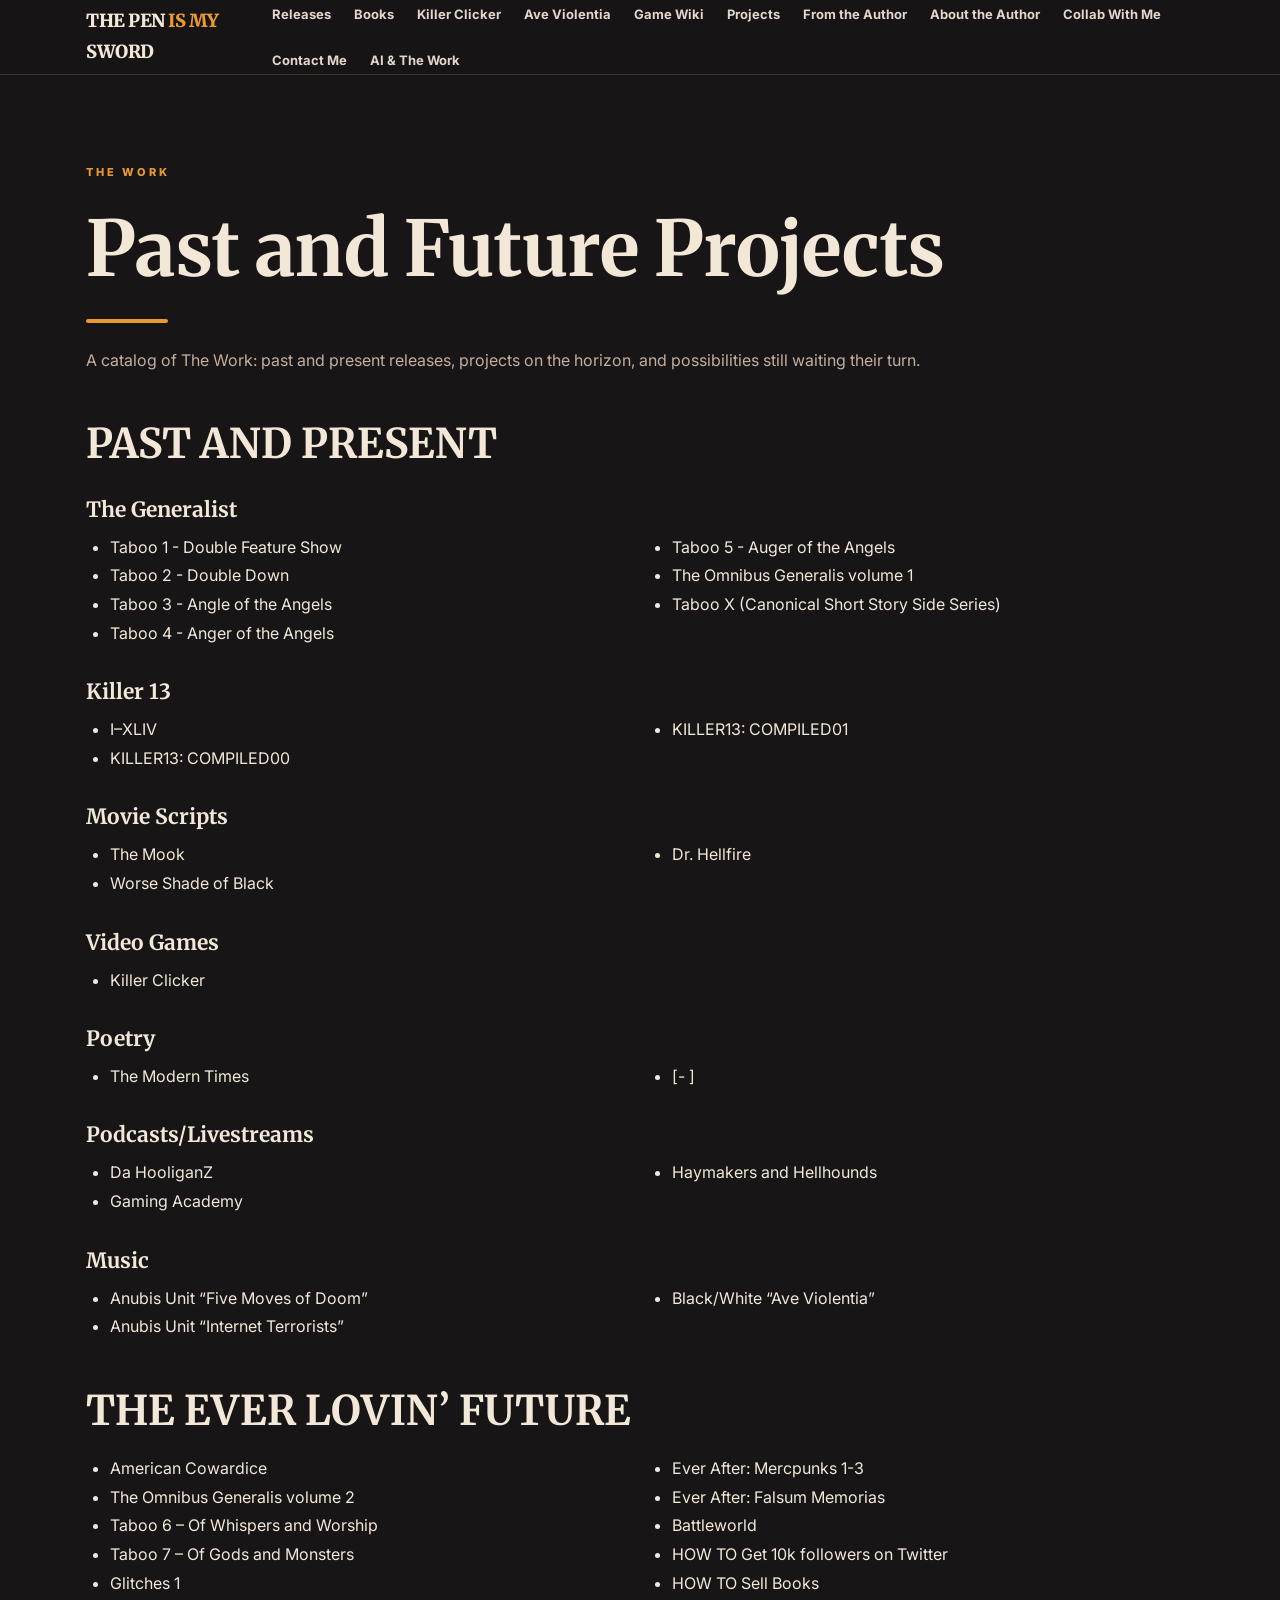
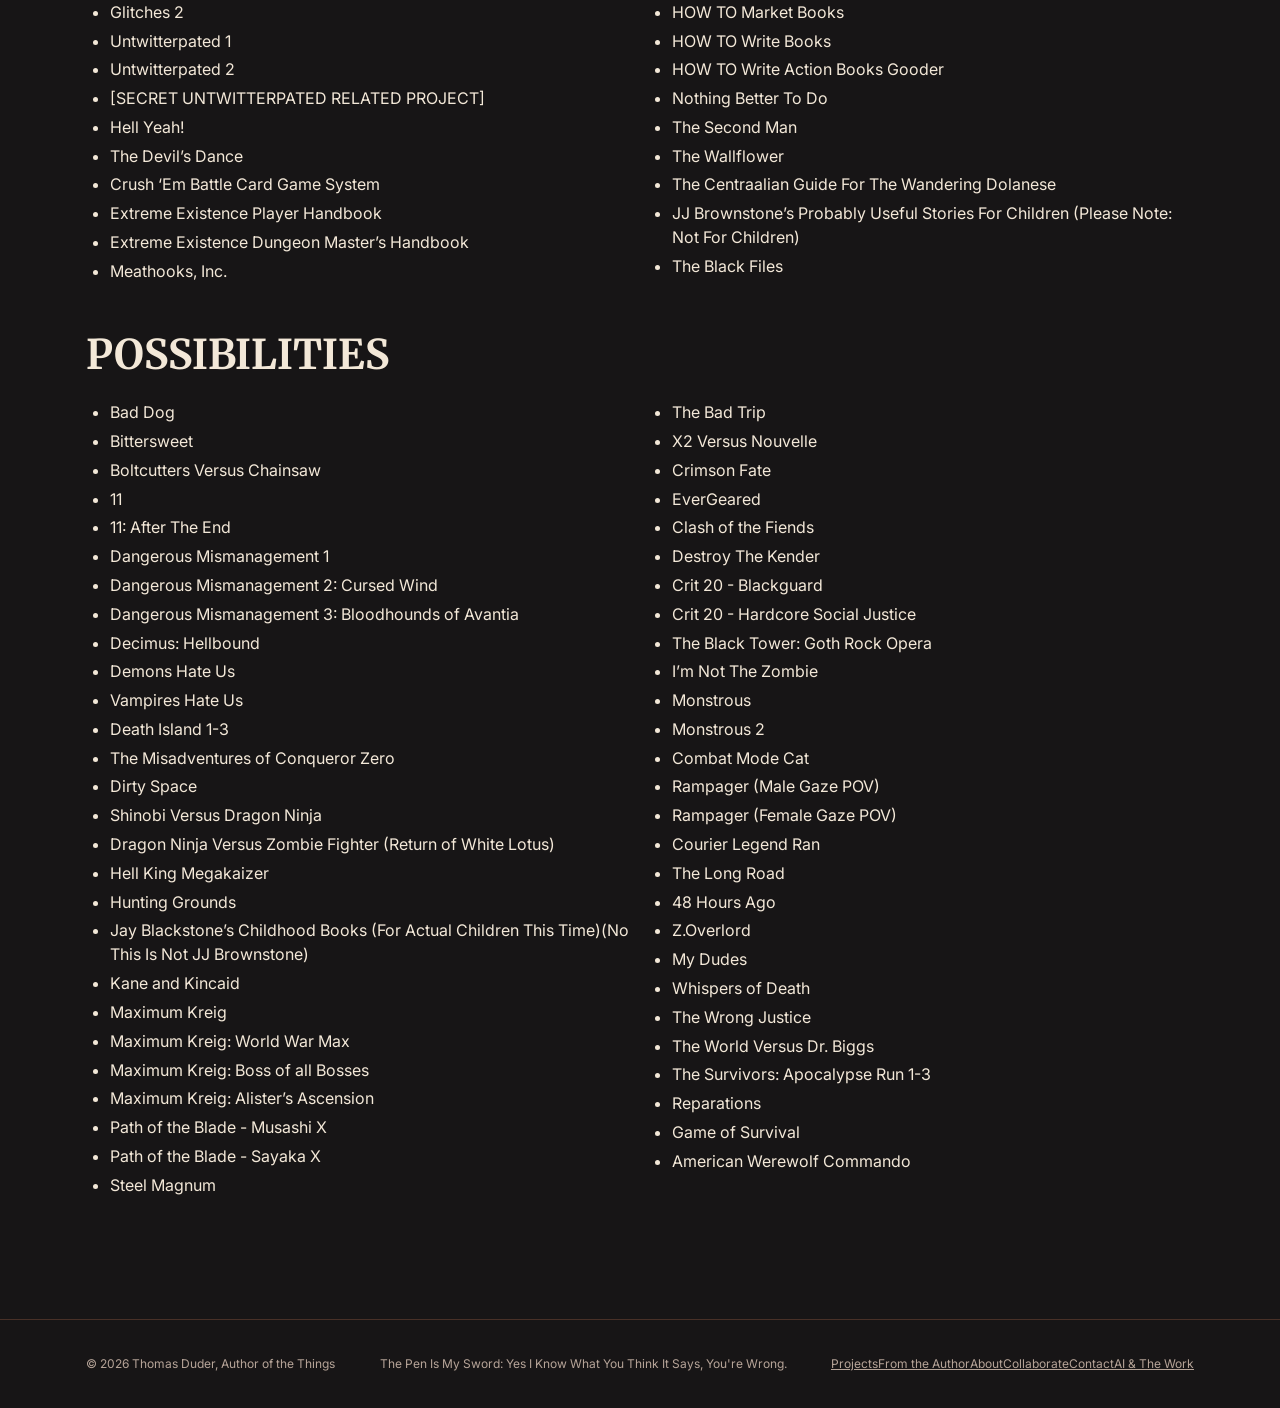
<file: projects.html>
<!DOCTYPE html>

<html lang="en"><head><meta charset="utf-8"/><meta content="width=device-width,initial-scale=1" name="viewport"/><meta content="#171516" name="theme-color"/><meta content="Past, current, and future creative projects from Thomas Duder, Author of the Things." name="description"/><title>Past and Future Projects | The Pen Is My Sword</title><link href="style.css" rel="stylesheet"/><link href="https://www.thepenismysword.com/projects.html" rel="canonical"/><meta content="index, follow, max-image-preview:large, max-snippet:-1, max-video-preview:-1" name="robots"/><meta content="article" property="og:type"/><meta content="The Pen Is My Sword" property="og:site_name"/><meta content="Past and Future Projects | The Pen Is My Sword" property="og:title"/><meta content="Past, current, and future creative projects from Thomas Duder, Author of the Things." property="og:description"/><meta content="https://www.thepenismysword.com/projects.html" property="og:url"/><meta content="https://www.thepenismysword.com/assets/thomas-duder-author.jpg" property="og:image"/><meta content="About Thomas Duder | Author of the Things" property="og:image:alt"/><meta content="summary_large_image" name="twitter:card"/><meta content="Past and Future Projects | The Pen Is My Sword" name="twitter:title"/><meta content="Past, current, and future creative projects from Thomas Duder, Author of the Things." name="twitter:description"/><meta content="https://www.thepenismysword.com/assets/thomas-duder-author.jpg" name="twitter:image"/><style> .project-catalog {columns:2; column-gap:2.5rem; padding-left:1.5rem; margin:0.6rem 0 2rem;} .project-catalog li {break-inside:avoid; padding:0.15rem 0; line-height:1.5;} .inner-landing h2 {margin-top:2.8rem;} .inner-landing h3 {margin-top:1.7rem;} @media(max-width:700px){.project-catalog{columns:1;}} </style></head><body><header class="nav"><div class="wrap navin"><a class="brand" href="index.html">THE PEN <em>IS MY</em> SWORD</a><nav class="links"><a href="index.html#releases">Releases</a><a href="index.html#books">Books</a><a href="killer-clicker.html">Killer Clicker</a><a href="ave-violentia.html">Ave Violentia</a><a href="wiki/">Game Wiki</a><a href="projects.html">Projects</a><a href="from-the-author.html">From the Author</a><a href="about.html">About the Author</a><a href="collab.html">Collab With Me</a><a href="contact.html">Contact Me</a><a href="ai-statement.html">AI &amp; The Work</a></nav></div></header><main><section class="inner-landing"><div class="wrap narrow"><div class="eyebrow">THE WORK</div><h1>Past and Future Projects</h1><div class="rule"></div><p>A catalog of The Work: past and present releases, projects on the horizon, and possibilities still waiting their turn.</p><h2>PAST AND PRESENT</h2><h3>The Generalist</h3><ul class="project-catalog"><li>Taboo 1 - Double Feature Show</li><li>Taboo 2 - Double Down</li><li>Taboo 3 - Angle of the Angels</li><li>Taboo 4 - Anger of the Angels</li><li>Taboo 5 - Auger of the Angels</li><li>The Omnibus Generalis volume 1</li><li>Taboo X (Canonical Short Story Side Series)</li></ul><h3>Killer 13</h3><ul class="project-catalog"><li>I–XLIV</li><li>KILLER13: COMPILED00</li><li>KILLER13: COMPILED01</li></ul><h3>Movie Scripts</h3><ul class="project-catalog"><li>The Mook</li><li>Worse Shade of Black</li><li>Dr. Hellfire</li></ul><h3>Video Games</h3><ul class="project-catalog"><li>Killer Clicker</li></ul><h3>Poetry</h3><ul class="project-catalog"><li>The Modern Times</li><li>[- ]</li></ul><h3>Podcasts/Livestreams</h3><ul class="project-catalog"><li>Da HooliganZ</li><li>Gaming Academy</li><li>Haymakers and Hellhounds</li></ul><h3>Music</h3><ul class="project-catalog"><li>Anubis Unit “Five Moves of Doom”</li><li>Anubis Unit “Internet Terrorists”</li><li>Black/White “Ave Violentia”</li></ul><h2>THE EVER LOVIN’ FUTURE</h2><ul class="project-catalog"><li>American Cowardice</li><li>The Omnibus Generalis volume 2</li><li>Taboo 6 – Of Whispers and Worship</li><li>Taboo 7 – Of Gods and Monsters</li><li>Glitches 1</li><li>Glitches 2</li><li>Untwitterpated 1</li><li>Untwitterpated 2</li><li>[SECRET UNTWITTERPATED RELATED PROJECT]</li><li>Hell Yeah!</li><li>The Devil’s Dance</li><li>Crush ‘Em Battle Card Game System</li><li>Extreme Existence Player Handbook</li><li>Extreme Existence Dungeon Master’s Handbook</li><li>Meathooks, Inc.</li><li>Ever After: Mercpunks 1-3</li><li>Ever After: Falsum Memorias</li><li>Battleworld</li><li>HOW TO Get 10k followers on Twitter</li><li>HOW TO Sell Books</li><li>HOW TO Market Books</li><li>HOW TO Write Books</li><li>HOW TO Write Action Books Gooder</li><li>Nothing Better To Do</li><li>The Second Man</li><li>The Wallflower</li><li>The Centraalian Guide For The Wandering Dolanese</li><li>JJ Brownstone’s Probably Useful Stories For Children (Please Note: Not For Children)</li><li>The Black Files</li></ul><h2>POSSIBILITIES</h2><ul class="project-catalog"><li>Bad Dog</li><li>Bittersweet</li><li>Boltcutters Versus Chainsaw</li><li>11</li><li>11: After The End</li><li>Dangerous Mismanagement 1</li><li>Dangerous Mismanagement 2: Cursed Wind</li><li>Dangerous Mismanagement 3: Bloodhounds of Avantia</li><li>Decimus: Hellbound</li><li>Demons Hate Us</li><li>Vampires Hate Us</li><li>Death Island 1-3</li><li>The Misadventures of Conqueror Zero</li><li>Dirty Space</li><li>Shinobi Versus Dragon Ninja</li><li>Dragon Ninja Versus Zombie Fighter (Return of White Lotus)</li><li>Hell King Megakaizer</li><li>Hunting Grounds</li><li>Jay Blackstone’s Childhood Books (For Actual Children This Time)(No This Is Not JJ Brownstone)</li><li>Kane and Kincaid</li><li>Maximum Kreig</li><li>Maximum Kreig: World War Max</li><li>Maximum Kreig: Boss of all Bosses</li><li>Maximum Kreig: Alister’s Ascension</li><li>Path of the Blade - Musashi X</li><li>Path of the Blade - Sayaka X</li><li>Steel Magnum</li><li>The Bad Trip</li><li>X2 Versus Nouvelle</li><li>Crimson Fate</li><li>EverGeared</li><li>Clash of the Fiends</li><li>Destroy The Kender</li><li>Crit 20 - Blackguard</li><li>Crit 20 - Hardcore Social Justice</li><li>The Black Tower: Goth Rock Opera</li><li>I’m Not The Zombie</li><li>Monstrous</li><li>Monstrous 2</li><li>Combat Mode Cat</li><li>Rampager (Male Gaze POV)</li><li>Rampager (Female Gaze POV)</li><li>Courier Legend Ran</li><li>The Long Road</li><li>48 Hours Ago</li><li>Z.Overlord</li><li>My Dudes</li><li>Whispers of Death</li><li>The Wrong Justice</li><li>The World Versus Dr. Biggs</li><li>The Survivors: Apocalypse Run 1-3</li><li>Reparations</li><li>Game of Survival</li><li>American Werewolf Commando</li></ul></div></section></main><footer class="footer"><div class="wrap"><span>© 2026 Thomas Duder, Author of the Things</span><span>The Pen Is My Sword: Yes I Know What You Think It Says, You're Wrong.</span><div class="footer-extras"><a href="projects.html">Projects</a><a href="from-the-author.html">From the Author</a><a href="about.html">About</a><a href="collab.html">Collaborate</a><a href="contact.html">Contact</a><a href="ai-statement.html">AI &amp; The Work</a></div></div></footer></body></html>
</file>
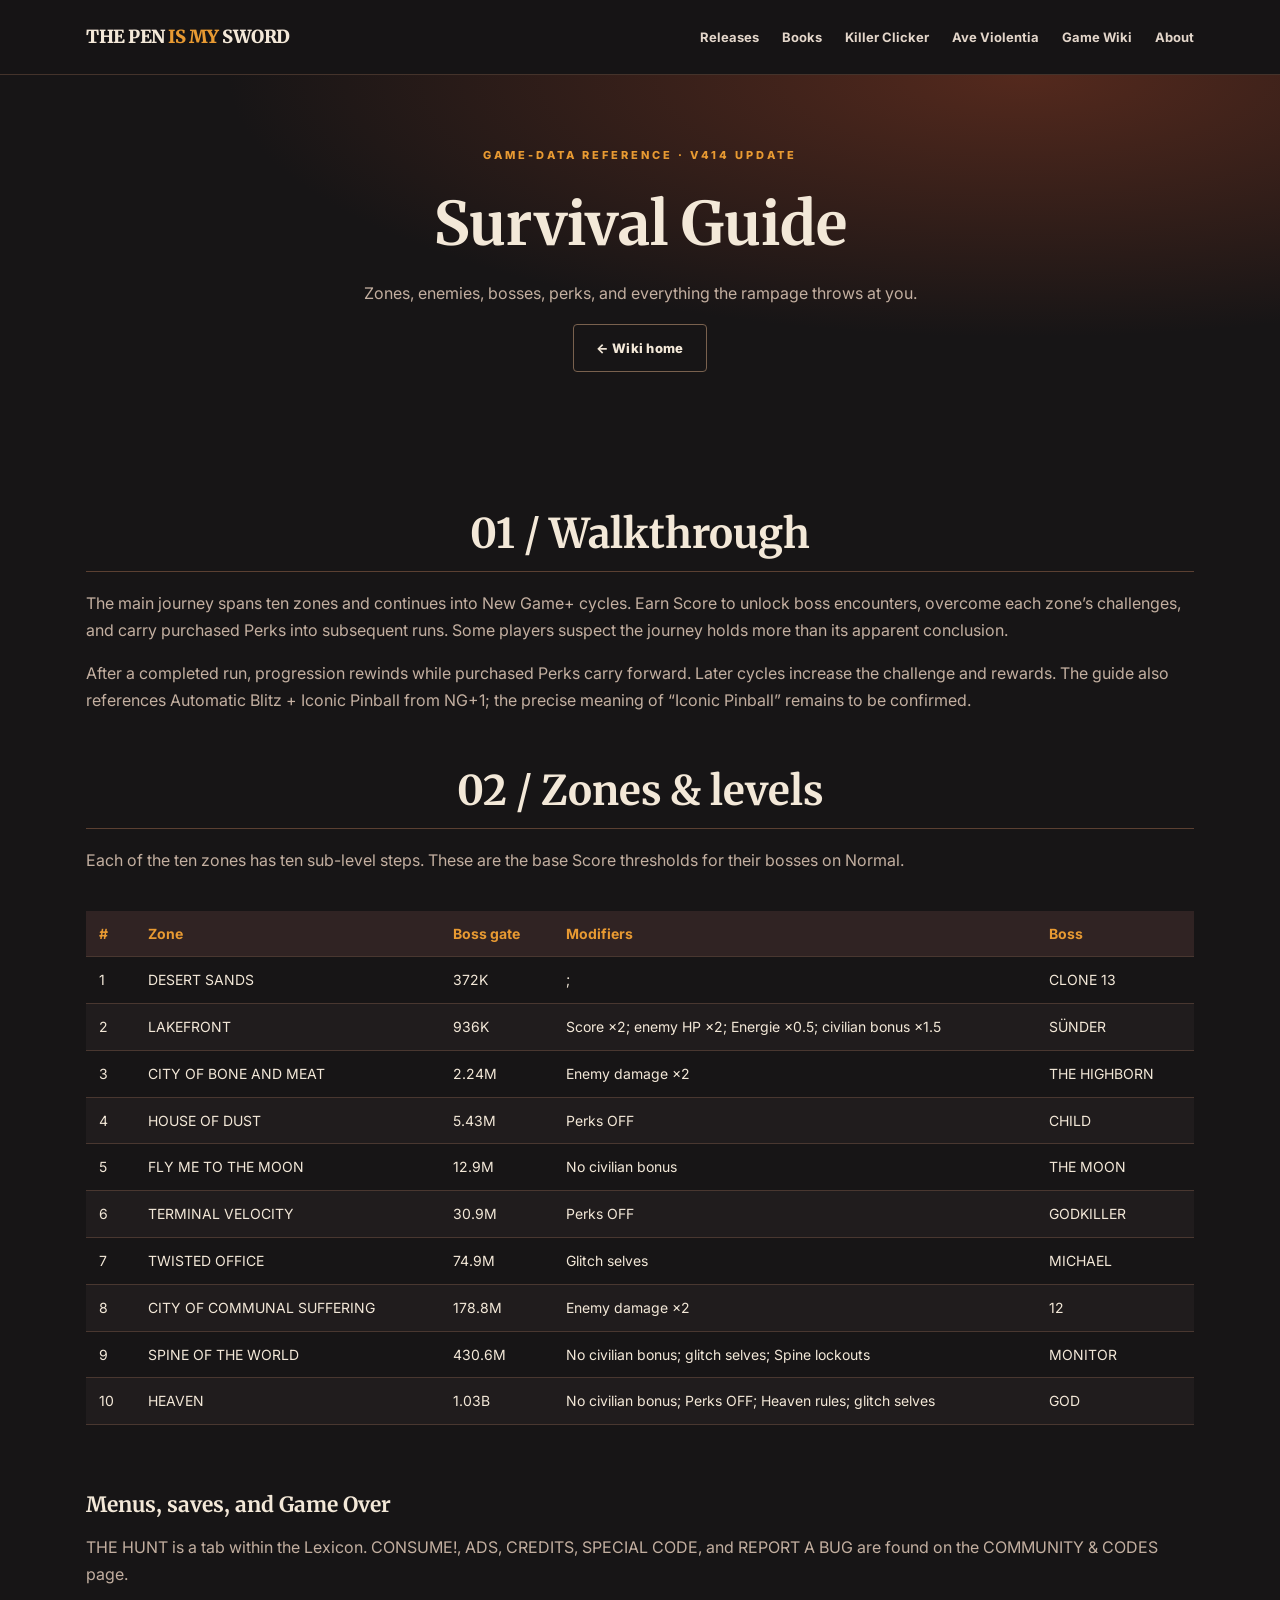
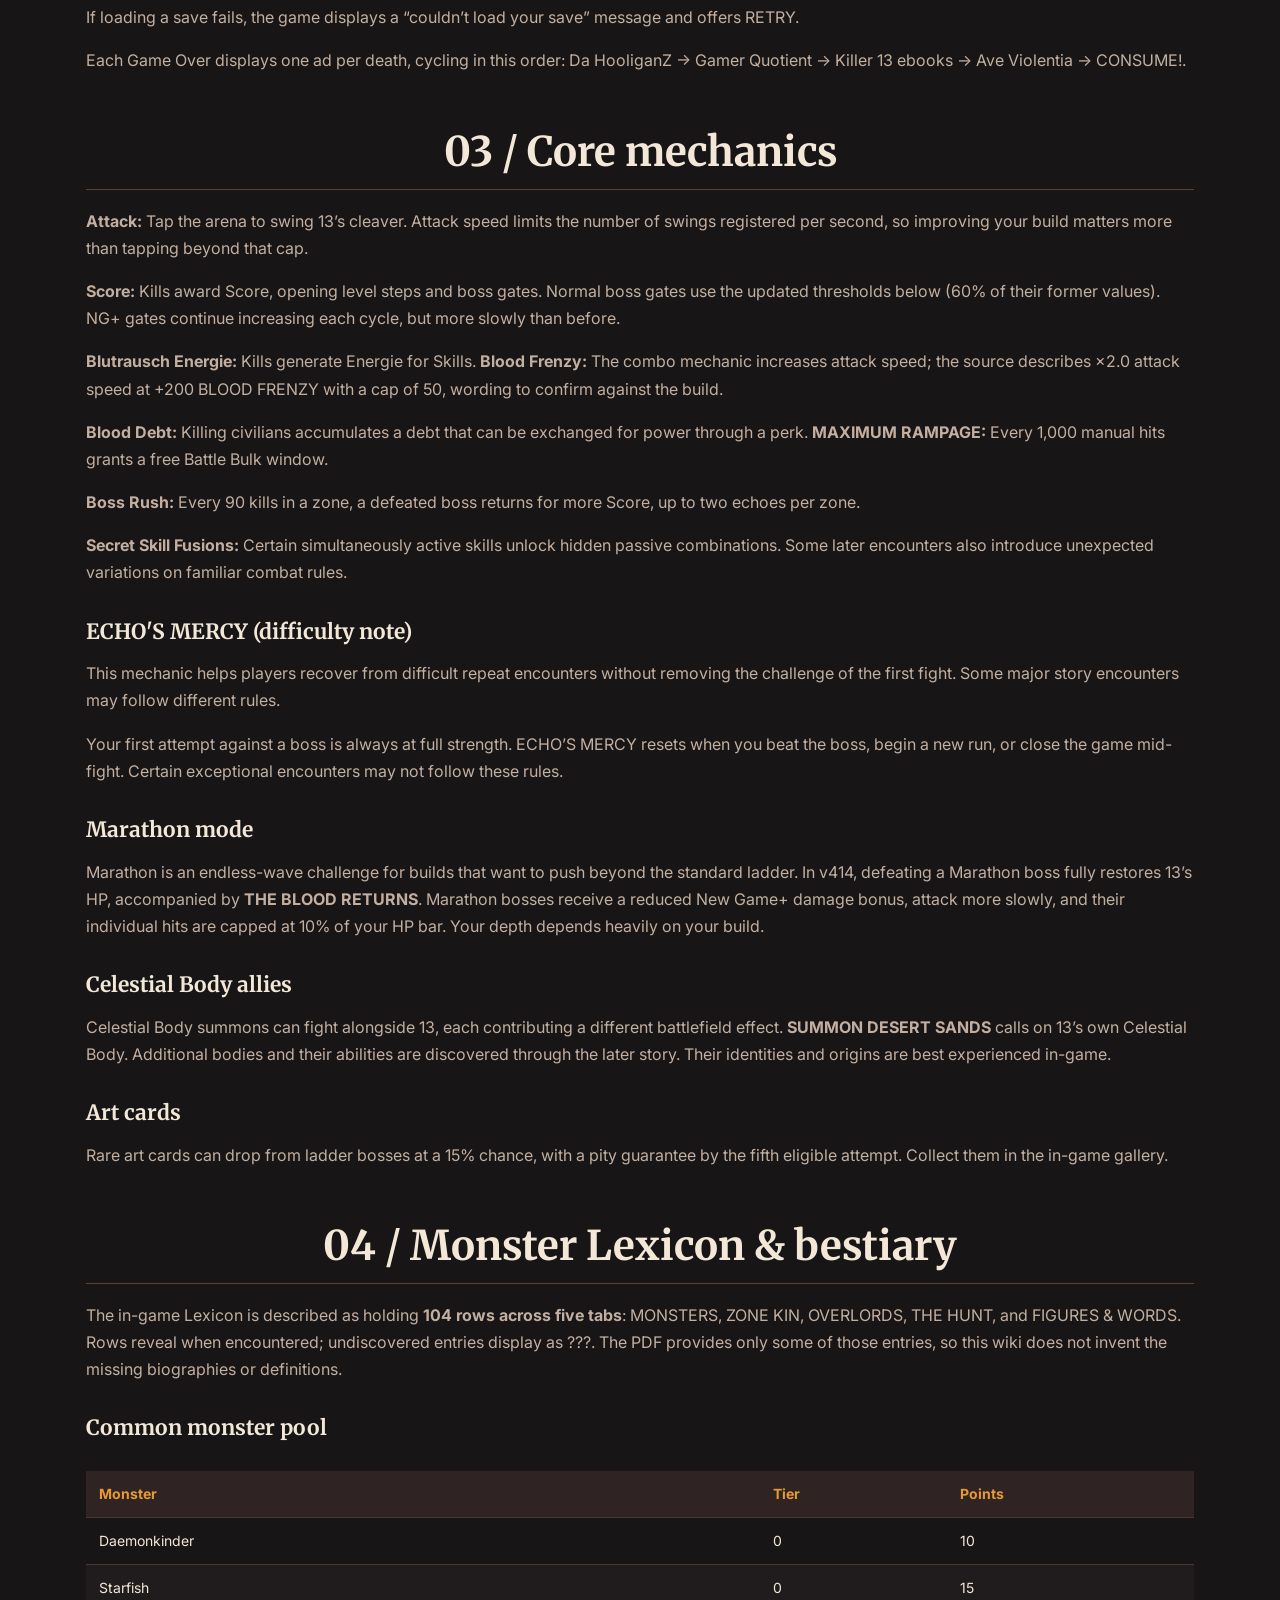
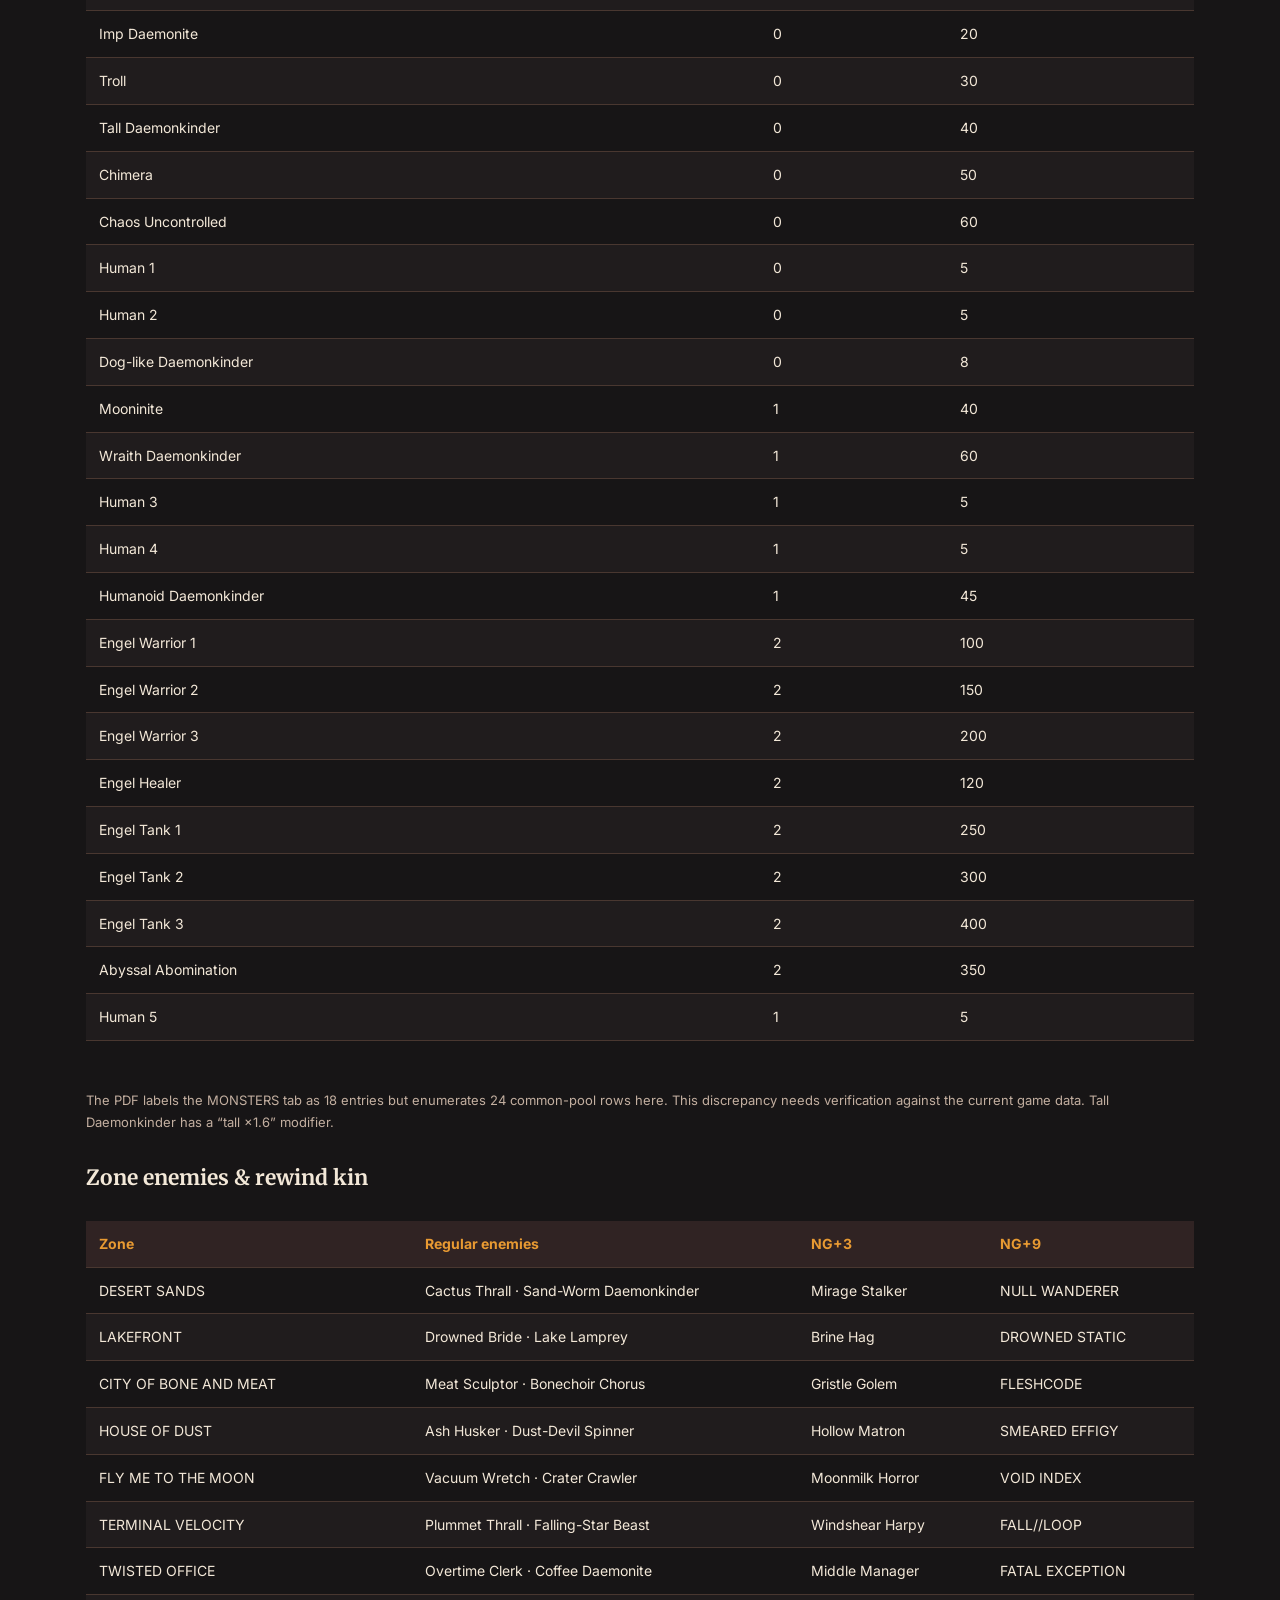
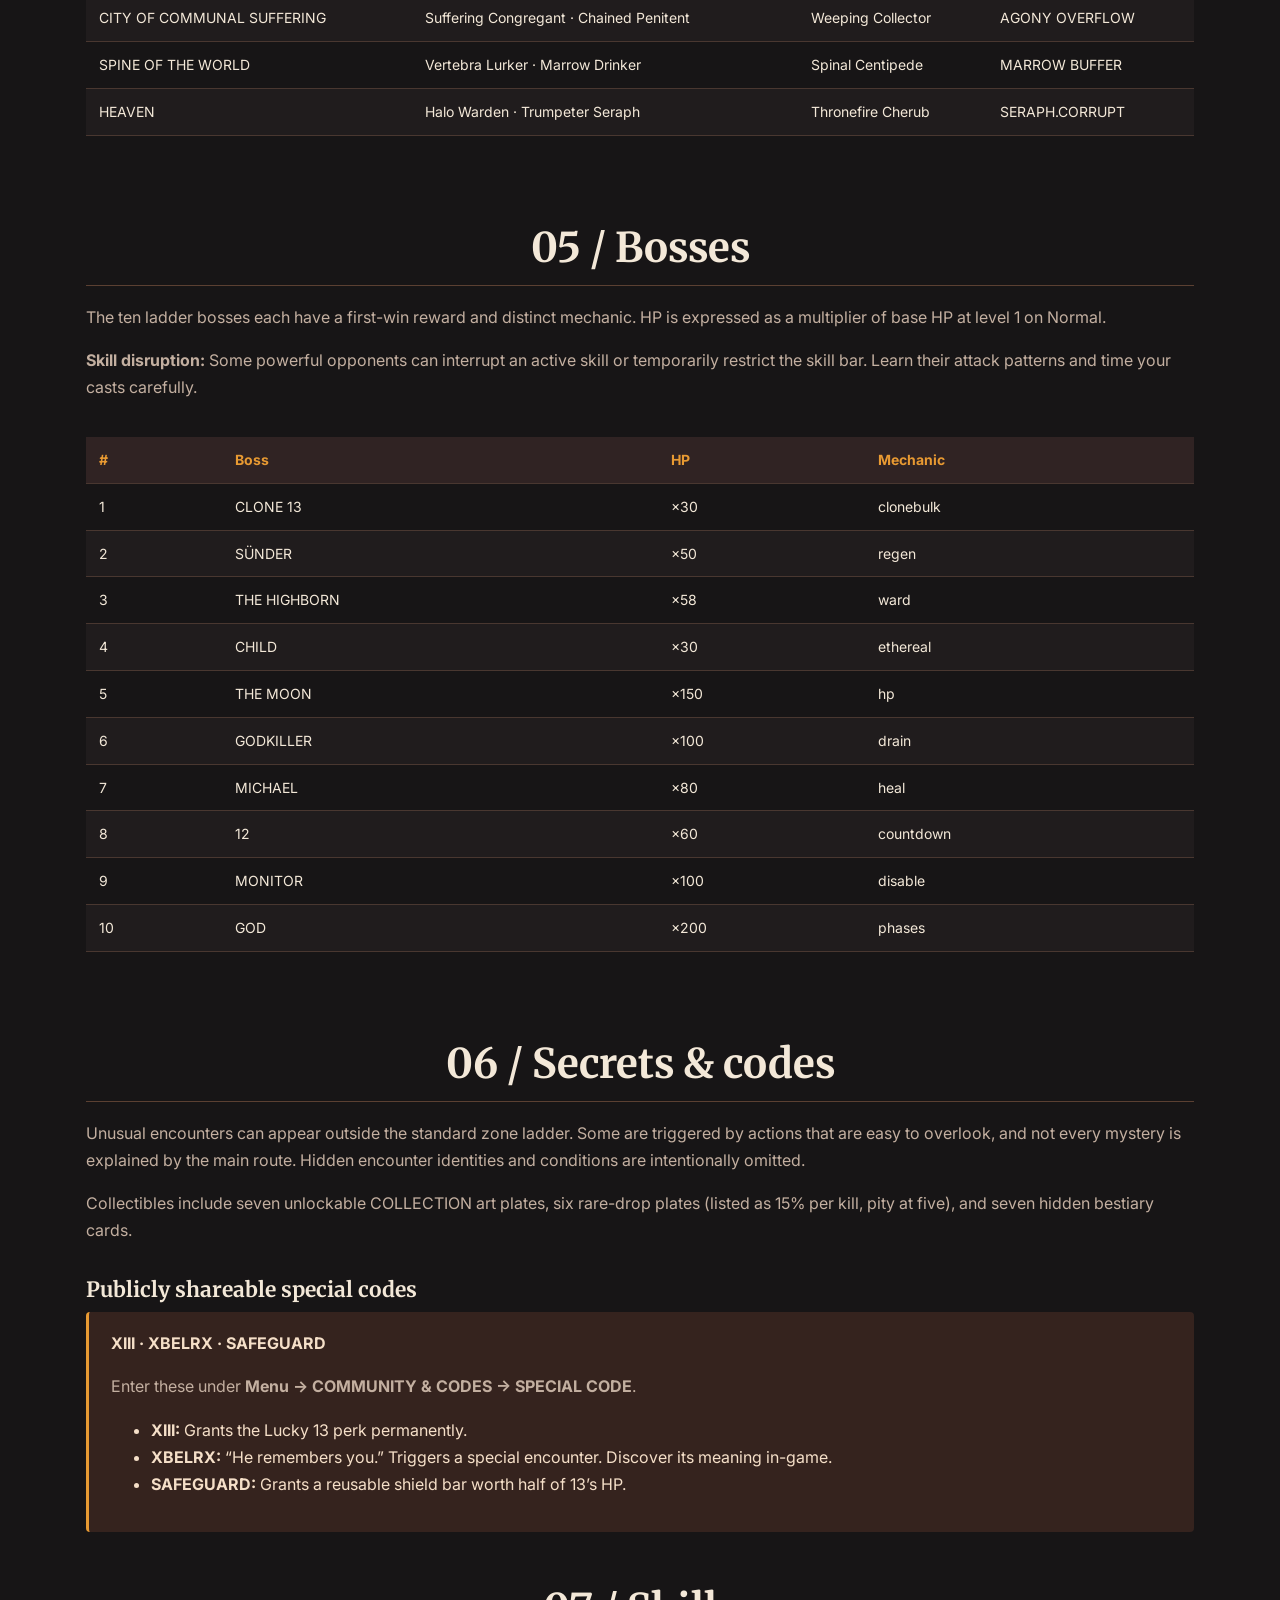
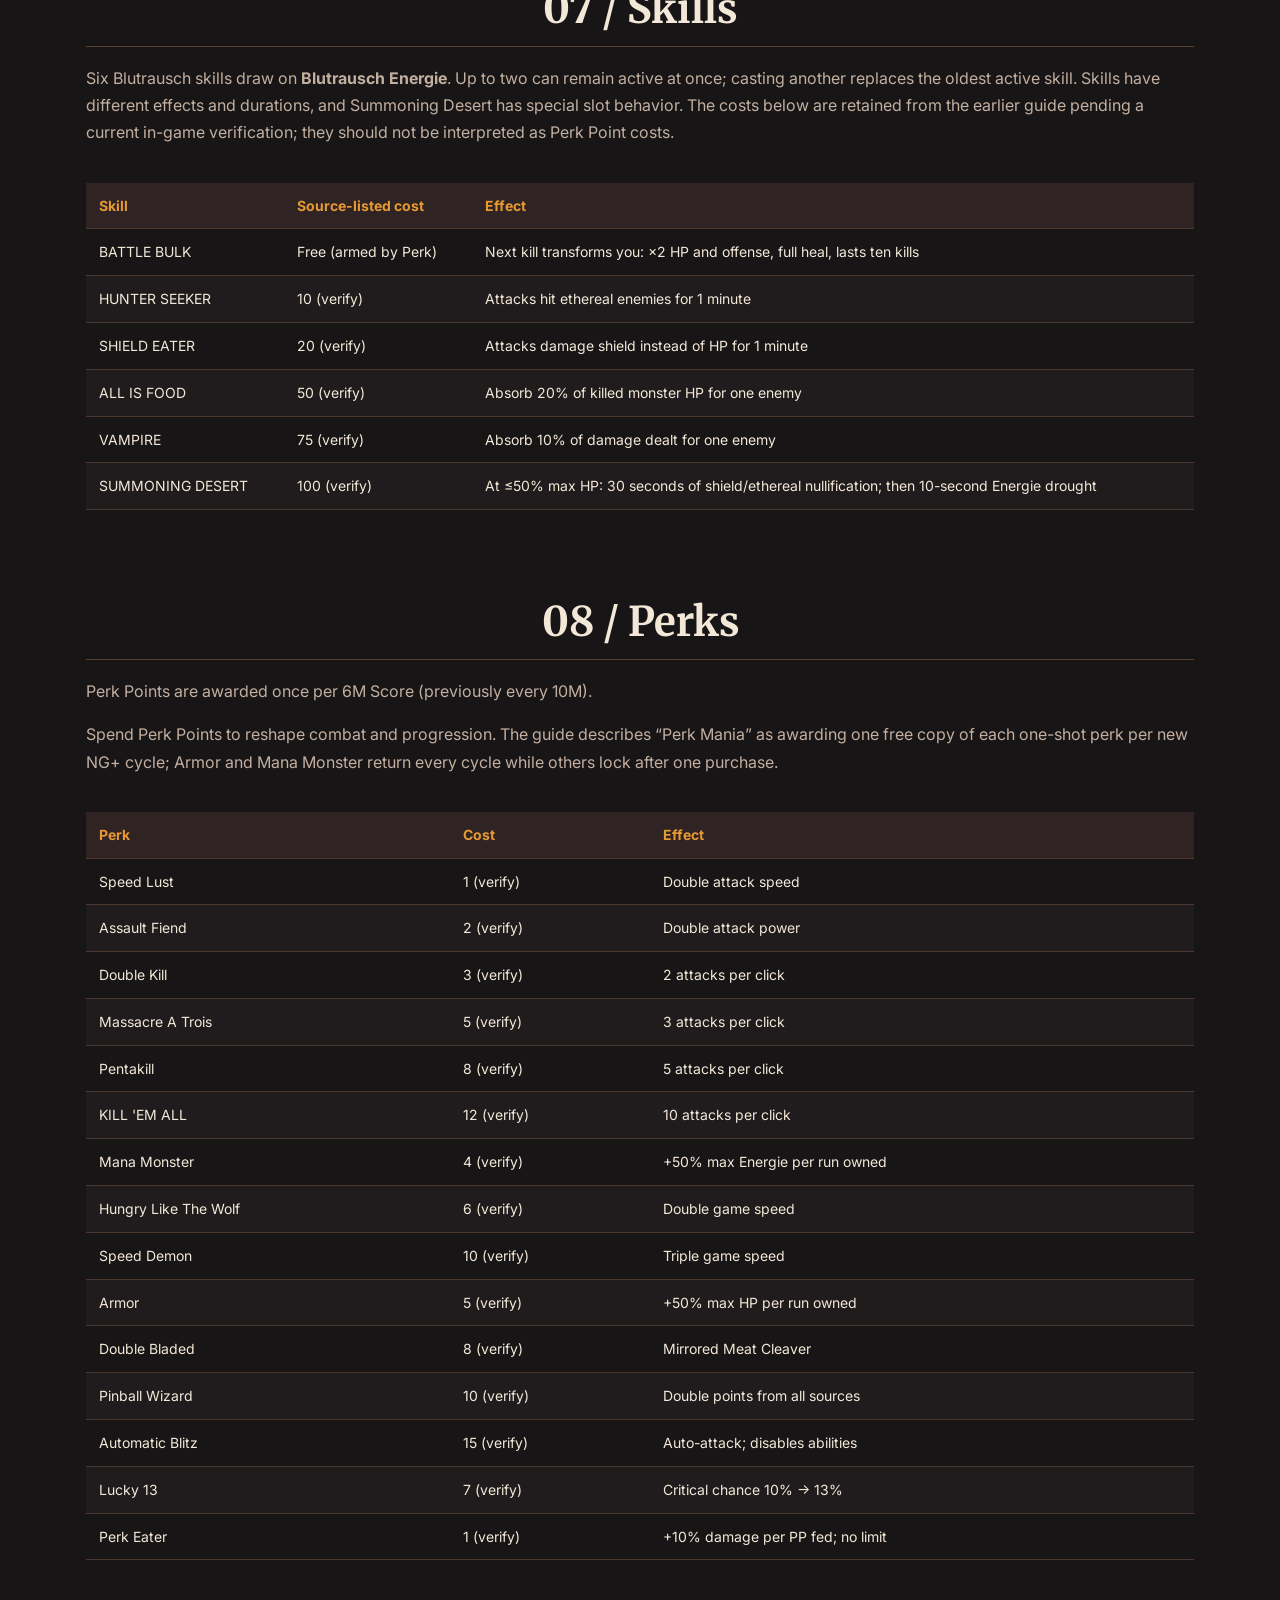
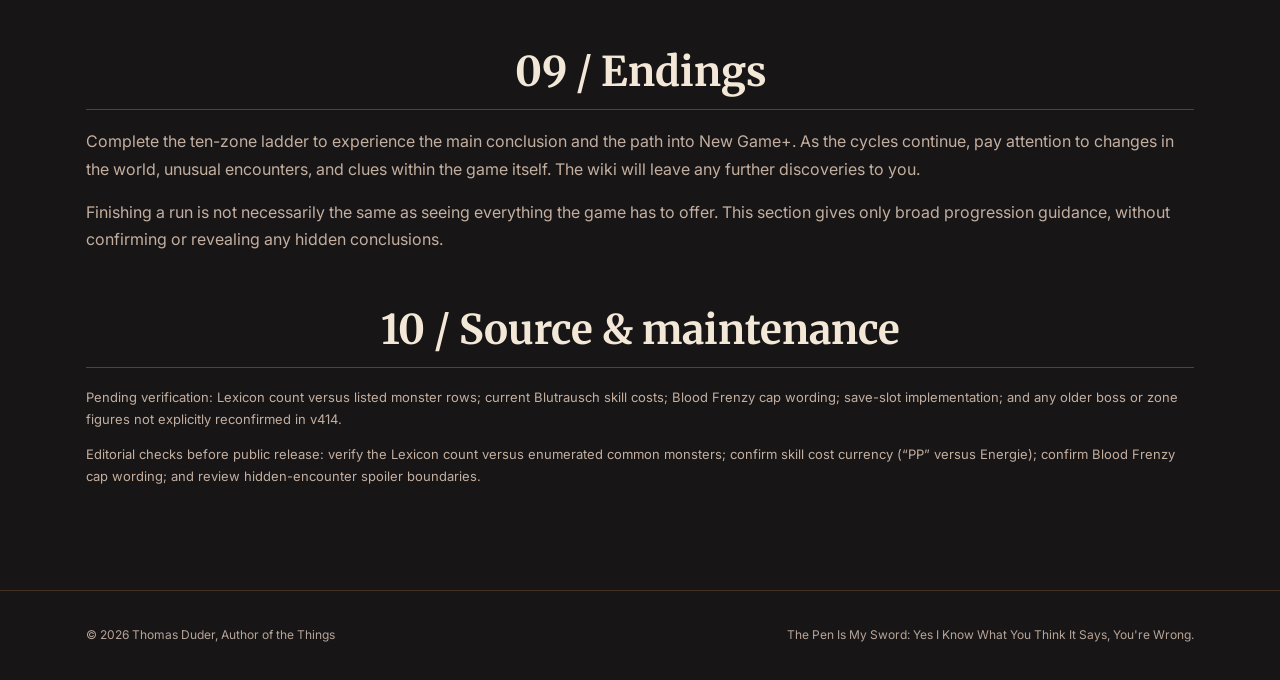
<file: wiki/guide.html>
<!DOCTYPE html>

<html lang="en"><head><meta charset="utf-8"/><meta content="width=device-width,initial-scale=1" name="viewport"/><meta content="#171516" name="theme-color"/><meta content="Thomas Duder, Author of the Things. Stories, games, music, and more." name="description"/><title>Complete Game Guide | The Pen Is My Sword</title><link href="../style.css" rel="stylesheet"/></head><body><header class="nav"><div class="wrap navin"><a class="brand" href="../">THE PEN <em>IS MY</em> SWORD</a><nav class="links"><a href="../#releases">Releases</a><a href="../#books">Books</a><a href="../killer-clicker.html">Killer Clicker</a><a href="../ave-violentia.html">Ave Violentia</a><a href="../wiki/">Game Wiki</a><a href="../about.html">About</a></nav></div></header><div class="pagehero"><div class="wrap"><span class="eyebrow">Game-data reference · v414 update</span><h1>Survival Guide</h1><p>Zones, enemies, bosses, perks, and everything the rampage throws at you.</p><a class="btn secondary" href="index.html">← Wiki home</a></div></div><main class="wiki-body"><div class="wrap"><h2 id="walkthrough">01 / Walkthrough</h2><p>The main journey spans ten zones and continues into New Game+ cycles. Earn Score to unlock boss encounters, overcome each zone’s challenges, and carry purchased Perks into subsequent runs. Some players suspect the journey holds more than its apparent conclusion.</p><p>After a completed run, progression rewinds while purchased Perks carry forward. Later cycles increase the challenge and rewards. The guide also references Automatic Blitz + Iconic Pinball from NG+1; the precise meaning of “Iconic Pinball” remains to be confirmed.</p><h2 id="zones">02 / Zones &amp; levels</h2><p>Each of the ten zones has ten sub-level steps. These are the base Score thresholds for their bosses on Normal.</p><div class="tablewrap"><table><thead><tr><th>#</th><th>Zone</th><th>Boss gate</th><th>Modifiers</th><th>Boss</th></tr></thead><tbody><tr><td>1</td><td>DESERT SANDS</td><td>372K</td><td>; </td><td>CLONE 13</td></tr><tr><td>2</td><td>LAKEFRONT</td><td>936K</td><td>Score ×2; enemy HP ×2; Energie ×0.5; civilian bonus ×1.5</td><td>SÜNDER</td></tr><tr><td>3</td><td>CITY OF BONE AND MEAT</td><td>2.24M</td><td>Enemy damage ×2</td><td>THE HIGHBORN</td></tr><tr><td>4</td><td>HOUSE OF DUST</td><td>5.43M</td><td>Perks OFF</td><td>CHILD</td></tr><tr><td>5</td><td>FLY ME TO THE MOON</td><td>12.9M</td><td>No civilian bonus</td><td>THE MOON</td></tr><tr><td>6</td><td>TERMINAL VELOCITY</td><td>30.9M</td><td>Perks OFF</td><td>GODKILLER</td></tr><tr><td>7</td><td>TWISTED OFFICE</td><td>74.9M</td><td>Glitch selves</td><td>MICHAEL</td></tr><tr><td>8</td><td>CITY OF COMMUNAL SUFFERING</td><td>178.8M</td><td>Enemy damage ×2</td><td>12</td></tr><tr><td>9</td><td>SPINE OF THE WORLD</td><td>430.6M</td><td>No civilian bonus; glitch selves; Spine lockouts</td><td>MONITOR</td></tr><tr><td>10</td><td>HEAVEN</td><td>1.03B</td><td>No civilian bonus; Perks OFF; Heaven rules; glitch selves</td><td>GOD</td></tr></tbody></table></div><h3>Menus, saves, and Game Over</h3><p>THE HUNT is a tab within the Lexicon. CONSUME!, ADS, CREDITS, SPECIAL CODE, and REPORT A BUG are found on the COMMUNITY &amp; CODES page.</p><p>If loading a save fails, the game displays a “couldn’t load your save” message and offers RETRY.</p><p>Each Game Over displays one ad per death, cycling in this order: Da HooliganZ → Gamer Quotient → Killer 13 ebooks → Ave Violentia → CONSUME!.</p><h2 id="mechanics">03 / Core mechanics</h2><p><strong>Attack:</strong> Tap the arena to swing 13’s cleaver. Attack speed limits the number of swings registered per second, so improving your build matters more than tapping beyond that cap.</p><p><strong>Score:</strong> Kills award Score, opening level steps and boss gates. Normal boss gates use the updated thresholds below (60% of their former values). NG+ gates continue increasing each cycle, but more slowly than before.</p><p><strong>Blutrausch Energie:</strong> Kills generate Energie for Skills. <strong>Blood Frenzy:</strong> The combo mechanic increases attack speed; the source describes ×2.0 attack speed at +200 BLOOD FRENZY with a cap of 50, wording to confirm against the build.</p><p><strong>Blood Debt:</strong> Killing civilians accumulates a debt that can be exchanged for power through a perk. <strong>MAXIMUM RAMPAGE:</strong> Every 1,000 manual hits grants a free Battle Bulk window.</p><p><strong>Boss Rush:</strong> Every 90 kills in a zone, a defeated boss returns for more Score, up to two echoes per zone.</p><p><strong>Secret Skill Fusions:</strong> Certain simultaneously active skills unlock hidden passive combinations. Some later encounters also introduce unexpected variations on familiar combat rules.</p><h3 id="echos-mercy">ECHO'S MERCY (difficulty note)</h3><p>This mechanic helps players recover from difficult repeat encounters without removing the challenge of the first fight. Some major story encounters may follow different rules.</p><p>Your first attempt against a boss is always at full strength. ECHO’S MERCY resets when you beat the boss, begin a new run, or close the game mid-fight. Certain exceptional encounters may not follow these rules.</p><h3 id="marathon">Marathon mode</h3><p>Marathon is an endless-wave challenge for builds that want to push beyond the standard ladder. In v414, defeating a Marathon boss fully restores 13’s HP, accompanied by <strong>THE BLOOD RETURNS</strong>. Marathon bosses receive a reduced New Game+ damage bonus, attack more slowly, and their individual hits are capped at 10% of your HP bar. Your depth depends heavily on your build.</p><h3 id="celestial-bodies">Celestial Body allies</h3><p>Celestial Body summons can fight alongside 13, each contributing a different battlefield effect. <strong>SUMMON DESERT SANDS</strong> calls on 13’s own Celestial Body. Additional bodies and their abilities are discovered through the later story. Their identities and origins are best experienced in-game.</p><h3 id="art-cards">Art cards</h3><p>Rare art cards can drop from ladder bosses at a 15% chance, with a pity guarantee by the fifth eligible attempt. Collect them in the in-game gallery.</p><h2 id="bestiary">04 / Monster Lexicon &amp; bestiary</h2><p>The in-game Lexicon is described as holding <strong>104 rows across five tabs</strong>: MONSTERS, ZONE KIN, OVERLORDS, THE HUNT, and FIGURES &amp; WORDS. Rows reveal when encountered; undiscovered entries display as ???. The PDF provides only some of those entries, so this wiki does not invent the missing biographies or definitions.</p><h3>Common monster pool</h3><div class="tablewrap"><table><thead><tr><th>Monster</th><th>Tier</th><th>Points</th></tr></thead><tbody><tr><td>Daemonkinder</td><td>0</td><td>10</td></tr><tr><td>Starfish</td><td>0</td><td>15</td></tr><tr><td>Imp Daemonite</td><td>0</td><td>20</td></tr><tr><td>Troll</td><td>0</td><td>30</td></tr><tr><td>Tall Daemonkinder</td><td>0</td><td>40</td></tr><tr><td>Chimera</td><td>0</td><td>50</td></tr><tr><td>Chaos Uncontrolled</td><td>0</td><td>60</td></tr><tr><td>Human 1</td><td>0</td><td>5</td></tr><tr><td>Human 2</td><td>0</td><td>5</td></tr><tr><td>Dog-like Daemonkinder</td><td>0</td><td>8</td></tr><tr><td>Mooninite</td><td>1</td><td>40</td></tr><tr><td>Wraith Daemonkinder</td><td>1</td><td>60</td></tr><tr><td>Human 3</td><td>1</td><td>5</td></tr><tr><td>Human 4</td><td>1</td><td>5</td></tr><tr><td>Humanoid Daemonkinder</td><td>1</td><td>45</td></tr><tr><td>Engel Warrior 1</td><td>2</td><td>100</td></tr><tr><td>Engel Warrior 2</td><td>2</td><td>150</td></tr><tr><td>Engel Warrior 3</td><td>2</td><td>200</td></tr><tr><td>Engel Healer</td><td>2</td><td>120</td></tr><tr><td>Engel Tank 1</td><td>2</td><td>250</td></tr><tr><td>Engel Tank 2</td><td>2</td><td>300</td></tr><tr><td>Engel Tank 3</td><td>2</td><td>400</td></tr><tr><td>Abyssal Abomination</td><td>2</td><td>350</td></tr><tr><td>Human 5</td><td>1</td><td>5</td></tr></tbody></table></div><p class="small">The PDF labels the MONSTERS tab as 18 entries but enumerates 24 common-pool rows here. This discrepancy needs verification against the current game data. Tall Daemonkinder has a “tall ×1.6” modifier.</p><h3>Zone enemies &amp; rewind kin</h3><div class="tablewrap"><table><thead><tr><th>Zone</th><th>Regular enemies</th><th>NG+3</th><th>NG+9</th></tr></thead><tbody><tr><td>DESERT SANDS</td><td>Cactus Thrall · Sand-Worm Daemonkinder</td><td>Mirage Stalker</td><td>NULL WANDERER</td></tr><tr><td>LAKEFRONT</td><td>Drowned Bride · Lake Lamprey</td><td>Brine Hag</td><td>DROWNED STATIC</td></tr><tr><td>CITY OF BONE AND MEAT</td><td>Meat Sculptor · Bonechoir Chorus</td><td>Gristle Golem</td><td>FLESHCODE</td></tr><tr><td>HOUSE OF DUST</td><td>Ash Husker · Dust-Devil Spinner</td><td>Hollow Matron</td><td>SMEARED EFFIGY</td></tr><tr><td>FLY ME TO THE MOON</td><td>Vacuum Wretch · Crater Crawler</td><td>Moonmilk Horror</td><td>VOID INDEX</td></tr><tr><td>TERMINAL VELOCITY</td><td>Plummet Thrall · Falling-Star Beast</td><td>Windshear Harpy</td><td>FALL//LOOP</td></tr><tr><td>TWISTED OFFICE</td><td>Overtime Clerk · Coffee Daemonite</td><td>Middle Manager</td><td>FATAL EXCEPTION</td></tr><tr><td>CITY OF COMMUNAL SUFFERING</td><td>Suffering Congregant · Chained Penitent</td><td>Weeping Collector</td><td>AGONY OVERFLOW</td></tr><tr><td>SPINE OF THE WORLD</td><td>Vertebra Lurker · Marrow Drinker</td><td>Spinal Centipede</td><td>MARROW BUFFER</td></tr><tr><td>HEAVEN</td><td>Halo Warden · Trumpeter Seraph</td><td>Thronefire Cherub</td><td>SERAPH.CORRUPT</td></tr></tbody></table></div><h2 id="bosses">05 / Bosses</h2><p>The ten ladder bosses each have a first-win reward and distinct mechanic. HP is expressed as a multiplier of base HP at level 1 on Normal.</p><p><strong>Skill disruption:</strong> Some powerful opponents can interrupt an active skill or temporarily restrict the skill bar. Learn their attack patterns and time your casts carefully.</p><div class="tablewrap"><table><thead><tr><th>#</th><th>Boss</th><th>HP</th><th>Mechanic</th></tr></thead><tbody><tr><td>1</td><td>CLONE 13</td><td>×30</td><td>clonebulk</td></tr><tr><td>2</td><td>SÜNDER</td><td>×50</td><td>regen</td></tr><tr><td>3</td><td>THE HIGHBORN</td><td>×58</td><td>ward</td></tr><tr><td>4</td><td>CHILD</td><td>×30</td><td>ethereal</td></tr><tr><td>5</td><td>THE MOON</td><td>×150</td><td>hp</td></tr><tr><td>6</td><td>GODKILLER</td><td>×100</td><td>drain</td></tr><tr><td>7</td><td>MICHAEL</td><td>×80</td><td>heal</td></tr><tr><td>8</td><td>12</td><td>×60</td><td>countdown</td></tr><tr><td>9</td><td>MONITOR</td><td>×100</td><td>disable</td></tr><tr><td>10</td><td>GOD</td><td>×200</td><td>phases</td></tr></tbody></table></div><h2 id="hidden">06 / Secrets &amp; codes</h2><p>Unusual encounters can appear outside the standard zone ladder. Some are triggered by actions that are easy to overlook, and not every mystery is explained by the main route. Hidden encounter identities and conditions are intentionally omitted.</p><p>Collectibles include seven unlockable COLLECTION art plates, six rare-drop plates (listed as 15% per kill, pity at five), and seven hidden bestiary cards.</p><h3>Publicly shareable special codes</h3><div class="notice"><strong>XIII · XBELRX · SAFEGUARD</strong><p>Enter these under <strong>Menu → COMMUNITY &amp; CODES → SPECIAL CODE</strong>.</p><ul><li><strong>XIII:</strong> Grants the Lucky 13 perk permanently.</li><li><strong>XBELRX:</strong> “He remembers you.” Triggers a special encounter. Discover its meaning in-game.</li><li><strong>SAFEGUARD:</strong> Grants a reusable shield bar worth half of 13’s HP.</li></ul></div><h2 id="skills">07 / Skills</h2><p>Six Blutrausch skills draw on <strong>Blutrausch Energie</strong>. Up to two can remain active at once; casting another replaces the oldest active skill. Skills have different effects and durations, and Summoning Desert has special slot behavior. The costs below are retained from the earlier guide pending a current in-game verification; they should not be interpreted as Perk Point costs.</p><div class="tablewrap"><table><thead><tr><th>Skill</th><th>Source-listed cost</th><th>Effect</th></tr></thead><tbody><tr><td>BATTLE BULK</td><td>Free (armed by Perk)</td><td>Next kill transforms you: ×2 HP and offense, full heal, lasts ten kills</td></tr><tr><td>HUNTER SEEKER</td><td>10 (verify)</td><td>Attacks hit ethereal enemies for 1 minute</td></tr><tr><td>SHIELD EATER</td><td>20 (verify)</td><td>Attacks damage shield instead of HP for 1 minute</td></tr><tr><td>ALL IS FOOD</td><td>50 (verify)</td><td>Absorb 20% of killed monster HP for one enemy</td></tr><tr><td>VAMPIRE</td><td>75 (verify)</td><td>Absorb 10% of damage dealt for one enemy</td></tr><tr><td>SUMMONING DESERT</td><td>100 (verify)</td><td>At ≤50% max HP: 30 seconds of shield/ethereal nullification; then 10-second Energie drought</td></tr></tbody></table></div><h2 id="perks">08 / Perks</h2><p>Perk Points are awarded once per 6M Score (previously every 10M).</p><p>Spend Perk Points to reshape combat and progression. The guide describes “Perk Mania” as awarding one free copy of each one-shot perk per new NG+ cycle; Armor and Mana Monster return every cycle while others lock after one purchase.</p><div class="tablewrap"><table><thead><tr><th>Perk</th><th>Cost</th><th>Effect</th></tr></thead><tbody><tr><td>Speed Lust</td><td>1 (verify)</td><td>Double attack speed</td></tr><tr><td>Assault Fiend</td><td>2 (verify)</td><td>Double attack power</td></tr><tr><td>Double Kill</td><td>3 (verify)</td><td>2 attacks per click</td></tr><tr><td>Massacre A Trois</td><td>5 (verify)</td><td>3 attacks per click</td></tr><tr><td>Pentakill</td><td>8 (verify)</td><td>5 attacks per click</td></tr><tr><td>KILL 'EM ALL</td><td>12 (verify)</td><td>10 attacks per click</td></tr><tr><td>Mana Monster</td><td>4 (verify)</td><td>+50% max Energie per run owned</td></tr><tr><td>Hungry Like The Wolf</td><td>6 (verify)</td><td>Double game speed</td></tr><tr><td>Speed Demon</td><td>10 (verify)</td><td>Triple game speed</td></tr><tr><td>Armor</td><td>5 (verify)</td><td>+50% max HP per run owned</td></tr><tr><td>Double Bladed</td><td>8 (verify)</td><td>Mirrored Meat Cleaver</td></tr><tr><td>Pinball Wizard</td><td>10 (verify)</td><td>Double points from all sources</td></tr><tr><td>Automatic Blitz</td><td>15 (verify)</td><td>Auto-attack; disables abilities</td></tr><tr><td>Lucky 13</td><td>7 (verify)</td><td>Critical chance 10% → 13%</td></tr><tr><td>Perk Eater</td><td>1 (verify)</td><td>+10% damage per PP fed; no limit</td></tr></tbody></table></div><h2 id="endings">09 / Endings</h2><p>Complete the ten-zone ladder to experience the main conclusion and the path into New Game+. As the cycles continue, pay attention to changes in the world, unusual encounters, and clues within the game itself. The wiki will leave any further discoveries to you.</p><p>Finishing a run is not necessarily the same as seeing everything the game has to offer. This section gives only broad progression guidance, without confirming or revealing any hidden conclusions.</p><h2 id="maintenance">10 / Source &amp; maintenance</h2><p class="small">Pending verification: Lexicon count versus listed monster rows; current Blutrausch skill costs; Blood Frenzy cap wording; save-slot implementation; and any older boss or zone figures not explicitly reconfirmed in v414.</p><p class="small">Editorial checks before public release: verify the Lexicon count versus enumerated common monsters; confirm skill cost currency (“PP” versus Energie); confirm Blood Frenzy cap wording; and review hidden-encounter spoiler boundaries.</p></div></main><footer class="footer"><div class="wrap"><span>© 2026 Thomas Duder, Author of the Things</span><span>The Pen Is My Sword: Yes I Know What You Think It Says, You're Wrong.</span></div></footer></body></html>
</file>
<file: style.css>
@import url('https://fonts.googleapis.com/css2?family=Merriweather:wght@400;700;900&family=Inter:wght@400;500;600;700;800&display=swap');:root{--bg:#171516;--panel:#242022;--ink:#f3e8d8;--muted:#c3afa0;--gold:#e89a32;--red:#aa3736}*{box-sizing:border-box}html{scroll-behavior:smooth}body{margin:0;background:var(--bg);color:var(--ink);font:16px/1.7 Inter,Arial,sans-serif}a{color:inherit}a:hover{color:var(--gold)}.wrap{max-width:1160px;margin:auto;padding:0 26px}.nav{position:sticky;top:0;z-index:20;background:#171516f0;border-bottom:1px solid #44332b;backdrop-filter:blur(12px)}.navin{display:flex;align-items:center;justify-content:space-between;gap:16px;min-height:74px}.brand{font-family:Merriweather,Georgia,serif;font-size:18px;font-weight:900;text-decoration:none;letter-spacing:-.5px}.brand em{color:var(--gold);font-style:normal}.links{display:flex;gap:23px;flex-wrap:wrap}.links a{font-size:13px;text-decoration:none;color:#e3d6ca;font-weight:700}.links a:hover{color:var(--gold)}.hero{position:relative;padding:115px 0 90px;overflow:hidden;background:radial-gradient(ellipse at 70% 0%,#602b1b 0%,transparent 48%),linear-gradient(145deg,#24191a,#171516 70%)}.eyebrow{text-transform:uppercase;letter-spacing:3px;font-size:11px;font-weight:800;color:var(--gold)}h1,h2,h3{font-family:Merriweather,Georgia,serif;line-height:1.22}h1{font-size:clamp(40px,6vw,77px);max-width:900px;margin:20px 0}h2{font-size:clamp(28px,3.2vw,44px);margin:8px 0 18px}h3{font-size:21px;margin:10px 0}p{color:var(--muted)}.hero p{font-size:clamp(16px,2vw,20px)}.rule{height:4px;width:82px;background:var(--gold);margin:24px 0;border-radius:9px}.btn{display:inline-block;border:1px solid var(--gold);background:var(--gold);color:#1b1412!important;font-weight:800;text-decoration:none;padding:12px 22px;border-radius:4px;font-size:13px;letter-spacing:.3px}.btn:hover{background:#ffb950}.btn.secondary{background:transparent;color:var(--ink)!important;border-color:#79614e}.btn.secondary:hover{border-color:var(--gold)}.actions{display:flex;gap:12px;flex-wrap:wrap;margin-top:27px}section{padding:88px 0}.sectionhead{margin-bottom:30px}.duo{display:grid;grid-template-columns:1fr 1fr;gap:24px}.feature{background:var(--panel);border:1px solid #44302c;border-radius:9px;overflow:hidden;display:flex;flex-direction:column}.feature img{width:100%;height:360px;object-fit:cover;display:block}.feature.game img{object-position:center 35%}.feature.album img{object-fit:contain;background:#120d0e;padding:16px}.feature .content{padding:28px;flex:1;display:flex;flex-direction:column;align-items:flex-start}.feature .content p{flex:1}.label{font-size:11px;letter-spacing:2px;color:var(--gold);font-weight:800;text-transform:uppercase}.books{background:#201a1a;border-block:1px solid #483027}.bookgrid{display:grid;grid-template-columns:200px 1fr 200px 1fr;gap:22px;align-items:center}.bookgrid img{width:100%;border-radius:4px;box-shadow:0 16px 35px #0008}.bookgrid h3{font-size:20px}.wide{display:grid;grid-template-columns:1fr 1fr;gap:40px;align-items:center}.wide img{width:100%;border-radius:8px}.footer{border-top:1px solid #483027;padding:34px 0;font-size:12px;color:#b6a498}.footer .wrap{display:flex;justify-content:space-between;gap:20px;flex-wrap:wrap}.notice{background:#35231e;border-left:3px solid var(--gold);padding:18px 22px;border-radius:4px;color:#f5dfc8}.pagehero{padding:65px 0 40px;background:radial-gradient(ellipse at 80% 0%,#54291d,transparent 55%)}.pagehero h1{font-size:clamp(35px,5vw,60px)}.simple{max-width:760px}.wiki-grid{display:grid;grid-template-columns:repeat(3,1fr);gap:16px}.tile{display:block;padding:25px;background:var(--panel);border:1px solid #47322a;border-radius:8px;text-decoration:none}.tile:hover{border-color:var(--gold);color:var(--ink)}.tile p{font-size:13px;margin:8px 0 0}.wiki-body{padding:45px 0 90px}.wiki-body h2{margin-top:52px;border-bottom:1px solid #5b4032;padding-bottom:12px}.wiki-body h3{margin-top:32px}table{border-collapse:collapse;width:100%;font-size:14px;margin:20px 0 35px}th{text-align:left;color:var(--gold);background:#302323}th,td{padding:11px 13px;border-bottom:1px solid #493730;vertical-align:top}tr:nth-child(even) td{background:#201c1d}.tablewrap{overflow-x:auto}details{border:1px solid #7d493a;padding:22px;border-radius:8px;background:#261a1b;margin:24px 0}summary{cursor:pointer;color:#f1b98b;font-weight:800}.small{font-size:13px}.tag{display:inline-block;color:#f1bc7a;border:1px solid #81512c;border-radius:3px;font-size:11px;padding:3px 8px;margin-bottom:12px}.credits{font-size:12px;color:#ab9484}@media(max-width:800px){.links{gap:10px}.navin{align-items:flex-start;flex-direction:column;padding:17px 0}.hero{padding:75px 0}.duo,.wide{grid-template-columns:1fr}.bookgrid{grid-template-columns:120px 1fr;gap:16px}.wiki-grid{grid-template-columns:1fr 1fr}.feature img{height:310px}}@media(max-width:520px){.wrap{padding:0 18px}.links a{font-size:11px}.wiki-grid{grid-template-columns:1fr}.bookgrid{grid-template-columns:105px 1fr}.bookgrid h3{font-size:16px}.bookgrid p{font-size:13px}section{padding:55px 0}}
/* V2: centered editorial headings and refined responsive layout */
.hero .wrap,.pagehero .wrap,.sectionhead{text-align:center}
.hero h1,.pagehero h1{margin-left:auto;margin-right:auto}
.hero .rule{margin:24px auto}
.hero .actions{justify-content:center}
.sectionhead{max-width:850px;margin-left:auto;margin-right:auto;margin-bottom:36px}
.feature .content{align-items:center;text-align:center}
.feature .content .btn{margin-top:auto}
.bookgrid h3,.bookgrid .label{text-align:center}
.bookgrid>div{text-align:center}
.wide>div{text-align:center}
.wide>div .btn{margin-top:8px}
.wiki-grid .tile{text-align:center}
.wiki-body h2{text-align:center}
@media(max-width:900px){.navin{justify-content:center;flex-wrap:wrap;padding:12px 0}.links{justify-content:center;gap:12px 18px}.hero{padding:88px 0 72px}.feature img{height:300px}.bookgrid{grid-template-columns:160px 1fr 160px 1fr;gap:16px}}
@media(max-width:700px){.navin{flex-direction:column;align-items:center}.brand{text-align:center}.links{justify-content:center}.duo,.wide{grid-template-columns:1fr}.bookgrid{grid-template-columns:minmax(100px,145px) minmax(0,1fr)}.bookgrid img{max-width:145px;margin:auto}.bookgrid>div{text-align:center}.feature img{height:290px}.wiki-grid{grid-template-columns:repeat(2,minmax(0,1fr))}.hero{padding:72px 0 60px}}
@media(max-width:520px){.hero h1{font-size:clamp(35px,10vw,52px)}.hero .actions{flex-direction:column;align-items:stretch;max-width:300px;margin:25px auto 0}.hero .actions .btn{text-align:center}.links{gap:9px 13px}.links a{font-size:12px}.feature img{height:245px}.feature .content{padding:22px}.bookgrid{grid-template-columns:100px minmax(0,1fr);gap:13px}.bookgrid .btn{font-size:11px;padding:10px 12px}.wiki-grid{grid-template-columns:1fr}.wide{gap:22px}.footer .wrap{justify-content:center;text-align:center}section{padding:58px 0}}
@media(prefers-reduced-motion:reduce){html{scroll-behavior:auto}}

/* Author portrait slot, available when the actual portrait is supplied. */
.author-portrait{width:112px;height:112px;object-fit:cover;border-radius:50%;border:3px solid #E89A32;display:block;margin:0 auto 1.25rem}
@media(max-width:600px){.author-portrait{width:88px;height:88px}}

/* V4: official author portrait. */
.author-portrait-about{width:160px;height:160px;object-position:center 26%}
@media(max-width:600px){.author-portrait-about{width:124px;height:124px}}

/* Playtester checklist */
.playtest-content{max-width:850px;margin:36px auto 0}.playtest-content h2{font-size:clamp(23px,3vw,32px);margin-top:40px;border-bottom:1px solid #5b4032;padding-bottom:10px}.playtest-content li{margin-bottom:12px;color:var(--muted)}.playtest-content li::marker{color:var(--gold)}.playtest-content p{margin-bottom:18px}.playtest-content h3{color:var(--gold);margin-top:25px}button.btn{cursor:pointer;font-family:inherit}#checklist-copy-text:not([hidden]){display:block;width:100%;min-height:350px;margin:22px 0;padding:14px;background:var(--panel);color:var(--ink);border:1px solid var(--gold)}

/* Contact links */
.contact-links{list-style:none;padding-left:0;display:grid;grid-template-columns:repeat(auto-fit,minmax(190px,1fr));gap:12px;margin:20px 0 36px}.contact-links li{margin:0}.contact-links a{display:block;padding:14px 18px;border:1px solid #5b4032;border-radius:8px;text-decoration:none}.contact-links a:hover,.contact-links a:focus-visible{border-color:var(--gold)}
</file>
